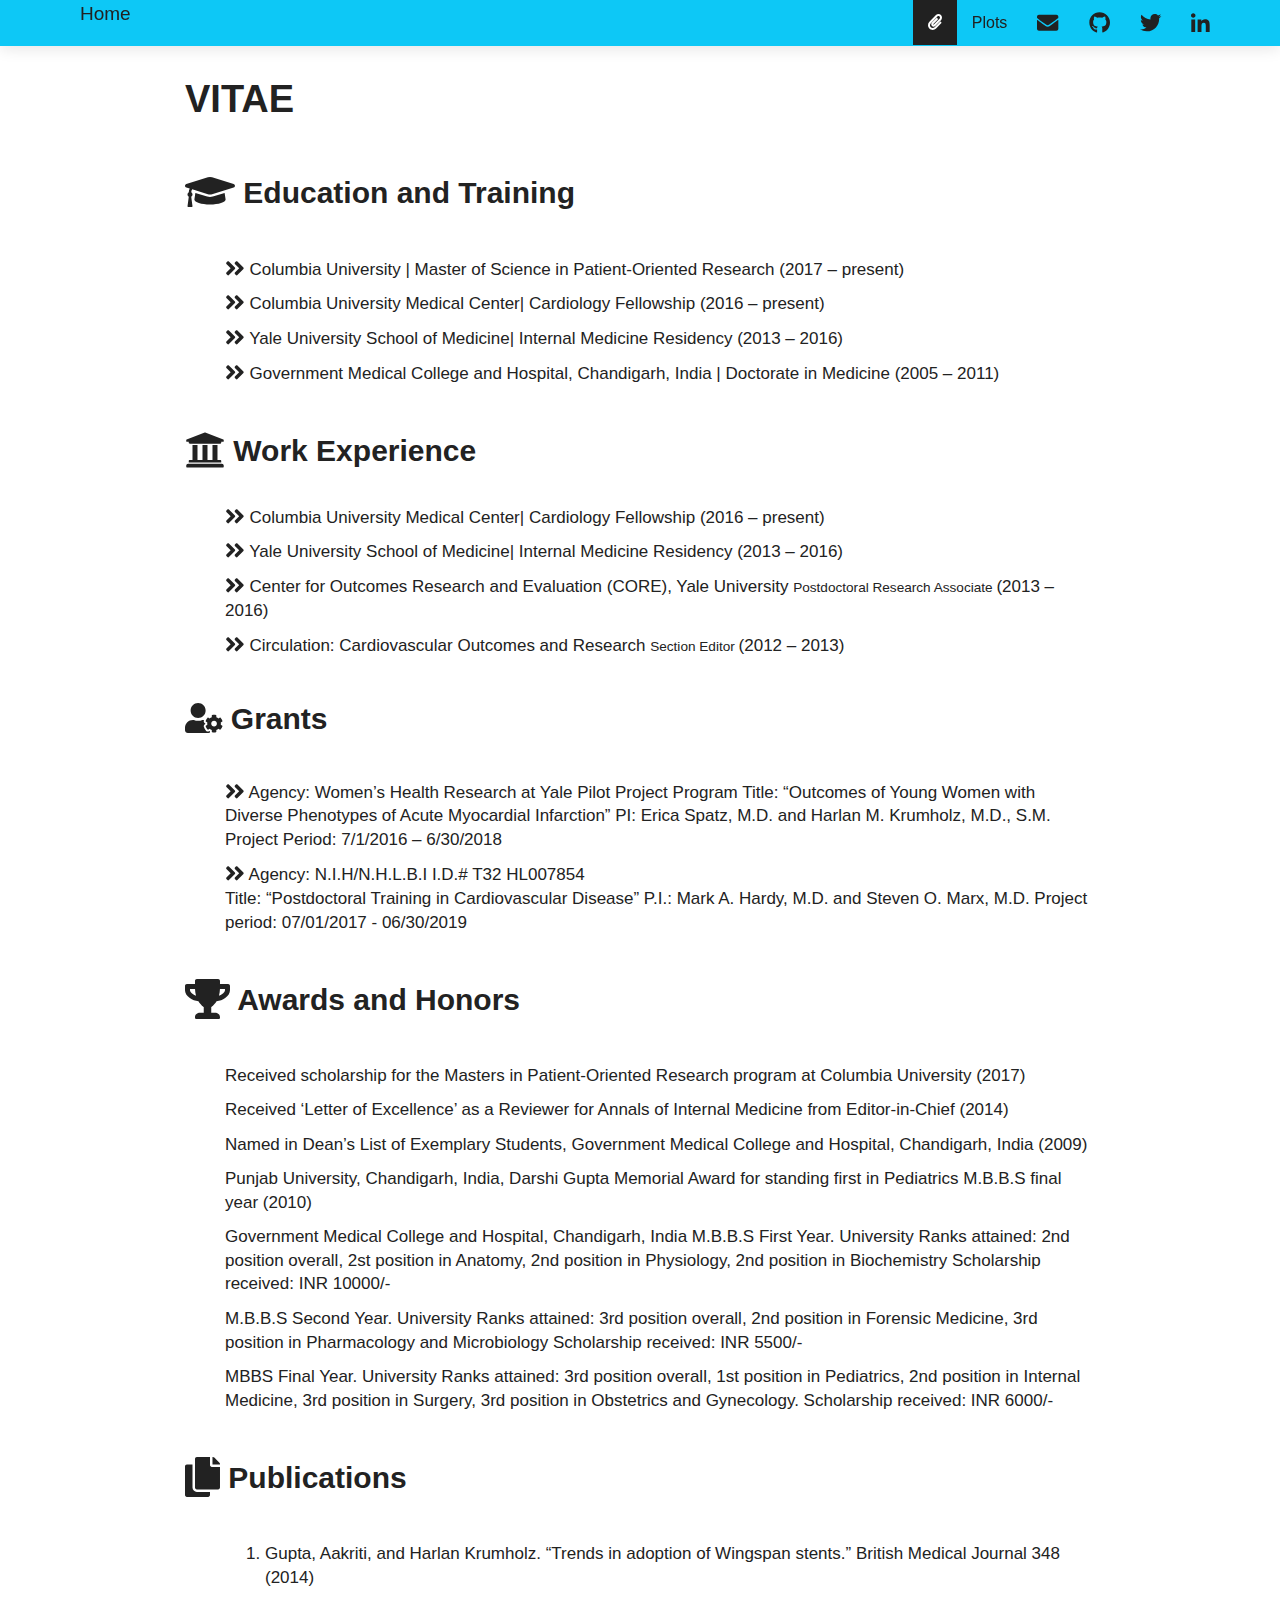
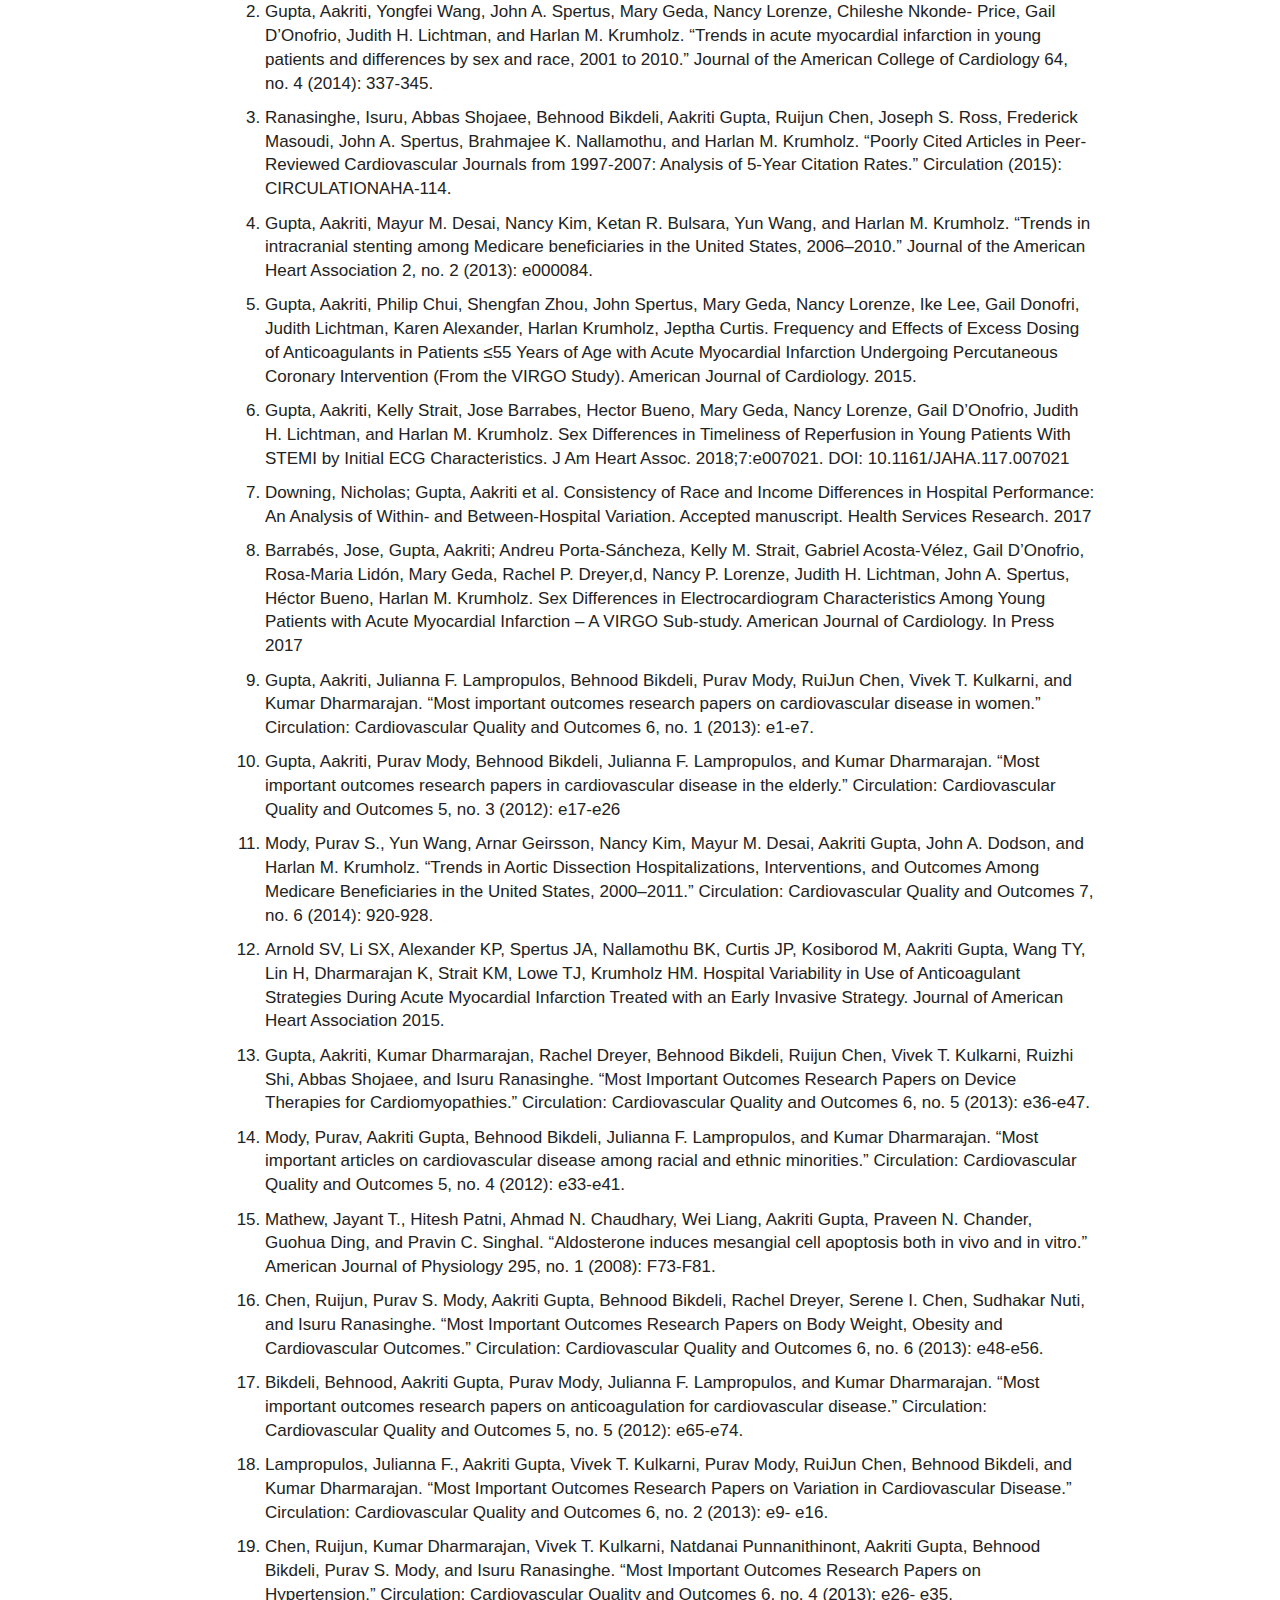
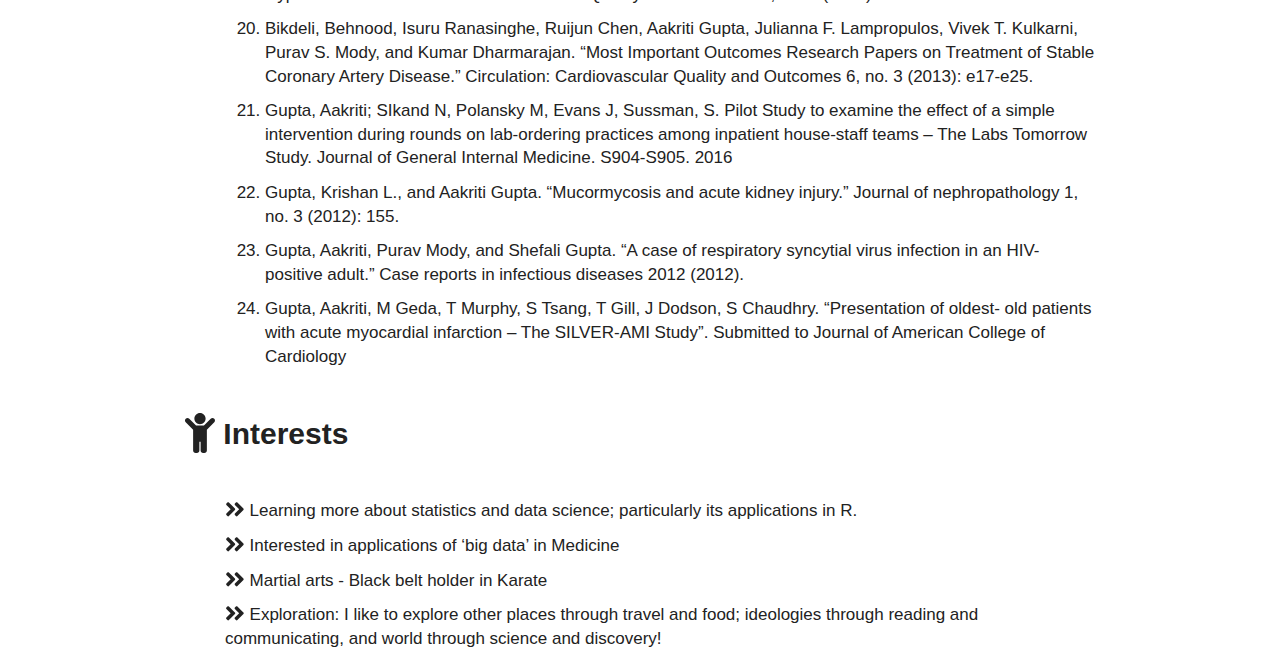
<file: about.html>
<!DOCTYPE html>

<html xmlns="http://www.w3.org/1999/xhtml">

<head>

<meta charset="utf-8" />
<meta http-equiv="Content-Type" content="text/html; charset=utf-8" />
<meta name="generator" content="pandoc" />




<title>VITAE</title>

<script src="site_libs/jquery-1.11.3/jquery.min.js"></script>
<meta name="viewport" content="width=device-width, initial-scale=1" />
<link href="site_libs/bootstrap-3.3.5/css/yeti.min.css" rel="stylesheet" />
<script src="site_libs/bootstrap-3.3.5/js/bootstrap.min.js"></script>
<script src="site_libs/bootstrap-3.3.5/shim/html5shiv.min.js"></script>
<script src="site_libs/bootstrap-3.3.5/shim/respond.min.js"></script>
<script src="site_libs/navigation-1.1/tabsets.js"></script>
<link href="site_libs/font-awesome-5.0.13/css/fa-svg-with-js.css" rel="stylesheet" />
<script src="site_libs/font-awesome-5.0.13/js/fontawesome-all.min.js"></script>
<script src="site_libs/font-awesome-5.0.13/js/fa-v4-shims.min.js"></script>




<style type="text/css">
h1 {
  font-size: 34px;
}
h1.title {
  font-size: 38px;
}
h2 {
  font-size: 30px;
}
h3 {
  font-size: 24px;
}
h4 {
  font-size: 18px;
}
h5 {
  font-size: 16px;
}
h6 {
  font-size: 12px;
}
.table th:not([align]) {
  text-align: left;
}
</style>

<link rel="stylesheet" href="style.css" type="text/css" />

</head>

<body>

<style type = "text/css">
.main-container {
  max-width: 940px;
  margin-left: auto;
  margin-right: auto;
}
code {
  color: inherit;
  background-color: rgba(0, 0, 0, 0.04);
}
img {
  max-width:100%;
  height: auto;
}
.tabbed-pane {
  padding-top: 12px;
}
.html-widget {
  margin-bottom: 20px;
}
button.code-folding-btn:focus {
  outline: none;
}
</style>


<style type="text/css">
/* padding for bootstrap navbar */
body {
  padding-top: 45px;
  padding-bottom: 40px;
}
/* offset scroll position for anchor links (for fixed navbar)  */
.section h1 {
  padding-top: 50px;
  margin-top: -50px;
}

.section h2 {
  padding-top: 50px;
  margin-top: -50px;
}
.section h3 {
  padding-top: 50px;
  margin-top: -50px;
}
.section h4 {
  padding-top: 50px;
  margin-top: -50px;
}
.section h5 {
  padding-top: 50px;
  margin-top: -50px;
}
.section h6 {
  padding-top: 50px;
  margin-top: -50px;
}
</style>

<script>
// manage active state of menu based on current page
$(document).ready(function () {
  // active menu anchor
  href = window.location.pathname
  href = href.substr(href.lastIndexOf('/') + 1)
  if (href === "")
    href = "index.html";
  var menuAnchor = $('a[href="' + href + '"]');

  // mark it active
  menuAnchor.parent().addClass('active');

  // if it's got a parent navbar menu mark it active as well
  menuAnchor.closest('li.dropdown').addClass('active');
});
</script>


<div class="container-fluid main-container">

<!-- tabsets -->
<script>
$(document).ready(function () {
  window.buildTabsets("TOC");
});
</script>

<!-- code folding -->






<div class="navbar navbar-default  navbar-fixed-top" role="navigation">
  <div class="container">
    <div class="navbar-header">
      <button type="button" class="navbar-toggle collapsed" data-toggle="collapse" data-target="#navbar">
        <span class="icon-bar"></span>
        <span class="icon-bar"></span>
        <span class="icon-bar"></span>
      </button>
      <a class="navbar-brand" href="index.html">Home</a>
    </div>
    <div id="navbar" class="navbar-collapse collapse">
      <ul class="nav navbar-nav">
        
      </ul>
      <ul class="nav navbar-nav navbar-right">
        <li>
  <a href="about.html">
    <span class="fa fa fa fa-paperclip"></span>
     
  </a>
</li>
<li>
  <a href="p9105_hw4_pb2_ag3786.html">Plots</a>
</li>
<li>
  <a href="mailto:aak.gupta15@gmail.com">
    <span class="fa fa-envelope fa-lg"></span>
     
  </a>
</li>
<li>
  <a href="https://github.com/gupta15">
    <span class="fa fa-github fa-lg"></span>
     
  </a>
</li>
<li>
  <a href="https://twitter.com/aakriti_15">
    <span class="fa fa fa fa-twitter fa-lg"></span>
     
  </a>
</li>
<li>
  <a href="https://www.linkedin.com/in/aakriti-gupta-2245326a/">
    <span class="fa fa fa fa-linkedin fa-lg"></span>
     
  </a>
</li>
      </ul>
    </div><!--/.nav-collapse -->
  </div><!--/.container -->
</div><!--/.navbar -->

<div class="fluid-row" id="header">



<h1 class="title toc-ignore">VITAE</h1>

</div>


<div id="education-and-training" class="section level2">
<h2><i class="fa fa-graduation-cap fa-lg"></i> Education and Training</h2>
<p><br></p>
<ul>
<i class="fa fa-angle-double-right fa-lg"></i> Columbia University | Master of Science in Patient-Oriented Research (2017 – present)
</ul>
<ul>
<i class="fa fa-angle-double-right fa-lg"></i> Columbia University Medical Center| Cardiology Fellowship (2016 – present)
</ul>
<ul>
<i class="fa fa-angle-double-right fa-lg"></i> Yale University School of Medicine| Internal Medicine Residency (2013 – 2016)
</ul>
<ul>
<i class="fa fa-angle-double-right fa-lg"></i> Government Medical College and Hospital, Chandigarh, India | Doctorate in Medicine (2005 – 2011)
</ul>
<p><br></p>
</div>
<div id="work-experience" class="section level2">
<h2><i class="fa fa-institution fa-lg"></i> Work Experience</h2>
<br>
<ul>
<i class="fa fa-angle-double-right fa-lg"></i> Columbia University Medical Center| Cardiology Fellowship (2016 – present)
</ul>
<ul>
<i class="fa fa-angle-double-right fa-lg"></i> Yale University School of Medicine| Internal Medicine Residency (2013 – 2016)
</ul>
<ul>
<i class="fa fa-angle-double-right fa-lg"></i> Center for Outcomes Research and Evaluation (CORE), Yale University <small> Postdoctoral Research Associate </small> (2013 – 2016)
</ul>
<ul>
<i class="fa fa-angle-double-right fa-lg"></i> Circulation: Cardiovascular Outcomes and Research <small> Section Editor </small> (2012 – 2013)
</ul>
<p><br></p>
</div>
<div id="grants" class="section level2">
<h2><i class="fas fa-user-cog"></i> Grants</h2>
<p><br></p>
<ul>
<i class="fa fa-angle-double-right fa-lg"></i> Agency: Women’s Health Research at Yale Pilot Project Program Title: “Outcomes of Young Women with Diverse Phenotypes of Acute Myocardial Infarction” PI: Erica Spatz, M.D. and Harlan M. Krumholz, M.D., S.M. Project Period: 7/1/2016 – 6/30/2018
</ul>
<ul>
<i class="fa fa-angle-double-right fa-lg"></i> Agency: N.I.H/N.H.L.B.I I.D.# T32 HL007854<br />
Title: “Postdoctoral Training in Cardiovascular Disease” P.I.: Mark A. Hardy, M.D. and Steven O. Marx, M.D. Project period: 07/01/2017 - 06/30/2019
</ul>
<p><br></p>
</div>
<div id="awards-and-honors" class="section level2">
<h2><i class="fa fa-trophy fa-lg"></i> Awards and Honors</h2>
<p><br></p>
<ul>
<p>Received scholarship for the Masters in Patient-Oriented Research program at Columbia University (2017)</p>
<p>Received ‘Letter of Excellence’ as a Reviewer for Annals of Internal Medicine from Editor-in-Chief (2014)</p>
<p>Named in Dean’s List of Exemplary Students, Government Medical College and Hospital, Chandigarh, India (2009)</p>
<p>Punjab University, Chandigarh, India, Darshi Gupta Memorial Award for standing first in Pediatrics M.B.B.S final year (2010)</p>
<p>Government Medical College and Hospital, Chandigarh, India M.B.B.S First Year. University Ranks attained: 2nd position overall, 2st position in Anatomy, 2nd position in Physiology, 2nd position in Biochemistry Scholarship received: INR 10000/-</p>
<p>M.B.B.S Second Year. University Ranks attained: 3rd position overall, 2nd position in Forensic Medicine, 3rd position in Pharmacology and Microbiology Scholarship received: INR 5500/-</p>
<p>MBBS Final Year. University Ranks attained: 3rd position overall, 1st position in Pediatrics, 2nd position in Internal Medicine, 3rd position in Surgery, 3rd position in Obstetrics and Gynecology. Scholarship received: INR 6000/-</p>
</ul>
<p><br></p>
</div>
<div id="publications" class="section level2">
<h2><i class="fa fa-copy fa-lg"></i> Publications</h2>
<p><br></p>
<ul>
<ol style="list-style-type: decimal">
<li><p>Gupta, Aakriti, and Harlan Krumholz. “Trends in adoption of Wingspan stents.” British Medical Journal 348 (2014)</p></li>
<li><p>Gupta, Aakriti, Yongfei Wang, John A. Spertus, Mary Geda, Nancy Lorenze, Chileshe Nkonde- Price, Gail D’Onofrio, Judith H. Lichtman, and Harlan M. Krumholz. “Trends in acute myocardial infarction in young patients and differences by sex and race, 2001 to 2010.” Journal of the American College of Cardiology 64, no. 4 (2014): 337-345.</p></li>
<li><p>Ranasinghe, Isuru, Abbas Shojaee, Behnood Bikdeli, Aakriti Gupta, Ruijun Chen, Joseph S. Ross, Frederick Masoudi, John A. Spertus, Brahmajee K. Nallamothu, and Harlan M. Krumholz. “Poorly Cited Articles in Peer-Reviewed Cardiovascular Journals from 1997-2007: Analysis of 5-Year Citation Rates.” Circulation (2015): CIRCULATIONAHA-114.</p></li>
<li><p>Gupta, Aakriti, Mayur M. Desai, Nancy Kim, Ketan R. Bulsara, Yun Wang, and Harlan M. Krumholz. “Trends in intracranial stenting among Medicare beneficiaries in the United States, 2006–2010.” Journal of the American Heart Association 2, no. 2 (2013): e000084.</p></li>
<li><p>Gupta, Aakriti, Philip Chui, Shengfan Zhou, John Spertus, Mary Geda, Nancy Lorenze, Ike Lee, Gail Donofri, Judith Lichtman, Karen Alexander, Harlan Krumholz, Jeptha Curtis. Frequency and Effects of Excess Dosing of Anticoagulants in Patients ≤55 Years of Age with Acute Myocardial Infarction Undergoing Percutaneous Coronary Intervention (From the VIRGO Study). American Journal of Cardiology. 2015.</p></li>
<li><p>Gupta, Aakriti, Kelly Strait, Jose Barrabes, Hector Bueno, Mary Geda, Nancy Lorenze, Gail D’Onofrio, Judith H. Lichtman, and Harlan M. Krumholz. Sex Differences in Timeliness of Reperfusion in Young Patients With STEMI by Initial ECG Characteristics. J Am Heart Assoc. 2018;7:e007021. DOI: 10.1161/JAHA.117.007021</p></li>
<li><p>Downing, Nicholas; Gupta, Aakriti et al. Consistency of Race and Income Differences in Hospital Performance: An Analysis of Within- and Between-Hospital Variation. Accepted manuscript. Health Services Research. 2017</p></li>
<li><p>Barrabés, Jose, Gupta, Aakriti; Andreu Porta-Sáncheza, Kelly M. Strait, Gabriel Acosta-Vélez, Gail D’Onofrio, Rosa-Maria Lidón, Mary Geda, Rachel P. Dreyer,d, Nancy P. Lorenze, Judith H. Lichtman, John A. Spertus, Héctor Bueno, Harlan M. Krumholz. Sex Differences in Electrocardiogram Characteristics Among Young Patients with Acute Myocardial Infarction – A VIRGO Sub-study. American Journal of Cardiology. In Press 2017</p></li>
<li><p>Gupta, Aakriti, Julianna F. Lampropulos, Behnood Bikdeli, Purav Mody, RuiJun Chen, Vivek T. Kulkarni, and Kumar Dharmarajan. “Most important outcomes research papers on cardiovascular disease in women.” Circulation: Cardiovascular Quality and Outcomes 6, no. 1 (2013): e1-e7.</p></li>
<li><p>Gupta, Aakriti, Purav Mody, Behnood Bikdeli, Julianna F. Lampropulos, and Kumar Dharmarajan. “Most important outcomes research papers in cardiovascular disease in the elderly.” Circulation: Cardiovascular Quality and Outcomes 5, no. 3 (2012): e17-e26</p></li>
<li><p>Mody, Purav S., Yun Wang, Arnar Geirsson, Nancy Kim, Mayur M. Desai, Aakriti Gupta, John A. Dodson, and Harlan M. Krumholz. “Trends in Aortic Dissection Hospitalizations, Interventions, and Outcomes Among Medicare Beneficiaries in the United States, 2000–2011.” Circulation: Cardiovascular Quality and Outcomes 7, no. 6 (2014): 920-928.</p></li>
<li><p>Arnold SV, Li SX, Alexander KP, Spertus JA, Nallamothu BK, Curtis JP, Kosiborod M, Aakriti Gupta, Wang TY, Lin H, Dharmarajan K, Strait KM, Lowe TJ, Krumholz HM. Hospital Variability in Use of Anticoagulant Strategies During Acute Myocardial Infarction Treated with an Early Invasive Strategy. Journal of American Heart Association 2015.</p></li>
<li><p>Gupta, Aakriti, Kumar Dharmarajan, Rachel Dreyer, Behnood Bikdeli, Ruijun Chen, Vivek T. Kulkarni, Ruizhi Shi, Abbas Shojaee, and Isuru Ranasinghe. “Most Important Outcomes Research Papers on Device Therapies for Cardiomyopathies.” Circulation: Cardiovascular Quality and Outcomes 6, no. 5 (2013): e36-e47.</p></li>
<li><p>Mody, Purav, Aakriti Gupta, Behnood Bikdeli, Julianna F. Lampropulos, and Kumar Dharmarajan. “Most important articles on cardiovascular disease among racial and ethnic minorities.” Circulation: Cardiovascular Quality and Outcomes 5, no. 4 (2012): e33-e41.</p></li>
<li><p>Mathew, Jayant T., Hitesh Patni, Ahmad N. Chaudhary, Wei Liang, Aakriti Gupta, Praveen N. Chander, Guohua Ding, and Pravin C. Singhal. “Aldosterone induces mesangial cell apoptosis both in vivo and in vitro.” American Journal of Physiology 295, no. 1 (2008): F73-F81.</p></li>
<li><p>Chen, Ruijun, Purav S. Mody, Aakriti Gupta, Behnood Bikdeli, Rachel Dreyer, Serene I. Chen, Sudhakar Nuti, and Isuru Ranasinghe. “Most Important Outcomes Research Papers on Body Weight, Obesity and Cardiovascular Outcomes.” Circulation: Cardiovascular Quality and Outcomes 6, no. 6 (2013): e48-e56.</p></li>
<li><p>Bikdeli, Behnood, Aakriti Gupta, Purav Mody, Julianna F. Lampropulos, and Kumar Dharmarajan. “Most important outcomes research papers on anticoagulation for cardiovascular disease.” Circulation: Cardiovascular Quality and Outcomes 5, no. 5 (2012): e65-e74.</p></li>
<li><p>Lampropulos, Julianna F., Aakriti Gupta, Vivek T. Kulkarni, Purav Mody, RuiJun Chen, Behnood Bikdeli, and Kumar Dharmarajan. “Most Important Outcomes Research Papers on Variation in Cardiovascular Disease.” Circulation: Cardiovascular Quality and Outcomes 6, no. 2 (2013): e9- e16.</p></li>
<li><p>Chen, Ruijun, Kumar Dharmarajan, Vivek T. Kulkarni, Natdanai Punnanithinont, Aakriti Gupta, Behnood Bikdeli, Purav S. Mody, and Isuru Ranasinghe. “Most Important Outcomes Research Papers on Hypertension.” Circulation: Cardiovascular Quality and Outcomes 6, no. 4 (2013): e26- e35.</p></li>
<li><p>Bikdeli, Behnood, Isuru Ranasinghe, Ruijun Chen, Aakriti Gupta, Julianna F. Lampropulos, Vivek T. Kulkarni, Purav S. Mody, and Kumar Dharmarajan. “Most Important Outcomes Research Papers on Treatment of Stable Coronary Artery Disease.” Circulation: Cardiovascular Quality and Outcomes 6, no. 3 (2013): e17-e25.</p></li>
<li><p>Gupta, Aakriti; SIkand N, Polansky M, Evans J, Sussman, S. Pilot Study to examine the effect of a simple intervention during rounds on lab-ordering practices among inpatient house-staff teams – The Labs Tomorrow Study. Journal of General Internal Medicine. S904-S905. 2016</p></li>
<li><p>Gupta, Krishan L., and Aakriti Gupta. “Mucormycosis and acute kidney injury.” Journal of nephropathology 1, no. 3 (2012): 155.</p></li>
<li><p>Gupta, Aakriti, Purav Mody, and Shefali Gupta. “A case of respiratory syncytial virus infection in an HIV-positive adult.” Case reports in infectious diseases 2012 (2012).</p></li>
<li><p>Gupta, Aakriti, M Geda, T Murphy, S Tsang, T Gill, J Dodson, S Chaudhry. “Presentation of oldest- old patients with acute myocardial infarction – The SILVER-AMI Study”. Submitted to Journal of American College of Cardiology</p></li>
</ol>
</ul>
<p><br></p>
</div>
<div id="interests" class="section level2">
<h2><i class="fa fa-child fa-lg"></i> Interests</h2>
<p><br></p>
<ul>
<i class="fa fa-angle-double-right fa-lg"></i> Learning more about statistics and data science; particularly its applications in R.
</ul>
<ul>
<i class="fa fa-angle-double-right fa-lg"></i> Interested in applications of ‘big data’ in Medicine
</ul>
<ul>
<i class="fa fa-angle-double-right fa-lg"></i> Martial arts - Black belt holder in Karate
</ul>
<ul>
<i class="fa fa-angle-double-right fa-lg"></i> Exploration: I like to explore other places through travel and food; ideologies through reading and communicating, and world through science and discovery!
</ul>
</div>




</div>

<script>

// add bootstrap table styles to pandoc tables
function bootstrapStylePandocTables() {
  $('tr.header').parent('thead').parent('table').addClass('table table-condensed');
}
$(document).ready(function () {
  bootstrapStylePandocTables();
});


</script>

<!-- dynamically load mathjax for compatibility with self-contained -->
<script>
  (function () {
    var script = document.createElement("script");
    script.type = "text/javascript";
    script.src  = "https://mathjax.rstudio.com/latest/MathJax.js?config=TeX-AMS-MML_HTMLorMML";
    document.getElementsByTagName("head")[0].appendChild(script);
  })();
</script>

</body>
</html>
</file>
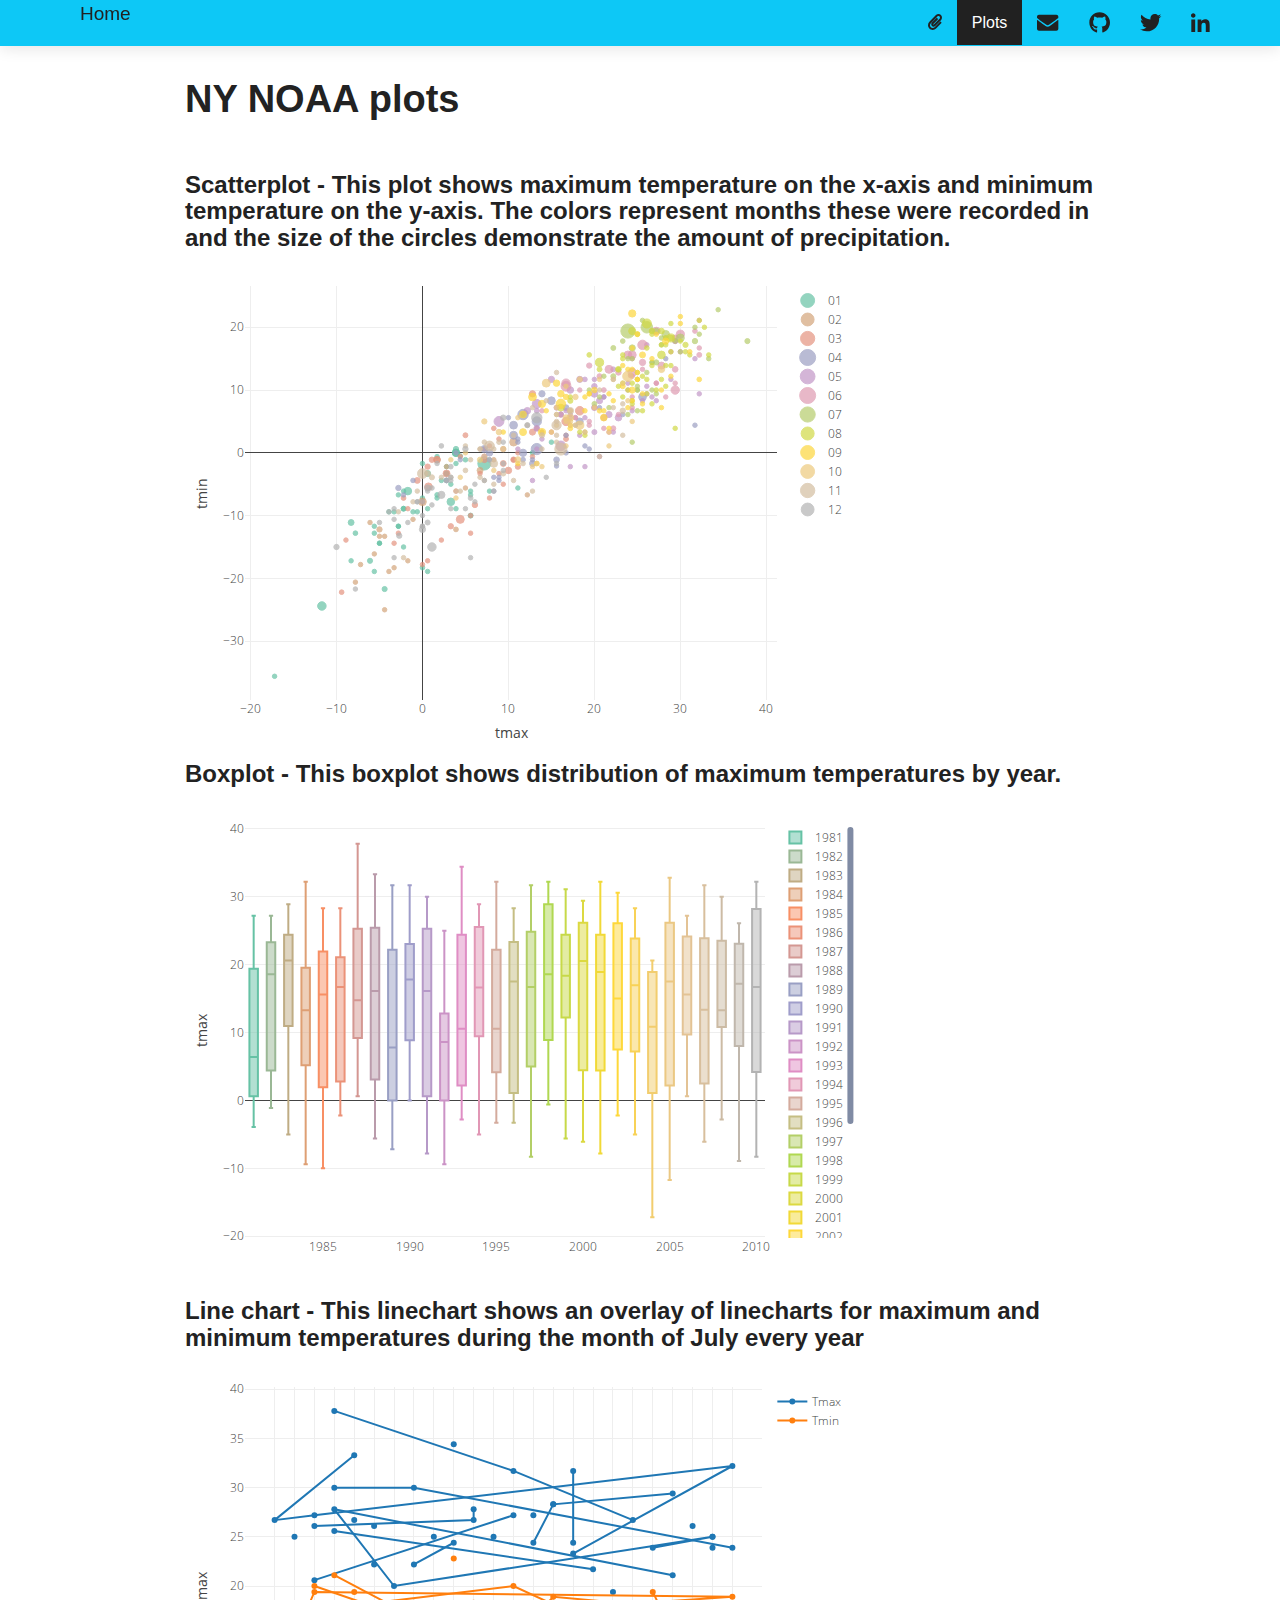
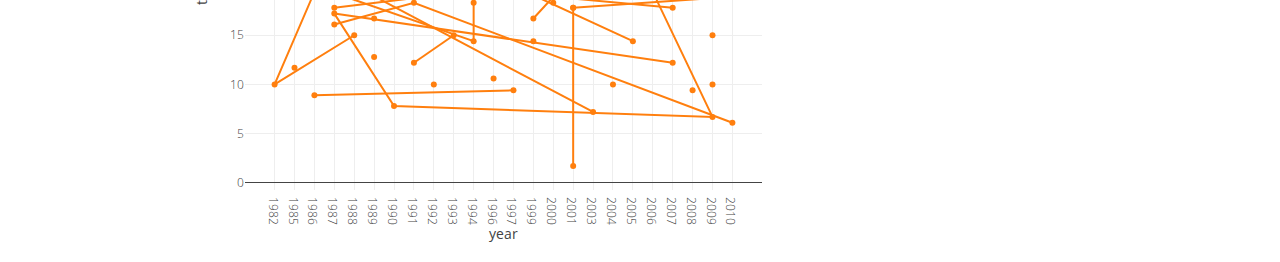
<file: p9105_hw4_pb2_ag3786.html>
<!DOCTYPE html>

<html xmlns="http://www.w3.org/1999/xhtml">

<head>

<meta charset="utf-8" />
<meta http-equiv="Content-Type" content="text/html; charset=utf-8" />
<meta name="generator" content="pandoc" />




<title>NY NOAA plots</title>

<script src="site_libs/jquery-1.11.3/jquery.min.js"></script>
<meta name="viewport" content="width=device-width, initial-scale=1" />
<link href="site_libs/bootstrap-3.3.5/css/yeti.min.css" rel="stylesheet" />
<script src="site_libs/bootstrap-3.3.5/js/bootstrap.min.js"></script>
<script src="site_libs/bootstrap-3.3.5/shim/html5shiv.min.js"></script>
<script src="site_libs/bootstrap-3.3.5/shim/respond.min.js"></script>
<script src="site_libs/navigation-1.1/tabsets.js"></script>
<script src="site_libs/htmlwidgets-1.2/htmlwidgets.js"></script>
<script src="site_libs/plotly-binding-4.8.0/plotly.js"></script>
<script src="site_libs/typedarray-0.1/typedarray.min.js"></script>
<link href="site_libs/crosstalk-1.0.0/css/crosstalk.css" rel="stylesheet" />
<script src="site_libs/crosstalk-1.0.0/js/crosstalk.min.js"></script>
<link href="site_libs/plotly-htmlwidgets-css-1.39.2/plotly-htmlwidgets.css" rel="stylesheet" />
<script src="site_libs/plotly-main-1.39.2/plotly-latest.min.js"></script>
<link href="site_libs/font-awesome-5.0.13/css/fa-svg-with-js.css" rel="stylesheet" />
<script src="site_libs/font-awesome-5.0.13/js/fontawesome-all.min.js"></script>
<script src="site_libs/font-awesome-5.0.13/js/fa-v4-shims.min.js"></script>




<style type="text/css">
h1 {
  font-size: 34px;
}
h1.title {
  font-size: 38px;
}
h2 {
  font-size: 30px;
}
h3 {
  font-size: 24px;
}
h4 {
  font-size: 18px;
}
h5 {
  font-size: 16px;
}
h6 {
  font-size: 12px;
}
.table th:not([align]) {
  text-align: left;
}
</style>

<link rel="stylesheet" href="style.css" type="text/css" />

</head>

<body>

<style type = "text/css">
.main-container {
  max-width: 940px;
  margin-left: auto;
  margin-right: auto;
}
code {
  color: inherit;
  background-color: rgba(0, 0, 0, 0.04);
}
img {
  max-width:100%;
  height: auto;
}
.tabbed-pane {
  padding-top: 12px;
}
.html-widget {
  margin-bottom: 20px;
}
button.code-folding-btn:focus {
  outline: none;
}
</style>


<style type="text/css">
/* padding for bootstrap navbar */
body {
  padding-top: 45px;
  padding-bottom: 40px;
}
/* offset scroll position for anchor links (for fixed navbar)  */
.section h1 {
  padding-top: 50px;
  margin-top: -50px;
}

.section h2 {
  padding-top: 50px;
  margin-top: -50px;
}
.section h3 {
  padding-top: 50px;
  margin-top: -50px;
}
.section h4 {
  padding-top: 50px;
  margin-top: -50px;
}
.section h5 {
  padding-top: 50px;
  margin-top: -50px;
}
.section h6 {
  padding-top: 50px;
  margin-top: -50px;
}
</style>

<script>
// manage active state of menu based on current page
$(document).ready(function () {
  // active menu anchor
  href = window.location.pathname
  href = href.substr(href.lastIndexOf('/') + 1)
  if (href === "")
    href = "index.html";
  var menuAnchor = $('a[href="' + href + '"]');

  // mark it active
  menuAnchor.parent().addClass('active');

  // if it's got a parent navbar menu mark it active as well
  menuAnchor.closest('li.dropdown').addClass('active');
});
</script>


<div class="container-fluid main-container">

<!-- tabsets -->
<script>
$(document).ready(function () {
  window.buildTabsets("TOC");
});
</script>

<!-- code folding -->






<div class="navbar navbar-default  navbar-fixed-top" role="navigation">
  <div class="container">
    <div class="navbar-header">
      <button type="button" class="navbar-toggle collapsed" data-toggle="collapse" data-target="#navbar">
        <span class="icon-bar"></span>
        <span class="icon-bar"></span>
        <span class="icon-bar"></span>
      </button>
      <a class="navbar-brand" href="index.html">Home</a>
    </div>
    <div id="navbar" class="navbar-collapse collapse">
      <ul class="nav navbar-nav">
        
      </ul>
      <ul class="nav navbar-nav navbar-right">
        <li>
  <a href="about.html">
    <span class="fa fa fa fa-paperclip"></span>
     
  </a>
</li>
<li>
  <a href="p9105_hw4_pb2_ag3786.html">Plots</a>
</li>
<li>
  <a href="mailto:aak.gupta15@gmail.com">
    <span class="fa fa-envelope fa-lg"></span>
     
  </a>
</li>
<li>
  <a href="https://github.com/gupta15">
    <span class="fa fa-github fa-lg"></span>
     
  </a>
</li>
<li>
  <a href="https://twitter.com/aakriti_15">
    <span class="fa fa fa fa-twitter fa-lg"></span>
     
  </a>
</li>
<li>
  <a href="https://www.linkedin.com/in/aakriti-gupta-2245326a/">
    <span class="fa fa fa fa-linkedin fa-lg"></span>
     
  </a>
</li>
      </ul>
    </div><!--/.nav-collapse -->
  </div><!--/.container -->
</div><!--/.navbar -->

<div class="fluid-row" id="header">



<h1 class="title toc-ignore">NY NOAA plots</h1>

</div>


<div id="scatterplot---this-plot-shows-maximum-temperature-on-the-x-axis-and-minimum-temperature-on-the-y-axis.-the-colors-represent-months-these-were-recorded-in-and-the-size-of-the-circles-demonstrate-the-amount-of-precipitation." class="section level3">
<h3>Scatterplot - This plot shows maximum temperature on the x-axis and minimum temperature on the y-axis. The colors represent months these were recorded in and the size of the circles demonstrate the amount of precipitation.</h3>
<div id="htmlwidget-87af62f41e0a8194d6a7" style="width:672px;height:480px;" class="plotly html-widget"></div>
<script type="application/json" data-for="htmlwidget-87af62f41e0a8194d6a7">{"x":{"visdat":{"50e0101f95f4":["function () ","plotlyVisDat"]},"cur_data":"50e0101f95f4","attrs":{"50e0101f95f4":{"x":{},"y":{},"color":{},"size":{},"alpha_stroke":1,"sizes":[10,100],"spans":[1,20]}},"layout":{"margin":{"b":40,"l":60,"t":25,"r":10},"xaxis":{"domain":[0,1],"automargin":true,"title":"tmax"},"yaxis":{"domain":[0,1],"automargin":true,"title":"tmin"},"hovermode":"closest","showlegend":true},"source":"A","config":{"modeBarButtonsToAdd":[{"name":"Collaborate","icon":{"width":1000,"ascent":500,"descent":-50,"path":"M487 375c7-10 9-23 5-36l-79-259c-3-12-11-23-22-31-11-8-22-12-35-12l-263 0c-15 0-29 5-43 15-13 10-23 23-28 37-5 13-5 25-1 37 0 0 0 3 1 7 1 5 1 8 1 11 0 2 0 4-1 6 0 3-1 5-1 6 1 2 2 4 3 6 1 2 2 4 4 6 2 3 4 5 5 7 5 7 9 16 13 26 4 10 7 19 9 26 0 2 0 5 0 9-1 4-1 6 0 8 0 2 2 5 4 8 3 3 5 5 5 7 4 6 8 15 12 26 4 11 7 19 7 26 1 1 0 4 0 9-1 4-1 7 0 8 1 2 3 5 6 8 4 4 6 6 6 7 4 5 8 13 13 24 4 11 7 20 7 28 1 1 0 4 0 7-1 3-1 6-1 7 0 2 1 4 3 6 1 1 3 4 5 6 2 3 3 5 5 6 1 2 3 5 4 9 2 3 3 7 5 10 1 3 2 6 4 10 2 4 4 7 6 9 2 3 4 5 7 7 3 2 7 3 11 3 3 0 8 0 13-1l0-1c7 2 12 2 14 2l218 0c14 0 25-5 32-16 8-10 10-23 6-37l-79-259c-7-22-13-37-20-43-7-7-19-10-37-10l-248 0c-5 0-9-2-11-5-2-3-2-7 0-12 4-13 18-20 41-20l264 0c5 0 10 2 16 5 5 3 8 6 10 11l85 282c2 5 2 10 2 17 7-3 13-7 17-13z m-304 0c-1-3-1-5 0-7 1-1 3-2 6-2l174 0c2 0 4 1 7 2 2 2 4 4 5 7l6 18c0 3 0 5-1 7-1 1-3 2-6 2l-173 0c-3 0-5-1-8-2-2-2-4-4-4-7z m-24-73c-1-3-1-5 0-7 2-2 3-2 6-2l174 0c2 0 5 0 7 2 3 2 4 4 5 7l6 18c1 2 0 5-1 6-1 2-3 3-5 3l-174 0c-3 0-5-1-7-3-3-1-4-4-5-6z"},"click":"function(gd) { \n        // is this being viewed in RStudio?\n        if (location.search == '?viewer_pane=1') {\n          alert('To learn about plotly for collaboration, visit:\\n https://cpsievert.github.io/plotly_book/plot-ly-for-collaboration.html');\n        } else {\n          window.open('https://cpsievert.github.io/plotly_book/plot-ly-for-collaboration.html', '_blank');\n        }\n      }"}],"cloud":false},"data":[{"x":[-2.2,0,-5.6,-7.8,3.9,11.1,-2.8,-4.4,-5.6,-1.1,3.9,0.6,-3.3,-1.7,-8.3,-17.2,5.6,-8.3,-11.7,0,2.8,-3.9,0.6,0,-5.6,2.8,7.8,1.7,1.7,1.7,-5,-2.2,-2.8,-6.1,5,11.7,5.6,-2.8,7.2,2.8,3.9,-2.2,-5,3.3,-2.2,0.6,3.9,3.9,3.3,12.8,-0.6,0.6,2.2,4.4,15,0,5.6],"y":[-8.9,-10.6,-12.8,-12.8,0,-5.6,-11.7,-21.7,-11.7,-9.4,-1.7,-9.4,-9.4,-6.1,-11.1,-35.6,-10,-17.2,-24.4,-1.7,-3.3,-9.4,-3.3,-18.3,-18.9,-4.4,-6.1,-7.2,-0.6,-6.7,-14.4,-6.1,-11.7,-17.2,-1.1,6.1,-6.1,-6.7,-1.7,-2.2,0.6,-15,-14.4,-7.8,-8.9,-8.9,0,-8.9,-5,0,-9.4,-18.9,-4.4,-0.5,1.7,-7.2,-6.7],"type":"scatter","mode":"markers","name":"01","marker":{"color":"rgba(102,194,165,1)","size":[10.8272058823529,null,10,10.8272058823529,27.7022058823529,10,10,12.9779411764706,10,10,10,null,10,28.5294117647059,17.1139705882353,10,12.4816176470588,10,35.9742647058823,10,13.8051470588235,10,17.9411764705882,10.4963235294118,10,10.8272058823529,10,10,10,10.4963235294118,10,10,10,12.9779411764706,10.8272058823529,10,10,10,85.2757352941177,10,14.1360294117647,10,10,28.8602941176471,12.4816176470588,10,26.3786764705882,10,10,10.8272058823529,10,10,10,10,10,10,10],"sizemode":"area","line":{"color":"rgba(102,194,165,1)"}},"textfont":{"color":"rgba(102,194,165,1)","size":[10.8272058823529,null,10,10.8272058823529,27.7022058823529,10,10,12.9779411764706,10,10,10,null,10,28.5294117647059,17.1139705882353,10,12.4816176470588,10,35.9742647058823,10,13.8051470588235,10,17.9411764705882,10.4963235294118,10,10.8272058823529,10,10,10,10.4963235294118,10,10,10,12.9779411764706,10.8272058823529,10,10,10,85.2757352941177,10,14.1360294117647,10,10,28.8602941176471,12.4816176470588,10,26.3786764705882,10,10,10.8272058823529,10,10,10,10,10,10,10]},"error_y":{"color":"rgba(102,194,165,1)","width":[]},"error_x":{"color":"rgba(102,194,165,1)","width":[]},"line":{"color":"rgba(102,194,165,1)"},"xaxis":"x","yaxis":"y","frame":null},{"x":[3.9,-6.1,2.8,-9.4,-1.1,-5.6,1.7,6.7,-4.4,-1.7,0.6,-5,2.8,5,-3.9,-7.8,1.1,8.3,-3.3,0,13.9,12.2,-5,-4.4,-7.2,10.6],"y":[-12.2,-11.1,-2.2,-17.8,-10.6,-16.1,-1.1,-2.8,-13.3,-17.2,-5,-13.3,0.6,-5.6,-18.9,-20.6,-6.1,-1.1,-18.3,-7.8,3.3,-6.7,-12.2,-25,-17.8,1.7],"type":"scatter","mode":"markers","name":"02","marker":{"color":"rgba(211,164,122,1)","size":[11.3235294117647,10,10,null,10,10,21.4154411764706,17.6102941176471,10,10,null,10,null,10,10,10,null,10,10,29.6875,10,10,14.1360294117647,10,10,29.6875],"sizemode":"area","line":{"color":"rgba(211,164,122,1)"}},"textfont":{"color":"rgba(211,164,122,1)","size":[11.3235294117647,10,10,null,10,10,21.4154411764706,17.6102941176471,10,10,null,10,null,10,10,10,null,10,10,29.6875,10,10,14.1360294117647,10,10,29.6875]},"error_y":{"color":"rgba(211,164,122,1)","width":[]},"error_x":{"color":"rgba(211,164,122,1)","width":[]},"line":{"color":"rgba(211,164,122,1)"},"xaxis":"x","yaxis":"y","frame":null},{"x":[8.9,7.2,9.4,-8.9,15,-1.7,-3.3,7.8,4.4,5.6,-9.4,16.7,9.4,12.8,7.2,11.1,5.6,16.7,-2.2,3.3,8.9,16.7,-2.8,1.7,0,12.8,0.7,10,3.9,5,3.3,2.2,11.1,10.6,7.8,10.6,4.4,0.6,6.7,-0.6,16.7,1.1,16.1,18.3,1.7,7.2,6.1,12.8,1.1,8.3,15,13.3,0.6,4.4,2.8,0],"y":[-3.3,0.6,-5,-13.9,-5,-8.9,-14.4,-7.2,-0.6,-12.8,-22.2,-5.6,-1.7,-0.6,-0.6,-2.2,-10,2.8,-7.2,-5.6,2.2,5,-12.8,-0.6,-17.8,3.3,-5.4,-2.8,-6.1,2.8,-11.7,-13.9,0,-1.1,1.1,-1.1,-10.6,-2.2,-3.3,-4.4,2.2,-1.1,6.1,6.7,-1.1,-1.1,-8.3,9.4,-5,3.9,3.3,3.9,-17.2,-8.3,-3.3,-7.8],"type":"scatter","mode":"markers","name":"03","marker":{"color":"rgba(229,147,127,1)","size":[10,10,10,10,null,10,10,10,10,10,10.8272058823529,null,16.7830882352941,10,14.1360294117647,14.1360294117647,10,10,11.3235294117647,null,10.4963235294118,35.1470588235294,10,null,10,18.7683823529412,29.0257352941176,20.9191176470588,10,12.1507352941176,14.1360294117647,10,10,10,10,15.4595588235294,31.8382352941176,14.1360294117647,10,16.7830882352941,12.1507352941176,14.6323529411765,12.1507352941176,37.2977941176471,20.5882352941176,16.7830882352941,14.6323529411765,19.5955882352941,null,10.4963235294118,10,10,10,null,24.2279411764706,10],"sizemode":"area","line":{"color":"rgba(229,147,127,1)"}},"textfont":{"color":"rgba(229,147,127,1)","size":[10,10,10,10,null,10,10,10,10,10,10.8272058823529,null,16.7830882352941,10,14.1360294117647,14.1360294117647,10,10,11.3235294117647,null,10.4963235294118,35.1470588235294,10,null,10,18.7683823529412,29.0257352941176,20.9191176470588,10,12.1507352941176,14.1360294117647,10,10,10,10,15.4595588235294,31.8382352941176,14.1360294117647,10,16.7830882352941,12.1507352941176,14.6323529411765,12.1507352941176,37.2977941176471,20.5882352941176,16.7830882352941,14.6323529411765,19.5955882352941,null,10.4963235294118,10,10,10,null,24.2279411764706,10]},"error_y":{"color":"rgba(229,147,127,1)","width":[]},"error_x":{"color":"rgba(229,147,127,1)","width":[]},"line":{"color":"rgba(229,147,127,1)"},"xaxis":"x","yaxis":"y","frame":null},{"x":[16.7,11.7,10.6,4.4,15.6,18.3,20.6,13.3,8.9,7.8,18.9,16.7,25.6,12.8,15.6,13.3,15,19.4,7.8,13.9,7.2,12.8,8.3,-2.2,11.1,8.9,21.1,10.6,31.7,-1.1,23.3,8.3,11.7,10,16.7,11.1,11.7,-2.8,28.3,3.9,2.8],"y":[7.2,6.1,2.8,-1.1,-2.1,5,7.2,0.6,-4.4,0,1.1,2.8,8.9,-1.7,-1.1,5,8.3,0.6,-1.1,9.4,0.6,-1.1,-6.1,-6.7,2.2,-3.9,8.9,4.4,4.4,-4.4,6.1,-3.9,-1.1,5.6,0,1.7,0,-5.6,15,0,-4.4],"type":"scatter","mode":"markers","name":"04","marker":{"color":"rgba(156,159,194,1)","size":[16.2867647058824,54.1727941176471,31.0110294117647,10,10,24.2279411764706,10,62.9411764705882,10,21.7463235294118,10,10,29.6875,17.6102941176471,15.9558823529412,43.2536764705882,30.1838235294118,10,10.4963235294118,19.5955882352941,25.5514705882353,10,10,10,10,10,10,30.1838235294118,10,10.4963235294118,10,10,11.6544117647059,10,10.8272058823529,10,26.875,14.1360294117647,10,10,12.1507352941176],"sizemode":"area","line":{"color":"rgba(156,159,194,1)"}},"textfont":{"color":"rgba(156,159,194,1)","size":[16.2867647058824,54.1727941176471,31.0110294117647,10,10,24.2279411764706,10,62.9411764705882,10,21.7463235294118,10,10,29.6875,17.6102941176471,15.9558823529412,43.2536764705882,30.1838235294118,10,10.4963235294118,19.5955882352941,25.5514705882353,10,10,10,10,10,10,30.1838235294118,10,10.4963235294118,10,10,11.6544117647059,10,10.8272058823529,10,26.875,14.1360294117647,10,10,12.1507352941176]},"error_y":{"color":"rgba(156,159,194,1)","width":[]},"error_x":{"color":"rgba(156,159,194,1)","width":[]},"line":{"color":"rgba(156,159,194,1)"},"xaxis":"x","yaxis":"y","frame":null},{"x":[20,18.9,22.2,13.3,26.7,26.1,13.3,25.6,12.8,21.7,17.2,32.2,20.6,27.2,29.4,26.1,26.1,22.8,22.2,18.3,13.3,23.9,9.4,16.1,20.6,17.2,20,8.9,24.4,18.3,21.7,20,11.1,16.1,16.7,28.9,17.2,28.9,21.1,15,20,13.9,22.2,17.2,17.8,13.3,31.7,18.9,15.6,20,12.2,18.9],"y":[3.3,5.6,3.3,7.8,8.9,9.4,3.9,8.3,-4.4,6.1,10,9.4,8.3,8.3,17.8,10.6,17.2,5.6,2.2,11.7,0.6,11.1,0.6,6.1,-0.6,6.1,10.6,5,6.7,2.8,6.7,9.4,0.6,1.1,6.7,11.7,5.6,10.6,8.9,11.7,7.2,2.2,13.3,-2.2,5.6,6.7,15,11.7,7.2,11.7,6.7,-2.2],"type":"scatter","mode":"markers","name":"05","marker":{"color":"rgba(194,150,199,1)","size":[12.4816176470588,10,10,39.7794117647059,10,10,17.1139705882353,10,10,18.7683823529412,21.4154411764706,10,18.7683823529412,10,14.1360294117647,10,10,21.4154411764706,null,18.7683823529412,10,10,12.9779411764706,15.4595588235294,10,10,14.9632352941176,49.0441176470588,10,10,null,23.0698529411765,10,47.8860294117647,10,10,10,null,10,19.2647058823529,16.2867647058824,10,12.1507352941176,10,10,12.1507352941176,10,10.8272058823529,12.9779411764706,10,21.4154411764706,10],"sizemode":"area","line":{"color":"rgba(194,150,199,1)"}},"textfont":{"color":"rgba(194,150,199,1)","size":[12.4816176470588,10,10,39.7794117647059,10,10,17.1139705882353,10,10,18.7683823529412,21.4154411764706,10,18.7683823529412,10,14.1360294117647,10,10,21.4154411764706,null,18.7683823529412,10,10,12.9779411764706,15.4595588235294,10,10,14.9632352941176,49.0441176470588,10,10,null,23.0698529411765,10,47.8860294117647,10,10,10,null,10,19.2647058823529,16.2867647058824,10,12.1507352941176,10,10,12.1507352941176,10,10.8272058823529,12.9779411764706,10,21.4154411764706,10]},"error_y":{"color":"rgba(194,150,199,1)","width":[]},"error_x":{"color":"rgba(194,150,199,1)","width":[]},"line":{"color":"rgba(194,150,199,1)"},"xaxis":"x","yaxis":"y","frame":null},{"x":[27.2,24.4,22.2,27.8,30,16.7,28.3,27.2,32.2,19.4,20,19.4,29.4,23.9,18.3,21.1,24.2,21.7,24.4,29.4,29.4,24.4,32.2,21.1,27.2,28.9,25.6,25.6,24.4,24.4,17.8,13.9,31.7,19.4,21.7,22.8,22.8,23.9,20.6,21.1,27.8,30,29.4,16.7,25.6,24.4,32.2,29.4],"y":[11.1,8.9,3.9,13.9,16.1,10.6,8.9,11.1,15.6,13.9,7.2,4.4,18.3,15.6,10,3.9,12.3,13.3,15.6,11.1,17.8,7.2,21.1,10,19.4,16.1,14.4,17.2,15,12.8,5.6,6.7,19.4,5,3.3,6.1,12.8,10,12.2,5.6,21.1,18.9,13.3,11.1,13.3,12.2,16.7,10],"type":"scatter","mode":"markers","name":"06","marker":{"color":"rgba(223,155,177,1)","size":[10,10,12.4816176470588,24.7242647058824,10,48.7132352941176,10,10,12.1507352941176,14.1360294117647,10,10,17.6102941176471,30.1838235294118,10,10,10,31.5073529411765,31.8382352941176,10,10,10,10,11.6544117647059,29.3566176470588,10,19.5955882352941,44.4117647058824,10,33.9889705882353,10,10,10.8272058823529,10,10,10,14.6323529411765,10,12.9779411764706,18.4375,null,32.3345588235294,15.9558823529412,35.1470588235294,10,10,10,34.8161764705882],"sizemode":"area","line":{"color":"rgba(223,155,177,1)"}},"textfont":{"color":"rgba(223,155,177,1)","size":[10,10,12.4816176470588,24.7242647058824,10,48.7132352941176,10,10,12.1507352941176,14.1360294117647,10,10,17.6102941176471,30.1838235294118,10,10,10,31.5073529411765,31.8382352941176,10,10,10,10,11.6544117647059,29.3566176470588,10,19.5955882352941,44.4117647058824,10,33.9889705882353,10,10,10.8272058823529,10,10,10,14.6323529411765,10,12.9779411764706,18.4375,null,32.3345588235294,15.9558823529412,35.1470588235294,10,10,10,34.8161764705882]},"error_y":{"color":"rgba(223,155,177,1)","width":[]},"error_x":{"color":"rgba(223,155,177,1)","width":[]},"line":{"color":"rgba(223,155,177,1)"},"xaxis":"x","yaxis":"y","frame":null},{"x":[31.7,24.4,26.7,25,26.1,24.4,22.2,23.9,25,20,27.8,21.1,25,25,28.3,25,27.2,20.6,34.4,26.1,26.7,27.8,23.9,30,30,23.9,26.1,27.2,29.4,28.3,24.4,25.6,21.7,19.4,33.3,26.7,27.2,32.2,23.3,22.2,37.8,31.7,26.7],"y":[17.8,1.7,19.4,10.6,9.4,15,12.2,19.4,6.7,7.8,17.2,12.2,10,10,18.3,11.7,9.4,8.9,22.8,20,14.4,18.3,15,16.1,18.3,6.1,12.8,14.4,17.8,18.9,16.7,21.1,7.2,10,15,10,19.4,18.9,17.8,16.7,17.8,20,14.4],"type":"scatter","mode":"markers","name":"07","marker":{"color":"rgba(182,204,108,1)","size":[14.1360294117647,10,10,10,null,10,12.4816176470588,100,10,11.6544117647059,10,10,10,10,10,10,10,10,10,66.25,10,10.4963235294118,10,10,31.0110294117647,10,10,13.3088235294118,10,27.2058823529412,19.5955882352941,10,10,10,10,10,15.9558823529412,10,10.8272058823529,12.1507352941176,12.9779411764706,10,10],"sizemode":"area","line":{"color":"rgba(182,204,108,1)"}},"textfont":{"color":"rgba(182,204,108,1)","size":[14.1360294117647,10,10,10,null,10,12.4816176470588,100,10,11.6544117647059,10,10,10,10,10,10,10,10,10,66.25,10,10.4963235294118,10,10,31.0110294117647,10,10,13.3088235294118,10,27.2058823529412,19.5955882352941,10,10,10,10,10,15.9558823529412,10,10.8272058823529,12.1507352941176,12.9779411764706,10,10]},"error_y":{"color":"rgba(182,204,108,1)","width":[]},"error_x":{"color":"rgba(182,204,108,1)","width":[]},"line":{"color":"rgba(182,204,108,1)"},"xaxis":"x","yaxis":"y","frame":null},{"x":[19.4,23.3,28.9,18.9,27.8,23.3,22.8,25.6,28.3,28.9,24.4,24.4,26.1,28.9,30.6,26.1,17.2,26.1,20.6,17.2,30,25,16.1,27.8,23.9,23.3,18.3,28.9,24.4,26.7,33.3,22.8,23.3,25.6,28.9,28.3,22.8,29.4,26.7,31.1,27.8,30.6,26.7,26.7,26.1,32.8,27.8,24.4,25,28.3,28.3,32.2,26.7,27.2,20.6],"y":[15.6,15,20.6,2.8,11.7,11.1,13.3,6.7,18.3,13.9,7.8,8.3,11.7,16.1,16.1,16.7,8.9,20.6,13.3,8.3,17.8,18.9,7.2,15.6,10,15.6,3.3,18.3,11.1,7.8,15.6,13.3,8.9,12.2,18.3,17.2,10.6,3.9,18.9,15.6,17.2,17.2,12.2,13.9,9.4,20,19.4,19.4,12.8,13.9,10.6,21.1,19.4,10,14.4],"type":"scatter","mode":"markers","name":"08","marker":{"color":"rgba(209,217,69,1)","size":[10.8272058823529,10,10,10,10,10,10,10,10.8272058823529,10,10,10,10,10,10,10.8272058823529,10,41.5992647058824,12.1507352941176,13.3088235294118,10,11.6544117647059,23.4007352941176,29.3566176470588,10,10,10,32.6654411764706,10,10,10,16.7830882352941,10,10,14.1360294117647,10,10,10,10,10,10,13.8051470588235,null,10,10,10,16.2867647058824,25.5514705882353,10,10,10,10,15.4595588235294,10,33.9889705882353],"sizemode":"area","line":{"color":"rgba(209,217,69,1)"}},"textfont":{"color":"rgba(209,217,69,1)","size":[10.8272058823529,10,10,10,10,10,10,10,10.8272058823529,10,10,10,10,10,10,10.8272058823529,10,41.5992647058824,12.1507352941176,13.3088235294118,10,11.6544117647059,23.4007352941176,29.3566176470588,10,10,10,32.6654411764706,10,10,10,16.7830882352941,10,10,14.1360294117647,10,10,10,10,10,10,13.8051470588235,null,10,10,10,16.2867647058824,25.5514705882353,10,10,10,10,15.4595588235294,10,33.9889705882353]},"error_y":{"color":"rgba(209,217,69,1)","width":[]},"error_x":{"color":"rgba(209,217,69,1)","width":[]},"line":{"color":"rgba(209,217,69,1)"},"xaxis":"x","yaxis":"y","frame":null},{"x":[21.7,30,11.1,25,17.2,11.7,25,14.4,18.9,24.4,23.3,24.4,15.6,27.2,28.3,19.4,25.6,23.9,31.1,27.8,30,28.9,16.1,13.3,13.9,17.2,25,24.4,12.8,21.1,23.9,25.6,24.4,20,21.1,25.6,19.4,27.8,11.7,20.6,32.2,25,13.9,22.2,24.4,21.7,18.9,16.7,26.7,18.9,9.4,23.3,16.1],"y":[3.9,20.6,-1.7,11.7,3.9,6.1,18.9,6.7,3.3,13.3,13.9,8.3,11.1,18.9,17.8,9.4,7.8,13.3,16.1,10,21.7,12.2,9.4,-1.7,7.8,4.4,11.7,22.2,8.9,5.6,7.2,9.4,16.7,10,6.7,15.6,9.4,7.2,3.3,6.7,11.7,12.8,3.3,8.3,10,9.4,8.9,8.9,15,6.7,3.3,10.6,7.8],"type":"scatter","mode":"markers","name":"09","marker":{"color":"rgba(253,215,61,1)","size":[10,10,10,10,11.6544117647059,23.8970588235294,12.1507352941176,10,10,10,10,10,20.5882352941176,10,20.0919117647059,10,10,10,10,10,10,10,20.9191176470588,10,26.0477941176471,10,10,26.0477941176471,30.1838235294118,21.7463235294118,10,10,10,15.4595588235294,10,17.6102941176471,10,10,24.2279411764706,10.8272058823529,10.8272058823529,10,27.2058823529412,10,19.2647058823529,10,10,14.1360294117647,10,10,10,12.1507352941176,44.9080882352941],"sizemode":"area","line":{"color":"rgba(253,215,61,1)"}},"textfont":{"color":"rgba(253,215,61,1)","size":[10,10,10,10,11.6544117647059,23.8970588235294,12.1507352941176,10,10,10,10,10,20.5882352941176,10,20.0919117647059,10,10,10,10,10,10,10,20.9191176470588,10,26.0477941176471,10,10,26.0477941176471,30.1838235294118,21.7463235294118,10,10,10,15.4595588235294,10,17.6102941176471,10,10,24.2279411764706,10.8272058823529,10.8272058823529,10,27.2058823529412,10,19.2647058823529,10,10,14.1360294117647,10,10,10,12.1507352941176,44.9080882352941]},"error_y":{"color":"rgba(253,215,61,1)","width":[]},"error_x":{"color":"rgba(253,215,61,1)","width":[]},"line":{"color":"rgba(253,215,61,1)"},"xaxis":"x","yaxis":"y","frame":null},{"x":[21.7,7.2,5,17.2,17.8,16.7,27.8,17.8,15.6,16.7,18.3,17.2,3.3,23.3,17.2,16.7,23.9,17.2,15.6,24.4,20.6,15.6,18.3,11.1,21.7,13.9,6.7,22.2,12.8,18.3,20,9.4,3.9,16.7,11.1,13.3,4.4,8.9,15,8.3,17.2,14.4,23.9],"y":[1.1,5,0,5.6,4.4,5,13.3,8.9,7.2,10.6,11.7,6.7,-1.1,11.1,5,1.1,12.2,6.7,6.1,5,11.7,4.4,1.1,-1.1,3.3,-2.2,-1.1,11.7,-2.2,4.4,7.2,0.6,-7.2,5.6,5.6,-1.7,-3.9,3.3,3.3,-2.8,4.4,11.1,8.3],"type":"scatter","mode":"markers","name":"10","marker":{"color":"rgba(237,202,125,1)","size":[10,13.8051470588235,10,24.2279411764706,10,10,20.5882352941176,14.6323529411765,10,10,14.1360294117647,10,10,10,11.6544117647059,10,54.5036764705882,10.4963235294118,10,10,10,10,null,18.4375,10,10,14.1360294117647,10,10,33.1617647058824,10,14.9632352941176,10,17.1139705882353,10,11.6544117647059,10,15.4595588235294,10,10,10,31.0110294117647,10],"sizemode":"area","line":{"color":"rgba(237,202,125,1)"}},"textfont":{"color":"rgba(237,202,125,1)","size":[10,13.8051470588235,10,24.2279411764706,10,10,20.5882352941176,14.6323529411765,10,10,14.1360294117647,10,10,10,11.6544117647059,10,54.5036764705882,10.4963235294118,10,10,10,10,null,18.4375,10,10,14.1360294117647,10,10,33.1617647058824,10,14.9632352941176,10,17.1139705882353,10,11.6544117647059,10,15.4595588235294,10,10,10,31.0110294117647,10]},"error_y":{"color":"rgba(237,202,125,1)","width":[]},"error_x":{"color":"rgba(237,202,125,1)","width":[]},"line":{"color":"rgba(237,202,125,1)"},"xaxis":"x","yaxis":"y","frame":null},{"x":[-2.2,14.4,9.4,6.7,11.7,23.3,-2.8,3.9,16.1,-0.6,15.6,10.6,15.6,-1.1,15.6,15.6,23.3,5,20.6,10.6,7.8,12.8,13.9,6.7,8.3,3.3,20.6,8.3,12.2,8.3,22.2,18.9,15.6,13.9,5.6,12.8,17.8,6.7,23.3,7.2,17.2,0,5,2.2,7.2,1.1,22.2,8.9,0.6,4.4,7.2,15.6],"y":[-16.7,8.3,-3.3,0.6,-1.7,2.8,-9.4,-6.1,0.6,-6.1,5,2.8,4.4,-7.8,2.8,6.1,6.7,-2.8,10,-4.4,1.1,7.2,2.8,-3.9,-5,-3.9,-0.6,0.6,4.4,-1.7,11.7,3.3,12.8,0.6,-1.1,-6.1,4.4,0.6,7.8,1.7,6.7,-3.3,1.1,-3.9,-4.4,-3.9,7.2,1.7,-3.3,-6.1,-0.6,1.7],"type":"scatter","mode":"markers","name":"11","marker":{"color":"rgba(212,190,160,1)","size":[10,10,12.4816176470588,10,10.8272058823529,10,10,10,73.5294117647059,10,10,10,42.7573529411765,10,10,10,14.9632352941176,10.8272058823529,10,10,46.5625,10,13.3088235294118,10,10,10,10,10,10,28.5294117647059,10,10,10,10,10,10,10,10,10,10.4963235294118,21.7463235294118,48.2169117647059,10,10,10,12.9779411764706,10,10.4963235294118,14.9632352941176,10,11.3235294117647,10],"sizemode":"area","line":{"color":"rgba(212,190,160,1)"}},"textfont":{"color":"rgba(212,190,160,1)","size":[10,10,12.4816176470588,10,10.8272058823529,10,10,10,73.5294117647059,10,10,10,42.7573529411765,10,10,10,14.9632352941176,10.8272058823529,10,10,46.5625,10,13.3088235294118,10,10,10,10,10,10,28.5294117647059,10,10,10,10,10,10,10,10,10,10.4963235294118,21.7463235294118,48.2169117647059,10,10,10,12.9779411764706,10,10.4963235294118,14.9632352941176,10,11.3235294117647,10]},"error_y":{"color":"rgba(212,190,160,1)","width":[]},"error_x":{"color":"rgba(212,190,160,1)","width":[]},"line":{"color":"rgba(212,190,160,1)"},"xaxis":"x","yaxis":"y","frame":null},{"x":[0.6,1.1,3.3,1.1,-5,9.4,3.9,-3.3,5.6,9.4,-0.6,5,3.3,1.1,0.6,3.3,5.6,15.6,9.4,-1.7,-10,2.2,12.2,8.3,1.7,6.1,-7.8,0,7.2,13.3,0,-3.9,-0.6,6.1,2.8,5,2.8,14.4,-2.7,9.4,0,0,0,-3.3,-3.3,7.8,2.2,3.3,0.6],"y":[-6.1,-15,-4.4,-8.3,-11.1,-1.7,-1.1,-8.9,-16.7,5.6,-7.8,-8.9,-3.9,-5.6,-5.6,-8.9,-7.2,-1.7,1.7,-11.1,-15,1.1,4.4,-6.1,-1.7,-7.8,-21.7,-11.7,-4.4,5.6,-7.8,-9.4,-7.8,-5,-4.4,0.6,-5,-3.9,-13.2,-2.8,-11.7,-10,-12.2,-16.7,-10.6,-1.1,-6.7,-2.2,-11.1],"type":"scatter","mode":"markers","name":"12","marker":{"color":"rgba(179,179,179,1)","size":[10,35.6433823529412,10,10.4963235294118,10,10,null,10,10,14.6323529411765,10,10,10.8272058823529,10.8272058823529,18.7683823529412,10,11.6544117647059,10,10,10,14.1360294117647,10.8272058823529,13.3088235294118,10,10,10,10,10,10,53.3455882352941,10,10.4963235294118,10,10,10,14.6323529411765,null,10,14.1360294117647,10,10.4963235294118,10,19.2647058823529,10,10,10,25.5514705882353,10.8272058823529,12.4816176470588],"sizemode":"area","line":{"color":"rgba(179,179,179,1)"}},"textfont":{"color":"rgba(179,179,179,1)","size":[10,35.6433823529412,10,10.4963235294118,10,10,null,10,10,14.6323529411765,10,10,10.8272058823529,10.8272058823529,18.7683823529412,10,11.6544117647059,10,10,10,14.1360294117647,10.8272058823529,13.3088235294118,10,10,10,10,10,10,53.3455882352941,10,10.4963235294118,10,10,10,14.6323529411765,null,10,14.1360294117647,10,10.4963235294118,10,19.2647058823529,10,10,10,25.5514705882353,10.8272058823529,12.4816176470588]},"error_y":{"color":"rgba(179,179,179,1)","width":[]},"error_x":{"color":"rgba(179,179,179,1)","width":[]},"line":{"color":"rgba(179,179,179,1)"},"xaxis":"x","yaxis":"y","frame":null}],"highlight":{"on":"plotly_click","persistent":false,"dynamic":false,"selectize":false,"opacityDim":0.2,"selected":{"opacity":1},"debounce":0},"base_url":"https://plot.ly"},"evals":["config.modeBarButtonsToAdd.0.click"],"jsHooks":[]}</script>
</div>
<div id="boxplot---this-boxplot-shows-distribution-of-maximum-temperatures-by-year." class="section level3">
<h3>Boxplot - This boxplot shows distribution of maximum temperatures by year.</h3>
<div id="htmlwidget-f18215fe66e5e04b2144" style="width:672px;height:480px;" class="plotly html-widget"></div>
<script type="application/json" data-for="htmlwidget-f18215fe66e5e04b2144">{"x":{"visdat":{"50e050869cc6":["function () ","plotlyVisDat"]},"cur_data":"50e050869cc6","attrs":{"50e050869cc6":{"y":{},"color":{},"colors":"Set2","alpha_stroke":1,"sizes":[10,100],"spans":[1,20],"type":"box"}},"layout":{"margin":{"b":40,"l":60,"t":25,"r":10},"yaxis":{"domain":[0,1],"automargin":true,"title":"tmax"},"xaxis":{"domain":[0,1],"automargin":true},"hovermode":"closest","showlegend":true},"source":"A","config":{"modeBarButtonsToAdd":[{"name":"Collaborate","icon":{"width":1000,"ascent":500,"descent":-50,"path":"M487 375c7-10 9-23 5-36l-79-259c-3-12-11-23-22-31-11-8-22-12-35-12l-263 0c-15 0-29 5-43 15-13 10-23 23-28 37-5 13-5 25-1 37 0 0 0 3 1 7 1 5 1 8 1 11 0 2 0 4-1 6 0 3-1 5-1 6 1 2 2 4 3 6 1 2 2 4 4 6 2 3 4 5 5 7 5 7 9 16 13 26 4 10 7 19 9 26 0 2 0 5 0 9-1 4-1 6 0 8 0 2 2 5 4 8 3 3 5 5 5 7 4 6 8 15 12 26 4 11 7 19 7 26 1 1 0 4 0 9-1 4-1 7 0 8 1 2 3 5 6 8 4 4 6 6 6 7 4 5 8 13 13 24 4 11 7 20 7 28 1 1 0 4 0 7-1 3-1 6-1 7 0 2 1 4 3 6 1 1 3 4 5 6 2 3 3 5 5 6 1 2 3 5 4 9 2 3 3 7 5 10 1 3 2 6 4 10 2 4 4 7 6 9 2 3 4 5 7 7 3 2 7 3 11 3 3 0 8 0 13-1l0-1c7 2 12 2 14 2l218 0c14 0 25-5 32-16 8-10 10-23 6-37l-79-259c-7-22-13-37-20-43-7-7-19-10-37-10l-248 0c-5 0-9-2-11-5-2-3-2-7 0-12 4-13 18-20 41-20l264 0c5 0 10 2 16 5 5 3 8 6 10 11l85 282c2 5 2 10 2 17 7-3 13-7 17-13z m-304 0c-1-3-1-5 0-7 1-1 3-2 6-2l174 0c2 0 4 1 7 2 2 2 4 4 5 7l6 18c0 3 0 5-1 7-1 1-3 2-6 2l-173 0c-3 0-5-1-8-2-2-2-4-4-4-7z m-24-73c-1-3-1-5 0-7 2-2 3-2 6-2l174 0c2 0 5 0 7 2 3 2 4 4 5 7l6 18c1 2 0 5-1 6-1 2-3 3-5 3l-174 0c-3 0-5-1-7-3-3-1-4-4-5-6z"},"click":"function(gd) { \n        // is this being viewed in RStudio?\n        if (location.search == '?viewer_pane=1') {\n          alert('To learn about plotly for collaboration, visit:\\n https://cpsievert.github.io/plotly_book/plot-ly-for-collaboration.html');\n        } else {\n          window.open('https://cpsievert.github.io/plotly_book/plot-ly-for-collaboration.html', '_blank');\n        }\n      }"}],"cloud":false},"data":[{"y":[3.9,7.2,25.6,17.8,19.4,0.6,-3.9,24.4,-0.6,18.3,18.3,5.6,3.9,-2.2,20,0.6,27.2,2.2],"type":"box","name":"1981","marker":{"color":"rgba(102,194,165,1)","line":{"color":"rgba(102,194,165,1)"}},"line":{"color":"rgba(102,194,165,1)"},"xaxis":"x","yaxis":"y","frame":null},{"y":[27.2,16.7,25.6,3.3,-1.1,2.8,18.3,23.3,26.7,20.6,22.2,22.2,18.9,7.2,26.7,3.9,13.3,4.4],"type":"box","name":"1982","marker":{"color":"rgba(154,184,149,1)","line":{"color":"rgba(154,184,149,1)"}},"line":{"color":"rgba(154,184,149,1)"},"xaxis":"x","yaxis":"y","frame":null},{"y":[22.2,24.4,28.9,21.7,26.1,20.6,-5,24.4,20.6,17.2,1.7,17.2,8.3,8.9,26.7],"type":"box","name":"1983","marker":{"color":"rgba(191,172,132,1)","line":{"color":"rgba(191,172,132,1)"}},"line":{"color":"rgba(191,172,132,1)"},"xaxis":"x","yaxis":"y","frame":null},{"y":[14.4,11.1,-9.4,-0.6,3.9,32.2,17.2,5.6,9.4,-4.4,19.4,-3.9,13.9,6.7,23.9,20,13.9,19.4,20.6,0,11.7,23.9,11.1,11.1,-5,21.7,13.3,23.3,14.4],"type":"box","name":"1984","marker":{"color":"rgba(222,159,116,1)","line":{"color":"rgba(222,159,116,1)"}},"line":{"color":"rgba(222,159,116,1)"},"xaxis":"x","yaxis":"y","frame":null},{"y":[3.9,27.2,18.3,28.3,25,-10,21.1,15.6,22.8,0,-3.9,6.7,-2.8,21.1,6.1,15.6],"type":"box","name":"1985","marker":{"color":"rgba(248,143,100,1)","line":{"color":"rgba(248,143,100,1)"}},"line":{"color":"rgba(248,143,100,1)"},"xaxis":"x","yaxis":"y","frame":null},{"y":[-2.2,1.1,17.2,8.9,16.7,23.9,18.3,20.6,26.1,12.2,2.2,28.3,21.1,2.8,27.2,16.7,15,2.8],"type":"box","name":"1986","marker":{"color":"rgba(235,146,120,1)","line":{"color":"rgba(235,146,120,1)"}},"line":{"color":"rgba(235,146,120,1)"},"xaxis":"x","yaxis":"y","frame":null},{"y":[11.7,12.8,25,3.3,27.8,23.9,30,15.6,0.6,16.7,2.8,13.9,6.7,12.8,25.6,37.8],"type":"box","name":"1987","marker":{"color":"rgba(212,151,146,1)","line":{"color":"rgba(212,151,146,1)"}},"line":{"color":"rgba(212,151,146,1)"},"xaxis":"x","yaxis":"y","frame":null},{"y":[26.7,-3.3,-5.6,15.6,5,16.7,8.3,18.3,25,28.9,22.2,33.3,0.6,-3.3,29.4,3.9,16.1],"type":"box","name":"1988","marker":{"color":"rgba(186,155,171,1)","line":{"color":"rgba(186,155,171,1)"}},"line":{"color":"rgba(186,155,171,1)"},"xaxis":"x","yaxis":"y","frame":null},{"y":[-5.6,7.8,23.3,-1.1,5.6,7.8,9.4,16.1,0.6,27.2,17.2,26.1,13.9,21.7,-4.4,2.8,-2.2,0,3.3,-7.2,26.7,0,1.1,31.7,22.2,23.9],"type":"box","name":"1989","marker":{"color":"rgba(153,159,196,1)","line":{"color":"rgba(153,159,196,1)"}},"line":{"color":"rgba(153,159,196,1)"},"xaxis":"x","yaxis":"y","frame":null},{"y":[23.3,20.6,22.8,15.6,3.3,20,21.1,24.4,28.9,2.8,8.3,21.7,10.6,10.6,6.1,31.7,27.8,9.4,11.1,0],"type":"box","name":"1990","marker":{"color":"rgba(159,157,202,1)","line":{"color":"rgba(159,157,202,1)"}},"line":{"color":"rgba(159,157,202,1)"},"xaxis":"x","yaxis":"y","frame":null},{"y":[-7.8,-3.3,0.6,16.7,16.7,22.2,26.1,8.9,27.8,21.1,28.9,0.6,25,16.1,3.9,30,5,28.3,0.6,3.3,0],"type":"box","name":"1991","marker":{"color":"rgba(182,153,200,1)","line":{"color":"rgba(182,153,200,1)"}},"line":{"color":"rgba(182,153,200,1)"},"xaxis":"x","yaxis":"y","frame":null},{"y":[19.4,15,2.8,-9.4,12.8,0,25,13.3,-1.7,7.8,-2.8,0,12.8,7.8,1.7,9.4,9.4,12.2],"type":"box","name":"1992","marker":{"color":"rgba(203,147,198,1)","line":{"color":"rgba(203,147,198,1)"}},"line":{"color":"rgba(203,147,198,1)"},"xaxis":"x","yaxis":"y","frame":null},{"y":[8.9,9.4,22.2,27.8,11.7,24.4,-0.6,24.4,22.2,0,34.4,21.1,33.3,6.1,4.4,-0.6,-2.8,2.2],"type":"box","name":"1993","marker":{"color":"rgba(223,141,196,1)","line":{"color":"rgba(223,141,196,1)"}},"line":{"color":"rgba(223,141,196,1)"},"xaxis":"x","yaxis":"y","frame":null},{"y":[11.7,-5,18.9,17.2,15.6,16.1,27.8,26.7,27.8,24.4,28.9,22.8,14.4,7.2,3.3,0.6],"type":"box","name":"1994","marker":{"color":"rgba(225,151,181,1)","line":{"color":"rgba(225,151,181,1)"}},"line":{"color":"rgba(225,151,181,1)"},"xaxis":"x","yaxis":"y","frame":null},{"y":[3.3,20,28.9,3.9,4.4,28.9,16.1,15.6,17.2,5,8.3,24.4,-3.3,7.2,1.7,-2.2,26.1,12.8,7.2,32.2],"type":"box","name":"1995","marker":{"color":"rgba(212,171,157,1)","line":{"color":"rgba(212,171,157,1)"}},"line":{"color":"rgba(212,171,157,1)"},"xaxis":"x","yaxis":"y","frame":null},{"y":[21.7,25,13.3,-3.3,23.9,21.7,2.2,22.8,5.6,0,28.3,-2.8],"type":"box","name":"1996","marker":{"color":"rgba(197,190,131,1)","line":{"color":"rgba(197,190,131,1)"}},"line":{"color":"rgba(197,190,131,1)"},"xaxis":"x","yaxis":"y","frame":null},{"y":[5,-1.7,17.2,26.1,-8.3,15.6,27.2,10,5,8.9,29.4,16.7,17.2,24.4,1.1,18.9,31.7],"type":"box","name":"1997","marker":{"color":"rgba(179,207,103,1)","line":{"color":"rgba(179,207,103,1)"}},"line":{"color":"rgba(179,207,103,1)"},"xaxis":"x","yaxis":"y","frame":null},{"y":[30.6,16.7,23.3,30,16.7,28.9,2.8,17.2,27.8,20,8.9,-0.6,32.2,2.8],"type":"box","name":"1998","marker":{"color":"rgba(176,216,81,1)","line":{"color":"rgba(176,216,81,1)"}},"line":{"color":"rgba(176,216,81,1)"},"xaxis":"x","yaxis":"y","frame":null},{"y":[13.3,18.9,27.8,-5.6,28.3,14.4,23.3,23.3,31.1,29.4,24.4,7.2,27.2,24.4,12.2,16.7,11.1,17.8,-3.3,22.2,13.3,5.6],"type":"box","name":"1999","marker":{"color":"rgba(199,217,73,1)","line":{"color":"rgba(199,217,73,1)"}},"line":{"color":"rgba(199,217,73,1)"},"xaxis":"x","yaxis":"y","frame":null},{"y":[21.7,0.6,9.4,-2.8,1.7,29.4,25.6,28.3,13.3,25.6,23.3,19.4,26.7,28.3,-6.1,7.2],"type":"box","name":"2000","marker":{"color":"rgba(220,217,65,1)","line":{"color":"rgba(220,217,65,1)"}},"line":{"color":"rgba(220,217,65,1)"},"xaxis":"x","yaxis":"y","frame":null},{"y":[31.7,24.4,4.4,-1.1,12.8,32.2,10.6,18.9,1.1,15.6,25,20.6,24.4,32.2,23.9,13.9,-7.8,18.9,3.9,24.4,23.3,15,4.4,22.2,18.9,3.9,27.8,23.3,24.4,4.4],"type":"box","name":"2001","marker":{"color":"rgba(241,217,55,1)","line":{"color":"rgba(241,217,55,1)"}},"line":{"color":"rgba(241,217,55,1)"},"xaxis":"x","yaxis":"y","frame":null},{"y":[1.1,11.1,25,24.4,-2.2,27.2,29.4,3.3,13.3,16.1,30.6,5,6.7,13.9,16.1,25,13.9,30,8.3,29.4],"type":"box","name":"2002","marker":{"color":"rgba(254,216,58,1)","line":{"color":"rgba(254,216,58,1)"}},"line":{"color":"rgba(254,216,58,1)"},"xaxis":"x","yaxis":"y","frame":null},{"y":[-2.2,6.7,24.4,23.3,25.6,28.3,9.4,7.2,-1.7,26.1,24.4,13.9,12.8,-2.2,20,21.7,26.7,23.3,21.7,8.3,-5,16.7,17.2,7.2],"type":"box","name":"2003","marker":{"color":"rgba(248,210,87,1)","line":{"color":"rgba(248,210,87,1)"}},"line":{"color":"rgba(248,210,87,1)"},"xaxis":"x","yaxis":"y","frame":null},{"y":[10.6,18.9,9.4,-4.4,17.8,18.3,20.6,20,-17.2,11.1,7.8,1.1,0,19.4],"type":"box","name":"2004","marker":{"color":"rgba(242,205,110,1)","line":{"color":"rgba(242,205,110,1)"}},"line":{"color":"rgba(242,205,110,1)"},"xaxis":"x","yaxis":"y","frame":null},{"y":[30,5.6,5.6,-11.7,-5.6,25.6,-7.8,24.4,1.1,3.3,18.3,31.1,32.8,16.7,18.9,26.7],"type":"box","name":"2005","marker":{"color":"rgba(235,200,131,1)","line":{"color":"rgba(235,200,131,1)"}},"line":{"color":"rgba(235,200,131,1)"},"xaxis":"x","yaxis":"y","frame":null},{"y":[16.7,15.6,26.1,5.6,9.4,27.2,15.6,18.3,23.9,24.2,25.6,17.2,24.4,8.3,25.6,11.7,21.1,12.8,7.8,4.4,0.6,10.6,15.6],"type":"box","name":"2006","marker":{"color":"rgba(227,195,149,1)","line":{"color":"rgba(227,195,149,1)"}},"line":{"color":"rgba(227,195,149,1)"},"xaxis":"x","yaxis":"y","frame":null},{"y":[-6.1,26.7,7.8,27.8,17.2,29.4,21.1,3.3,8.9,1.7,31.7,15.6,11.1,10.6,29.4,-5,-2.7,-1.1,20,20.6],"type":"box","name":"2007","marker":{"color":"rgba(216,191,157,1)","line":{"color":"rgba(216,191,157,1)"}},"line":{"color":"rgba(216,191,157,1)"},"xaxis":"x","yaxis":"y","frame":null},{"y":[13.3,30,-2.8,26.1,11.1,6.7,15.6,15,30,12.2,0.7,20,22.8,25.6,0,26.7,12.8,11.7,10,11.7,15],"type":"box","name":"2008","marker":{"color":"rgba(204,187,164,1)","line":{"color":"rgba(204,187,164,1)"}},"line":{"color":"rgba(204,187,164,1)"},"xaxis":"x","yaxis":"y","frame":null},{"y":[7.2,0,-8.9,26.1,19.4,25,17.2,25,23.9,22.8,-1.7,10.6,12.8,1.7,8.3,20.6,12.8,17.8,23.9,8.3,20.6,13.9,5,17.8,25.6],"type":"box","name":"2009","marker":{"color":"rgba(192,183,172,1)","line":{"color":"rgba(192,183,172,1)"}},"line":{"color":"rgba(192,183,172,1)"},"xaxis":"x","yaxis":"y","frame":null},{"y":[3.9,16.7,5,-8.3,19.4,13.3,23.9,1.7,32.2,27.8,28.9,28.3,32.2,2.2,15],"type":"box","name":"2010","marker":{"color":"rgba(179,179,179,1)","line":{"color":"rgba(179,179,179,1)"}},"line":{"color":"rgba(179,179,179,1)"},"xaxis":"x","yaxis":"y","frame":null}],"highlight":{"on":"plotly_click","persistent":false,"dynamic":false,"selectize":false,"opacityDim":0.2,"selected":{"opacity":1},"debounce":0},"base_url":"https://plot.ly"},"evals":["config.modeBarButtonsToAdd.0.click"],"jsHooks":[]}</script>
</div>
<div id="line-chart---this-linechart-shows-an-overlay-of-linecharts-for-maximum-and-minimum-temperatures-during-the-month-of-july-every-year" class="section level3">
<h3>Line chart - This linechart shows an overlay of linecharts for maximum and minimum temperatures during the month of July every year</h3>
<div id="htmlwidget-01d12cd72ac3844557b4" style="width:672px;height:480px;" class="plotly html-widget"></div>
<script type="application/json" data-for="htmlwidget-01d12cd72ac3844557b4">{"x":{"visdat":{"50e06339f0cf":["function () ","plotlyVisDat"]},"cur_data":"50e06339f0cf","attrs":{"50e06339f0cf":{"x":{},"y":{},"mode":"lines+markers","name":"Tmax","alpha_stroke":1,"sizes":[10,100],"spans":[1,20],"type":"scatter"},"50e06339f0cf.1":{"x":{},"y":{},"mode":"lines+markers","name":"Tmin","alpha_stroke":1,"sizes":[10,100],"spans":[1,20],"type":"scatter","inherit":true}},"layout":{"margin":{"b":40,"l":60,"t":25,"r":10},"xaxis":{"domain":[0,1],"automargin":true,"title":"year","type":"category","categoryorder":"array","categoryarray":["1982","1985","1986","1987","1988","1989","1990","1991","1992","1993","1994","1996","1997","1999","2000","2001","2003","2004","2005","2006","2007","2008","2009","2010"]},"yaxis":{"domain":[0,1],"automargin":true,"title":"tmax"},"hovermode":"closest","showlegend":true},"source":"A","config":{"modeBarButtonsToAdd":[{"name":"Collaborate","icon":{"width":1000,"ascent":500,"descent":-50,"path":"M487 375c7-10 9-23 5-36l-79-259c-3-12-11-23-22-31-11-8-22-12-35-12l-263 0c-15 0-29 5-43 15-13 10-23 23-28 37-5 13-5 25-1 37 0 0 0 3 1 7 1 5 1 8 1 11 0 2 0 4-1 6 0 3-1 5-1 6 1 2 2 4 3 6 1 2 2 4 4 6 2 3 4 5 5 7 5 7 9 16 13 26 4 10 7 19 9 26 0 2 0 5 0 9-1 4-1 6 0 8 0 2 2 5 4 8 3 3 5 5 5 7 4 6 8 15 12 26 4 11 7 19 7 26 1 1 0 4 0 9-1 4-1 7 0 8 1 2 3 5 6 8 4 4 6 6 6 7 4 5 8 13 13 24 4 11 7 20 7 28 1 1 0 4 0 7-1 3-1 6-1 7 0 2 1 4 3 6 1 1 3 4 5 6 2 3 3 5 5 6 1 2 3 5 4 9 2 3 3 7 5 10 1 3 2 6 4 10 2 4 4 7 6 9 2 3 4 5 7 7 3 2 7 3 11 3 3 0 8 0 13-1l0-1c7 2 12 2 14 2l218 0c14 0 25-5 32-16 8-10 10-23 6-37l-79-259c-7-22-13-37-20-43-7-7-19-10-37-10l-248 0c-5 0-9-2-11-5-2-3-2-7 0-12 4-13 18-20 41-20l264 0c5 0 10 2 16 5 5 3 8 6 10 11l85 282c2 5 2 10 2 17 7-3 13-7 17-13z m-304 0c-1-3-1-5 0-7 1-1 3-2 6-2l174 0c2 0 4 1 7 2 2 2 4 4 5 7l6 18c0 3 0 5-1 7-1 1-3 2-6 2l-173 0c-3 0-5-1-8-2-2-2-4-4-4-7z m-24-73c-1-3-1-5 0-7 2-2 3-2 6-2l174 0c2 0 5 0 7 2 3 2 4 4 5 7l6 18c1 2 0 5-1 6-1 2-3 3-5 3l-174 0c-3 0-5-1-7-3-3-1-4-4-5-6z"},"click":"function(gd) { \n        // is this being viewed in RStudio?\n        if (location.search == '?viewer_pane=1') {\n          alert('To learn about plotly for collaboration, visit:\\n https://cpsievert.github.io/plotly_book/plot-ly-for-collaboration.html');\n        } else {\n          window.open('https://cpsievert.github.io/plotly_book/plot-ly-for-collaboration.html', '_blank');\n        }\n      }"}],"cloud":false},"data":[{"x":["2001","2001",null,"1988",null,"1996",null,"2008",null,"1993","1991",null,"2006","2009","1990","1987","2007",null,"1992",null,"2009",null,"2000",null,"1985",null,"1997","1986",null,"1993",null,"1986","1994","1994",null,"2009",null,"1987","1991","2010",null,"1989",null,"1999",null,"2007","2000","1999",null,"1987","2003",null,"2004",null,"1988","1982","1986","2010","2001",null,"1989",null,"1987","1997","2005"],"y":[31.7,24.4,null,26.7,null,25,null,26.1,null,24.4,22.2,null,23.9,25,20,27.8,21.1,null,25,null,25,null,28.3,null,25,null,27.2,20.6,null,34.4,null,26.1,26.7,27.8,null,23.9,null,30,30,23.9,null,26.1,null,27.2,null,29.4,28.3,24.4,null,25.6,21.7,null,19.4,null,33.3,26.7,27.2,32.2,23.3,null,22.2,null,37.8,31.7,26.7],"mode":"lines+markers","name":"Tmax","type":"scatter","marker":{"color":"rgba(31,119,180,1)","line":{"color":"rgba(31,119,180,1)"}},"error_y":{"color":"rgba(31,119,180,1)"},"error_x":{"color":"rgba(31,119,180,1)"},"line":{"color":"rgba(31,119,180,1)"},"xaxis":"x","yaxis":"y","frame":null},{"x":["2001","2001",null,"1988",null,"1996",null,"2008",null,"1993","1991",null,"2006","2009","1990","1987","2007",null,"1992",null,"2009",null,"2000",null,"1985",null,"1997","1986",null,"1993",null,"1986","1994","1994",null,"2009",null,"1987","1991","2010",null,"1989",null,"1999",null,"2007","2000","1999",null,"1987","2003",null,"2004",null,"1988","1982","1986","2010","2001",null,"1989",null,"1987","1997","2005"],"y":[17.8,1.7,null,19.4,null,10.6,null,9.4,null,15,12.2,null,19.4,6.7,7.8,17.2,12.2,null,10,null,10,null,18.3,null,11.7,null,9.4,8.9,null,22.8,null,20,14.4,18.3,null,15,null,16.1,18.3,6.1,null,12.8,null,14.4,null,17.8,18.9,16.7,null,21.1,7.2,null,10,null,15,10,19.4,18.9,17.8,null,16.7,null,17.8,20,14.4],"mode":"lines+markers","name":"Tmin","type":"scatter","marker":{"color":"rgba(255,127,14,1)","line":{"color":"rgba(255,127,14,1)"}},"error_y":{"color":"rgba(255,127,14,1)"},"error_x":{"color":"rgba(255,127,14,1)"},"line":{"color":"rgba(255,127,14,1)"},"xaxis":"x","yaxis":"y","frame":null}],"highlight":{"on":"plotly_click","persistent":false,"dynamic":false,"selectize":false,"opacityDim":0.2,"selected":{"opacity":1},"debounce":0},"base_url":"https://plot.ly"},"evals":["config.modeBarButtonsToAdd.0.click"],"jsHooks":[]}</script>
</div>




</div>

<script>

// add bootstrap table styles to pandoc tables
function bootstrapStylePandocTables() {
  $('tr.header').parent('thead').parent('table').addClass('table table-condensed');
}
$(document).ready(function () {
  bootstrapStylePandocTables();
});


</script>

<!-- dynamically load mathjax for compatibility with self-contained -->
<script>
  (function () {
    var script = document.createElement("script");
    script.type = "text/javascript";
    script.src  = "https://mathjax.rstudio.com/latest/MathJax.js?config=TeX-AMS-MML_HTMLorMML";
    document.getElementsByTagName("head")[0].appendChild(script);
  })();
</script>

</body>
</html>
</file>
<file: style.css>
/*  
 *  colors
 */
:root {
  /* site colors */
  --light-blue: #0DC8F6;
  --ruby: #E71B23;
  --pale-red: #E55743;
  --dark-grey: #626262;
  --light-grey: #767F7F;
  --pale-black: #212121;
  --white: #FFFFFF;
  --nav-shadow: 0px 3px 15px 0px rgba(0,0,0,0.1);
  --footer-shadow: 0px 3px 50px 0px rgba(43,45,66,0.4);
  /* syntax highlight */
  --base03: #002b36;  /* background */
  --base02: #073642;  /* other background */
  --base01: #586e75;  /* comments / secondary content */
  --base1: #93a1a1;  /* body text / default code / primary content */
  --yellow: #b58900;  /* keyword */
  --orange: #cb4b16;  /* constants */
  --red: #dc322f;  /* regex, special keywords */
  --magenta: #d33682;  /* not sure what to do with this color yet */
  --violet: #6c71c4;  /* not sure what to do with this color yet */
  --blue: #268bd2;  /* reserved keywords */
  --cyan: #2aa198;  /* strings, numbers */
  --green: #859900;  /* operators, other keywords */
}

/*  
 *  media queries
 */
@media all {
	.page-break	{ display: none; }
	.no-web, .no-web * {
	  display: none;
	}
}

@media print {
  @page {
    size: 215.9mm 279.4mm;
    margin: 0mm;
  }
  body {
    width: 1170px;
    font-size: 7pt;
  }
  h1 {
   font-size: 14pt; 
  }
  h2, h3 {
    font-size: 12pt;
  }
  #rbmv-resume {
    float: right;
    height: auto;
    width: 10em;
  }
  .no-print, .no-print * {
	  display: none !important;
	}
	.no-web, .no-web * {
	  display: block;
	}
  .page-break	{ 
	  display: block; 
	  page-break-before: always; 
	}
}

/*  
 *  tags
 */
a {
  color: var(--pale-red);
}

a.anchor {
  display: block;
  position: relative;
  top: -45px; /* fixed navbar height */
  visibility: hidden;
}

a:hover {
  color: var(--ruby);
}

h1, .h1, h2, .h2, h3, .h3,
h4, .h4, h5, .h5, h6, .h6 {
  font-family: 'Roboto Condensed', sans-serif;
  font-weight: 700;
}

h4.author, 
h4.date {
  font-family: 'Roboto', sans-serif;
  font-weight: 300;
}

html, body {
  font-family: 'Roboto', sans-serif;
  font-weight: 300;
  font-size: 17px;
  height: 100%;
}

ul {
  list-style-type: none;
}

/*  
 *  ids
 */
#header.fluid-row {
  margin-top: 2em;
  margin-bottom: 3em;
}

#img-me {
  display: block;
  margin-left: auto;
  margin-right: auto;
}

#rbmv {
  height: auto;
  width: 4em;
}



#scrollTop {
  color: #FFFFFF!important; /* white */
}

/*  
 *  classes
 */
.btn-outline-primary {
  border-color: var(--pale-red);
  color: var(--pale-red);
}

.btn-outline-primary:hover {
  border-color: var(--ruby);
  background-color: var(--ruby);
  color: var(--white);
}

.btn-outline-secondary {
  border-color: var(--dark-grey);
  color: var(--dark-grey);
  display: block;
  margin-left: auto;
  margin-right: auto;
  width: 300px;
}

.btn-outline-secondary:hover {
  border-color: var(--pale-black);
  background-color: var(--pale-black);
  color: var(--white);
}

.disqusPadding {
  padding: 80px 5%;
}

.footerContent {
  color: var(--dark-grey);
  font-size: 16px;
}

.footerContent a {
  color: var(--dark-grey);
}

.footerContent a:hover {
  color: var(--light-grey);
}

.navbar-default {
  background-color: var(--light-blue);
  color: var(--pale-black);
  font-weight: 300;
  font-size: 16px;
  box-shadow: var(--nav-shadow);
}

.navbar-default .navbar-brand {
  color: var(--pale-black);
}

.navbar-brand {
  padding: 3px 25px;
}

.navbar-default .navbar-nav>.active>a, 
.navbar-default .navbar-nav>.active>a:hover, 
.navbar-default .navbar-nav>.active>a:focus {
  color: var(--white);
  background-color: var(--pale-black);
  font-weight: 300;
}

.navbar-default .navbar-nav>li>a {
  color: var(--pale-black);
  font-weight: 300;
}

/*
 * Solarized Dark 
 * http://ethanschoonover.com/solarized
 */

pre, code { font-family: 'Roboto Mono', monospace ; font-weight: 300; }
pre { background-color: var(--base03); color: var(--base1); }
code.sourceCode .kw { color: var(--blue); font-weight: 700; } /* Keyword */
code.sourceCode .dt { color: var(--cyan); } /* DataType */
code.sourceCode .dv { color: var(--base01); } /* DecVal */
code.sourceCode .bn { color: var(--orange); } /* BaseN */
code.sourceCode .fl { color: var(--cyan); } /* Float */
code.sourceCode .ch { color: var(--red); } /* Char */
code.sourceCode .st { color: var(--green); } /* String */
code.sourceCode .co { color: var(--base01); font-style: 100i; } /* Comment */
code.sourceCode .ot { color: var(--base1); } /* Other */
code.sourceCode .al { color: var(--green); font-weight: 700; } /* Alert */
code.sourceCode .fu { color: var(--blue); } /* Function */
code.sourceCode .er { color: var(--red); font-weight: 700; } /* Error */
code.sourceCode .wa { color: var(--base1); font-weight: 700i; } /* Warning */
code.sourceCode .cn { color: var(--orange); } /* Constant */
code.sourceCode .sc { color: var(--red); } /* SpecialChar */
code.sourceCode .vs { color: var(--cyan); } /* VerbatimString */
code.sourceCode .ss { color: var(--cyan); } /* SpecialString */
code.sourceCode .im { color: var(--red); } /* Import */
code.sourceCode .va { color: var(--blue); } /* Variable */
code.sourceCode .cf { color: var(--green); font-weight: 700; } /* ControlFlow */
code.sourceCode .op { color: var(--yellow); } /* Operator */
code.sourceCode .bu { color: var(--blue); } /* BuiltIn */
code.sourceCode .ex { } /* Extension */
</file>
<file: site_libs/crosstalk-1.0.0/css/crosstalk.css>
/* Adjust margins outwards, so column contents line up with the edges of the
   parent of container-fluid. */
.container-fluid.crosstalk-bscols {
  margin-left: -30px;
  margin-right: -30px;
  white-space: normal;
}

/* But don't adjust the margins outwards if we're directly under the body,
   i.e. we were the top-level of something at the console. */
body > .container-fluid.crosstalk-bscols {
  margin-left: auto;
  margin-right: auto;
}

.crosstalk-input-checkboxgroup .crosstalk-options-group .crosstalk-options-column {
  display: inline-block;
  padding-right: 12px;
  vertical-align: top;
}

@media only screen and (max-width:480px) {
  .crosstalk-input-checkboxgroup .crosstalk-options-group .crosstalk-options-column {
    display: block;
    padding-right: inherit;
  }
}
</file>
<file: site_libs/plotly-htmlwidgets-css-1.39.2/plotly-htmlwidgets.css>
/*
just here so that plotly works
correctly with ioslides.
see https://github.com/ropensci/plotly/issues/463
*/

slide:not(.current) .plotly.html-widget{
  display: none;
}
</file>
<file: site_libs/bootstrap-3.3.5/css/yeti.min.css>
@font-face {
  font-family: 'Open Sans';
  font-style: normal;
  font-weight: 300;
  src: url(fonts/OpenSansLight.ttf) format('truetype');
}
@font-face {
  font-family: 'Open Sans';
  font-style: normal;
  font-weight: 400;
  src: url(fonts/OpenSans.ttf) format('truetype');
}
@font-face {
  font-family: 'Open Sans';
  font-style: normal;
  font-weight: 700;
  src: url(fonts/OpenSansBold.ttf) format('truetype');
}
@font-face {
  font-family: 'Open Sans';
  font-style: italic;
  font-weight: 300;
  src: url(fonts/OpenSansLightItalic.ttf) format('truetype');
}
@font-face {
  font-family: 'Open Sans';
  font-style: italic;
  font-weight: 400;
  src: url(fonts/OpenSansItalic.ttf) format('truetype');
}
@font-face {
  font-family: 'Open Sans';
  font-style: italic;
  font-weight: 700;
  src: url(fonts/OpenSansBoldItalic.ttf) format('truetype');
}


/*!
 * bootswatch v3.3.6
 * Homepage: http://bootswatch.com
 * Copyright 2012-2015 Thomas Park
 * Licensed under MIT
 * Based on Bootstrap
*//*!
 * Bootstrap v3.3.6 (http://getbootstrap.com)
 * Copyright 2011-2015 Twitter, Inc.
 * Licensed under MIT (https://github.com/twbs/bootstrap/blob/master/LICENSE)
 *//*! normalize.css v3.0.3 | MIT License | github.com/necolas/normalize.css */html{font-family:sans-serif;-ms-text-size-adjust:100%;-webkit-text-size-adjust:100%}body{margin:0}article,aside,details,figcaption,figure,footer,header,hgroup,main,menu,nav,section,summary{display:block}audio,canvas,progress,video{display:inline-block;vertical-align:baseline}audio:not([controls]){display:none;height:0}[hidden],template{display:none}a{background-color:transparent}a:active,a:hover{outline:0}abbr[title]{border-bottom:1px dotted}b,strong{font-weight:bold}dfn{font-style:italic}h1{font-size:2em;margin:0.67em 0}mark{background:#ff0;color:#000}small{font-size:80%}sub,sup{font-size:75%;line-height:0;position:relative;vertical-align:baseline}sup{top:-0.5em}sub{bottom:-0.25em}img{border:0}svg:not(:root){overflow:hidden}figure{margin:1em 40px}hr{-webkit-box-sizing:content-box;-moz-box-sizing:content-box;box-sizing:content-box;height:0}pre{overflow:auto}code,kbd,pre,samp{font-family:monospace, monospace;font-size:1em}button,input,optgroup,select,textarea{color:inherit;font:inherit;margin:0}button{overflow:visible}button,select{text-transform:none}button,html input[type="button"],input[type="reset"],input[type="submit"]{-webkit-appearance:button;cursor:pointer}button[disabled],html input[disabled]{cursor:default}button::-moz-focus-inner,input::-moz-focus-inner{border:0;padding:0}input{line-height:normal}input[type="checkbox"],input[type="radio"]{-webkit-box-sizing:border-box;-moz-box-sizing:border-box;box-sizing:border-box;padding:0}input[type="number"]::-webkit-inner-spin-button,input[type="number"]::-webkit-outer-spin-button{height:auto}input[type="search"]{-webkit-appearance:textfield;-webkit-box-sizing:content-box;-moz-box-sizing:content-box;box-sizing:content-box}input[type="search"]::-webkit-search-cancel-button,input[type="search"]::-webkit-search-decoration{-webkit-appearance:none}fieldset{border:1px solid #c0c0c0;margin:0 2px;padding:0.35em 0.625em 0.75em}legend{border:0;padding:0}textarea{overflow:auto}optgroup{font-weight:bold}table{border-collapse:collapse;border-spacing:0}td,th{padding:0}/*! Source: https://github.com/h5bp/html5-boilerplate/blob/master/src/css/main.css */@media print{*,*:before,*:after{background:transparent !important;color:#000 !important;-webkit-box-shadow:none !important;box-shadow:none !important;text-shadow:none !important}a,a:visited{text-decoration:underline}a[href]:after{content:" (" attr(href) ")"}abbr[title]:after{content:" (" attr(title) ")"}a[href^="#"]:after,a[href^="javascript:"]:after{content:""}pre,blockquote{border:1px solid #999;page-break-inside:avoid}thead{display:table-header-group}tr,img{page-break-inside:avoid}img{max-width:100% !important}p,h2,h3{orphans:3;widows:3}h2,h3{page-break-after:avoid}.navbar{display:none}.btn>.caret,.dropup>.btn>.caret{border-top-color:#000 !important}.label{border:1px solid #000}.table{border-collapse:collapse !important}.table td,.table th{background-color:#fff !important}.table-bordered th,.table-bordered td{border:1px solid #ddd !important}}@font-face{font-family:'Glyphicons Halflings';src:url('../fonts/glyphicons-halflings-regular.eot');src:url('../fonts/glyphicons-halflings-regular.eot?#iefix') format('embedded-opentype'),url('../fonts/glyphicons-halflings-regular.woff') format('woff'),url('../fonts/glyphicons-halflings-regular.ttf') format('truetype'),url('../fonts/glyphicons-halflings-regular.svg#glyphicons_halflingsregular') format('svg')}.glyphicon{position:relative;top:1px;display:inline-block;font-family:'Glyphicons Halflings';font-style:normal;font-weight:normal;line-height:1;-webkit-font-smoothing:antialiased;-moz-osx-font-smoothing:grayscale}.glyphicon-asterisk:before{content:"\002a"}.glyphicon-plus:before{content:"\002b"}.glyphicon-euro:before,.glyphicon-eur:before{content:"\20ac"}.glyphicon-minus:before{content:"\2212"}.glyphicon-cloud:before{content:"\2601"}.glyphicon-envelope:before{content:"\2709"}.glyphicon-pencil:before{content:"\270f"}.glyphicon-glass:before{content:"\e001"}.glyphicon-music:before{content:"\e002"}.glyphicon-search:before{content:"\e003"}.glyphicon-heart:before{content:"\e005"}.glyphicon-star:before{content:"\e006"}.glyphicon-star-empty:before{content:"\e007"}.glyphicon-user:before{content:"\e008"}.glyphicon-film:before{content:"\e009"}.glyphicon-th-large:before{content:"\e010"}.glyphicon-th:before{content:"\e011"}.glyphicon-th-list:before{content:"\e012"}.glyphicon-ok:before{content:"\e013"}.glyphicon-remove:before{content:"\e014"}.glyphicon-zoom-in:before{content:"\e015"}.glyphicon-zoom-out:before{content:"\e016"}.glyphicon-off:before{content:"\e017"}.glyphicon-signal:before{content:"\e018"}.glyphicon-cog:before{content:"\e019"}.glyphicon-trash:before{content:"\e020"}.glyphicon-home:before{content:"\e021"}.glyphicon-file:before{content:"\e022"}.glyphicon-time:before{content:"\e023"}.glyphicon-road:before{content:"\e024"}.glyphicon-download-alt:before{content:"\e025"}.glyphicon-download:before{content:"\e026"}.glyphicon-upload:before{content:"\e027"}.glyphicon-inbox:before{content:"\e028"}.glyphicon-play-circle:before{content:"\e029"}.glyphicon-repeat:before{content:"\e030"}.glyphicon-refresh:before{content:"\e031"}.glyphicon-list-alt:before{content:"\e032"}.glyphicon-lock:before{content:"\e033"}.glyphicon-flag:before{content:"\e034"}.glyphicon-headphones:before{content:"\e035"}.glyphicon-volume-off:before{content:"\e036"}.glyphicon-volume-down:before{content:"\e037"}.glyphicon-volume-up:before{content:"\e038"}.glyphicon-qrcode:before{content:"\e039"}.glyphicon-barcode:before{content:"\e040"}.glyphicon-tag:before{content:"\e041"}.glyphicon-tags:before{content:"\e042"}.glyphicon-book:before{content:"\e043"}.glyphicon-bookmark:before{content:"\e044"}.glyphicon-print:before{content:"\e045"}.glyphicon-camera:before{content:"\e046"}.glyphicon-font:before{content:"\e047"}.glyphicon-bold:before{content:"\e048"}.glyphicon-italic:before{content:"\e049"}.glyphicon-text-height:before{content:"\e050"}.glyphicon-text-width:before{content:"\e051"}.glyphicon-align-left:before{content:"\e052"}.glyphicon-align-center:before{content:"\e053"}.glyphicon-align-right:before{content:"\e054"}.glyphicon-align-justify:before{content:"\e055"}.glyphicon-list:before{content:"\e056"}.glyphicon-indent-left:before{content:"\e057"}.glyphicon-indent-right:before{content:"\e058"}.glyphicon-facetime-video:before{content:"\e059"}.glyphicon-picture:before{content:"\e060"}.glyphicon-map-marker:before{content:"\e062"}.glyphicon-adjust:before{content:"\e063"}.glyphicon-tint:before{content:"\e064"}.glyphicon-edit:before{content:"\e065"}.glyphicon-share:before{content:"\e066"}.glyphicon-check:before{content:"\e067"}.glyphicon-move:before{content:"\e068"}.glyphicon-step-backward:before{content:"\e069"}.glyphicon-fast-backward:before{content:"\e070"}.glyphicon-backward:before{content:"\e071"}.glyphicon-play:before{content:"\e072"}.glyphicon-pause:before{content:"\e073"}.glyphicon-stop:before{content:"\e074"}.glyphicon-forward:before{content:"\e075"}.glyphicon-fast-forward:before{content:"\e076"}.glyphicon-step-forward:before{content:"\e077"}.glyphicon-eject:before{content:"\e078"}.glyphicon-chevron-left:before{content:"\e079"}.glyphicon-chevron-right:before{content:"\e080"}.glyphicon-plus-sign:before{content:"\e081"}.glyphicon-minus-sign:before{content:"\e082"}.glyphicon-remove-sign:before{content:"\e083"}.glyphicon-ok-sign:before{content:"\e084"}.glyphicon-question-sign:before{content:"\e085"}.glyphicon-info-sign:before{content:"\e086"}.glyphicon-screenshot:before{content:"\e087"}.glyphicon-remove-circle:before{content:"\e088"}.glyphicon-ok-circle:before{content:"\e089"}.glyphicon-ban-circle:before{content:"\e090"}.glyphicon-arrow-left:before{content:"\e091"}.glyphicon-arrow-right:before{content:"\e092"}.glyphicon-arrow-up:before{content:"\e093"}.glyphicon-arrow-down:before{content:"\e094"}.glyphicon-share-alt:before{content:"\e095"}.glyphicon-resize-full:before{content:"\e096"}.glyphicon-resize-small:before{content:"\e097"}.glyphicon-exclamation-sign:before{content:"\e101"}.glyphicon-gift:before{content:"\e102"}.glyphicon-leaf:before{content:"\e103"}.glyphicon-fire:before{content:"\e104"}.glyphicon-eye-open:before{content:"\e105"}.glyphicon-eye-close:before{content:"\e106"}.glyphicon-warning-sign:before{content:"\e107"}.glyphicon-plane:before{content:"\e108"}.glyphicon-calendar:before{content:"\e109"}.glyphicon-random:before{content:"\e110"}.glyphicon-comment:before{content:"\e111"}.glyphicon-magnet:before{content:"\e112"}.glyphicon-chevron-up:before{content:"\e113"}.glyphicon-chevron-down:before{content:"\e114"}.glyphicon-retweet:before{content:"\e115"}.glyphicon-shopping-cart:before{content:"\e116"}.glyphicon-folder-close:before{content:"\e117"}.glyphicon-folder-open:before{content:"\e118"}.glyphicon-resize-vertical:before{content:"\e119"}.glyphicon-resize-horizontal:before{content:"\e120"}.glyphicon-hdd:before{content:"\e121"}.glyphicon-bullhorn:before{content:"\e122"}.glyphicon-bell:before{content:"\e123"}.glyphicon-certificate:before{content:"\e124"}.glyphicon-thumbs-up:before{content:"\e125"}.glyphicon-thumbs-down:before{content:"\e126"}.glyphicon-hand-right:before{content:"\e127"}.glyphicon-hand-left:before{content:"\e128"}.glyphicon-hand-up:before{content:"\e129"}.glyphicon-hand-down:before{content:"\e130"}.glyphicon-circle-arrow-right:before{content:"\e131"}.glyphicon-circle-arrow-left:before{content:"\e132"}.glyphicon-circle-arrow-up:before{content:"\e133"}.glyphicon-circle-arrow-down:before{content:"\e134"}.glyphicon-globe:before{content:"\e135"}.glyphicon-wrench:before{content:"\e136"}.glyphicon-tasks:before{content:"\e137"}.glyphicon-filter:before{content:"\e138"}.glyphicon-briefcase:before{content:"\e139"}.glyphicon-fullscreen:before{content:"\e140"}.glyphicon-dashboard:before{content:"\e141"}.glyphicon-paperclip:before{content:"\e142"}.glyphicon-heart-empty:before{content:"\e143"}.glyphicon-link:before{content:"\e144"}.glyphicon-phone:before{content:"\e145"}.glyphicon-pushpin:before{content:"\e146"}.glyphicon-usd:before{content:"\e148"}.glyphicon-gbp:before{content:"\e149"}.glyphicon-sort:before{content:"\e150"}.glyphicon-sort-by-alphabet:before{content:"\e151"}.glyphicon-sort-by-alphabet-alt:before{content:"\e152"}.glyphicon-sort-by-order:before{content:"\e153"}.glyphicon-sort-by-order-alt:before{content:"\e154"}.glyphicon-sort-by-attributes:before{content:"\e155"}.glyphicon-sort-by-attributes-alt:before{content:"\e156"}.glyphicon-unchecked:before{content:"\e157"}.glyphicon-expand:before{content:"\e158"}.glyphicon-collapse-down:before{content:"\e159"}.glyphicon-collapse-up:before{content:"\e160"}.glyphicon-log-in:before{content:"\e161"}.glyphicon-flash:before{content:"\e162"}.glyphicon-log-out:before{content:"\e163"}.glyphicon-new-window:before{content:"\e164"}.glyphicon-record:before{content:"\e165"}.glyphicon-save:before{content:"\e166"}.glyphicon-open:before{content:"\e167"}.glyphicon-saved:before{content:"\e168"}.glyphicon-import:before{content:"\e169"}.glyphicon-export:before{content:"\e170"}.glyphicon-send:before{content:"\e171"}.glyphicon-floppy-disk:before{content:"\e172"}.glyphicon-floppy-saved:before{content:"\e173"}.glyphicon-floppy-remove:before{content:"\e174"}.glyphicon-floppy-save:before{content:"\e175"}.glyphicon-floppy-open:before{content:"\e176"}.glyphicon-credit-card:before{content:"\e177"}.glyphicon-transfer:before{content:"\e178"}.glyphicon-cutlery:before{content:"\e179"}.glyphicon-header:before{content:"\e180"}.glyphicon-compressed:before{content:"\e181"}.glyphicon-earphone:before{content:"\e182"}.glyphicon-phone-alt:before{content:"\e183"}.glyphicon-tower:before{content:"\e184"}.glyphicon-stats:before{content:"\e185"}.glyphicon-sd-video:before{content:"\e186"}.glyphicon-hd-video:before{content:"\e187"}.glyphicon-subtitles:before{content:"\e188"}.glyphicon-sound-stereo:before{content:"\e189"}.glyphicon-sound-dolby:before{content:"\e190"}.glyphicon-sound-5-1:before{content:"\e191"}.glyphicon-sound-6-1:before{content:"\e192"}.glyphicon-sound-7-1:before{content:"\e193"}.glyphicon-copyright-mark:before{content:"\e194"}.glyphicon-registration-mark:before{content:"\e195"}.glyphicon-cloud-download:before{content:"\e197"}.glyphicon-cloud-upload:before{content:"\e198"}.glyphicon-tree-conifer:before{content:"\e199"}.glyphicon-tree-deciduous:before{content:"\e200"}.glyphicon-cd:before{content:"\e201"}.glyphicon-save-file:before{content:"\e202"}.glyphicon-open-file:before{content:"\e203"}.glyphicon-level-up:before{content:"\e204"}.glyphicon-copy:before{content:"\e205"}.glyphicon-paste:before{content:"\e206"}.glyphicon-alert:before{content:"\e209"}.glyphicon-equalizer:before{content:"\e210"}.glyphicon-king:before{content:"\e211"}.glyphicon-queen:before{content:"\e212"}.glyphicon-pawn:before{content:"\e213"}.glyphicon-bishop:before{content:"\e214"}.glyphicon-knight:before{content:"\e215"}.glyphicon-baby-formula:before{content:"\e216"}.glyphicon-tent:before{content:"\26fa"}.glyphicon-blackboard:before{content:"\e218"}.glyphicon-bed:before{content:"\e219"}.glyphicon-apple:before{content:"\f8ff"}.glyphicon-erase:before{content:"\e221"}.glyphicon-hourglass:before{content:"\231b"}.glyphicon-lamp:before{content:"\e223"}.glyphicon-duplicate:before{content:"\e224"}.glyphicon-piggy-bank:before{content:"\e225"}.glyphicon-scissors:before{content:"\e226"}.glyphicon-bitcoin:before{content:"\e227"}.glyphicon-btc:before{content:"\e227"}.glyphicon-xbt:before{content:"\e227"}.glyphicon-yen:before{content:"\00a5"}.glyphicon-jpy:before{content:"\00a5"}.glyphicon-ruble:before{content:"\20bd"}.glyphicon-rub:before{content:"\20bd"}.glyphicon-scale:before{content:"\e230"}.glyphicon-ice-lolly:before{content:"\e231"}.glyphicon-ice-lolly-tasted:before{content:"\e232"}.glyphicon-education:before{content:"\e233"}.glyphicon-option-horizontal:before{content:"\e234"}.glyphicon-option-vertical:before{content:"\e235"}.glyphicon-menu-hamburger:before{content:"\e236"}.glyphicon-modal-window:before{content:"\e237"}.glyphicon-oil:before{content:"\e238"}.glyphicon-grain:before{content:"\e239"}.glyphicon-sunglasses:before{content:"\e240"}.glyphicon-text-size:before{content:"\e241"}.glyphicon-text-color:before{content:"\e242"}.glyphicon-text-background:before{content:"\e243"}.glyphicon-object-align-top:before{content:"\e244"}.glyphicon-object-align-bottom:before{content:"\e245"}.glyphicon-object-align-horizontal:before{content:"\e246"}.glyphicon-object-align-left:before{content:"\e247"}.glyphicon-object-align-vertical:before{content:"\e248"}.glyphicon-object-align-right:before{content:"\e249"}.glyphicon-triangle-right:before{content:"\e250"}.glyphicon-triangle-left:before{content:"\e251"}.glyphicon-triangle-bottom:before{content:"\e252"}.glyphicon-triangle-top:before{content:"\e253"}.glyphicon-console:before{content:"\e254"}.glyphicon-superscript:before{content:"\e255"}.glyphicon-subscript:before{content:"\e256"}.glyphicon-menu-left:before{content:"\e257"}.glyphicon-menu-right:before{content:"\e258"}.glyphicon-menu-down:before{content:"\e259"}.glyphicon-menu-up:before{content:"\e260"}*{-webkit-box-sizing:border-box;-moz-box-sizing:border-box;box-sizing:border-box}*:before,*:after{-webkit-box-sizing:border-box;-moz-box-sizing:border-box;box-sizing:border-box}html{font-size:10px;-webkit-tap-highlight-color:rgba(0,0,0,0)}body{font-family:"Open Sans","Helvetica Neue",Helvetica,Arial,sans-serif;font-size:15px;line-height:1.4;color:#222222;background-color:#ffffff}input,button,select,textarea{font-family:inherit;font-size:inherit;line-height:inherit}a{color:#008cba;text-decoration:none}a:hover,a:focus{color:#008cba;text-decoration:underline}a:focus{outline:thin dotted;outline:5px auto -webkit-focus-ring-color;outline-offset:-2px}figure{margin:0}img{vertical-align:middle}.img-responsive,.thumbnail>img,.thumbnail a>img,.carousel-inner>.item>img,.carousel-inner>.item>a>img{display:block;max-width:100%;height:auto}.img-rounded{border-radius:0}.img-thumbnail{padding:4px;line-height:1.4;background-color:#ffffff;border:1px solid #dddddd;border-radius:0;-webkit-transition:all .2s ease-in-out;-o-transition:all .2s ease-in-out;transition:all .2s ease-in-out;display:inline-block;max-width:100%;height:auto}.img-circle{border-radius:50%}hr{margin-top:21px;margin-bottom:21px;border:0;border-top:1px solid #dddddd}.sr-only{position:absolute;width:1px;height:1px;margin:-1px;padding:0;overflow:hidden;clip:rect(0, 0, 0, 0);border:0}.sr-only-focusable:active,.sr-only-focusable:focus{position:static;width:auto;height:auto;margin:0;overflow:visible;clip:auto}[role="button"]{cursor:pointer}h1,h2,h3,h4,h5,h6,.h1,.h2,.h3,.h4,.h5,.h6{font-family:"Open Sans","Helvetica Neue",Helvetica,Arial,sans-serif;font-weight:300;line-height:1.1;color:inherit}h1 small,h2 small,h3 small,h4 small,h5 small,h6 small,.h1 small,.h2 small,.h3 small,.h4 small,.h5 small,.h6 small,h1 .small,h2 .small,h3 .small,h4 .small,h5 .small,h6 .small,.h1 .small,.h2 .small,.h3 .small,.h4 .small,.h5 .small,.h6 .small{font-weight:normal;line-height:1;color:#999999}h1,.h1,h2,.h2,h3,.h3{margin-top:21px;margin-bottom:10.5px}h1 small,.h1 small,h2 small,.h2 small,h3 small,.h3 small,h1 .small,.h1 .small,h2 .small,.h2 .small,h3 .small,.h3 .small{font-size:65%}h4,.h4,h5,.h5,h6,.h6{margin-top:10.5px;margin-bottom:10.5px}h4 small,.h4 small,h5 small,.h5 small,h6 small,.h6 small,h4 .small,.h4 .small,h5 .small,.h5 .small,h6 .small,.h6 .small{font-size:75%}h1,.h1{font-size:39px}h2,.h2{font-size:32px}h3,.h3{font-size:26px}h4,.h4{font-size:19px}h5,.h5{font-size:15px}h6,.h6{font-size:13px}p{margin:0 0 10.5px}.lead{margin-bottom:21px;font-size:17px;font-weight:300;line-height:1.4}@media (min-width:768px){.lead{font-size:22.5px}}small,.small{font-size:80%}mark,.mark{background-color:#fcf8e3;padding:.2em}.text-left{text-align:left}.text-right{text-align:right}.text-center{text-align:center}.text-justify{text-align:justify}.text-nowrap{white-space:nowrap}.text-lowercase{text-transform:lowercase}.text-uppercase{text-transform:uppercase}.text-capitalize{text-transform:capitalize}.text-muted{color:#999999}.text-primary{color:#008cba}a.text-primary:hover,a.text-primary:focus{color:#006687}.text-success{color:#43ac6a}a.text-success:hover,a.text-success:focus{color:#358753}.text-info{color:#5bc0de}a.text-info:hover,a.text-info:focus{color:#31b0d5}.text-warning{color:#e99002}a.text-warning:hover,a.text-warning:focus{color:#b67102}.text-danger{color:#f04124}a.text-danger:hover,a.text-danger:focus{color:#d32a0e}.bg-primary{color:#fff;background-color:#008cba}a.bg-primary:hover,a.bg-primary:focus{background-color:#006687}.bg-success{background-color:#dff0d8}a.bg-success:hover,a.bg-success:focus{background-color:#c1e2b3}.bg-info{background-color:#d9edf7}a.bg-info:hover,a.bg-info:focus{background-color:#afd9ee}.bg-warning{background-color:#fcf8e3}a.bg-warning:hover,a.bg-warning:focus{background-color:#f7ecb5}.bg-danger{background-color:#f2dede}a.bg-danger:hover,a.bg-danger:focus{background-color:#e4b9b9}.page-header{padding-bottom:9.5px;margin:42px 0 21px;border-bottom:1px solid #dddddd}ul,ol{margin-top:0;margin-bottom:10.5px}ul ul,ol ul,ul ol,ol ol{margin-bottom:0}.list-unstyled{padding-left:0;list-style:none}.list-inline{padding-left:0;list-style:none;margin-left:-5px}.list-inline>li{display:inline-block;padding-left:5px;padding-right:5px}dl{margin-top:0;margin-bottom:21px}dt,dd{line-height:1.4}dt{font-weight:bold}dd{margin-left:0}@media (min-width:768px){.dl-horizontal dt{float:left;width:160px;clear:left;text-align:right;overflow:hidden;text-overflow:ellipsis;white-space:nowrap}.dl-horizontal dd{margin-left:180px}}abbr[title],abbr[data-original-title]{cursor:help;border-bottom:1px dotted #999999}.initialism{font-size:90%;text-transform:uppercase}blockquote{padding:10.5px 21px;margin:0 0 21px;font-size:18.75px;border-left:5px solid #dddddd}blockquote p:last-child,blockquote ul:last-child,blockquote ol:last-child{margin-bottom:0}blockquote footer,blockquote small,blockquote .small{display:block;font-size:80%;line-height:1.4;color:#6f6f6f}blockquote footer:before,blockquote small:before,blockquote .small:before{content:'\2014 \00A0'}.blockquote-reverse,blockquote.pull-right{padding-right:15px;padding-left:0;border-right:5px solid #dddddd;border-left:0;text-align:right}.blockquote-reverse footer:before,blockquote.pull-right footer:before,.blockquote-reverse small:before,blockquote.pull-right small:before,.blockquote-reverse .small:before,blockquote.pull-right .small:before{content:''}.blockquote-reverse footer:after,blockquote.pull-right footer:after,.blockquote-reverse small:after,blockquote.pull-right small:after,.blockquote-reverse .small:after,blockquote.pull-right .small:after{content:'\00A0 \2014'}address{margin-bottom:21px;font-style:normal;line-height:1.4}code,kbd,pre,samp{font-family:monospace}code{padding:2px 4px;font-size:90%;color:#c7254e;background-color:#f9f2f4;border-radius:0}kbd{padding:2px 4px;font-size:90%;color:#ffffff;background-color:#333333;border-radius:0;-webkit-box-shadow:inset 0 -1px 0 rgba(0,0,0,0.25);box-shadow:inset 0 -1px 0 rgba(0,0,0,0.25)}kbd kbd{padding:0;font-size:100%;font-weight:bold;-webkit-box-shadow:none;box-shadow:none}pre{display:block;padding:10px;margin:0 0 10.5px;font-size:14px;line-height:1.4;word-break:break-all;word-wrap:break-word;color:#333333;background-color:#f5f5f5;border:1px solid #cccccc;border-radius:0}pre code{padding:0;font-size:inherit;color:inherit;white-space:pre-wrap;background-color:transparent;border-radius:0}.pre-scrollable{max-height:340px;overflow-y:scroll}.container{margin-right:auto;margin-left:auto;padding-left:15px;padding-right:15px}@media (min-width:768px){.container{width:750px}}@media (min-width:992px){.container{width:970px}}@media (min-width:1200px){.container{width:1170px}}.container-fluid{margin-right:auto;margin-left:auto;padding-left:15px;padding-right:15px}.row{margin-left:-15px;margin-right:-15px}.col-xs-1,.col-sm-1,.col-md-1,.col-lg-1,.col-xs-2,.col-sm-2,.col-md-2,.col-lg-2,.col-xs-3,.col-sm-3,.col-md-3,.col-lg-3,.col-xs-4,.col-sm-4,.col-md-4,.col-lg-4,.col-xs-5,.col-sm-5,.col-md-5,.col-lg-5,.col-xs-6,.col-sm-6,.col-md-6,.col-lg-6,.col-xs-7,.col-sm-7,.col-md-7,.col-lg-7,.col-xs-8,.col-sm-8,.col-md-8,.col-lg-8,.col-xs-9,.col-sm-9,.col-md-9,.col-lg-9,.col-xs-10,.col-sm-10,.col-md-10,.col-lg-10,.col-xs-11,.col-sm-11,.col-md-11,.col-lg-11,.col-xs-12,.col-sm-12,.col-md-12,.col-lg-12{position:relative;min-height:1px;padding-left:15px;padding-right:15px}.col-xs-1,.col-xs-2,.col-xs-3,.col-xs-4,.col-xs-5,.col-xs-6,.col-xs-7,.col-xs-8,.col-xs-9,.col-xs-10,.col-xs-11,.col-xs-12{float:left}.col-xs-12{width:100%}.col-xs-11{width:91.66666667%}.col-xs-10{width:83.33333333%}.col-xs-9{width:75%}.col-xs-8{width:66.66666667%}.col-xs-7{width:58.33333333%}.col-xs-6{width:50%}.col-xs-5{width:41.66666667%}.col-xs-4{width:33.33333333%}.col-xs-3{width:25%}.col-xs-2{width:16.66666667%}.col-xs-1{width:8.33333333%}.col-xs-pull-12{right:100%}.col-xs-pull-11{right:91.66666667%}.col-xs-pull-10{right:83.33333333%}.col-xs-pull-9{right:75%}.col-xs-pull-8{right:66.66666667%}.col-xs-pull-7{right:58.33333333%}.col-xs-pull-6{right:50%}.col-xs-pull-5{right:41.66666667%}.col-xs-pull-4{right:33.33333333%}.col-xs-pull-3{right:25%}.col-xs-pull-2{right:16.66666667%}.col-xs-pull-1{right:8.33333333%}.col-xs-pull-0{right:auto}.col-xs-push-12{left:100%}.col-xs-push-11{left:91.66666667%}.col-xs-push-10{left:83.33333333%}.col-xs-push-9{left:75%}.col-xs-push-8{left:66.66666667%}.col-xs-push-7{left:58.33333333%}.col-xs-push-6{left:50%}.col-xs-push-5{left:41.66666667%}.col-xs-push-4{left:33.33333333%}.col-xs-push-3{left:25%}.col-xs-push-2{left:16.66666667%}.col-xs-push-1{left:8.33333333%}.col-xs-push-0{left:auto}.col-xs-offset-12{margin-left:100%}.col-xs-offset-11{margin-left:91.66666667%}.col-xs-offset-10{margin-left:83.33333333%}.col-xs-offset-9{margin-left:75%}.col-xs-offset-8{margin-left:66.66666667%}.col-xs-offset-7{margin-left:58.33333333%}.col-xs-offset-6{margin-left:50%}.col-xs-offset-5{margin-left:41.66666667%}.col-xs-offset-4{margin-left:33.33333333%}.col-xs-offset-3{margin-left:25%}.col-xs-offset-2{margin-left:16.66666667%}.col-xs-offset-1{margin-left:8.33333333%}.col-xs-offset-0{margin-left:0%}@media (min-width:768px){.col-sm-1,.col-sm-2,.col-sm-3,.col-sm-4,.col-sm-5,.col-sm-6,.col-sm-7,.col-sm-8,.col-sm-9,.col-sm-10,.col-sm-11,.col-sm-12{float:left}.col-sm-12{width:100%}.col-sm-11{width:91.66666667%}.col-sm-10{width:83.33333333%}.col-sm-9{width:75%}.col-sm-8{width:66.66666667%}.col-sm-7{width:58.33333333%}.col-sm-6{width:50%}.col-sm-5{width:41.66666667%}.col-sm-4{width:33.33333333%}.col-sm-3{width:25%}.col-sm-2{width:16.66666667%}.col-sm-1{width:8.33333333%}.col-sm-pull-12{right:100%}.col-sm-pull-11{right:91.66666667%}.col-sm-pull-10{right:83.33333333%}.col-sm-pull-9{right:75%}.col-sm-pull-8{right:66.66666667%}.col-sm-pull-7{right:58.33333333%}.col-sm-pull-6{right:50%}.col-sm-pull-5{right:41.66666667%}.col-sm-pull-4{right:33.33333333%}.col-sm-pull-3{right:25%}.col-sm-pull-2{right:16.66666667%}.col-sm-pull-1{right:8.33333333%}.col-sm-pull-0{right:auto}.col-sm-push-12{left:100%}.col-sm-push-11{left:91.66666667%}.col-sm-push-10{left:83.33333333%}.col-sm-push-9{left:75%}.col-sm-push-8{left:66.66666667%}.col-sm-push-7{left:58.33333333%}.col-sm-push-6{left:50%}.col-sm-push-5{left:41.66666667%}.col-sm-push-4{left:33.33333333%}.col-sm-push-3{left:25%}.col-sm-push-2{left:16.66666667%}.col-sm-push-1{left:8.33333333%}.col-sm-push-0{left:auto}.col-sm-offset-12{margin-left:100%}.col-sm-offset-11{margin-left:91.66666667%}.col-sm-offset-10{margin-left:83.33333333%}.col-sm-offset-9{margin-left:75%}.col-sm-offset-8{margin-left:66.66666667%}.col-sm-offset-7{margin-left:58.33333333%}.col-sm-offset-6{margin-left:50%}.col-sm-offset-5{margin-left:41.66666667%}.col-sm-offset-4{margin-left:33.33333333%}.col-sm-offset-3{margin-left:25%}.col-sm-offset-2{margin-left:16.66666667%}.col-sm-offset-1{margin-left:8.33333333%}.col-sm-offset-0{margin-left:0%}}@media (min-width:992px){.col-md-1,.col-md-2,.col-md-3,.col-md-4,.col-md-5,.col-md-6,.col-md-7,.col-md-8,.col-md-9,.col-md-10,.col-md-11,.col-md-12{float:left}.col-md-12{width:100%}.col-md-11{width:91.66666667%}.col-md-10{width:83.33333333%}.col-md-9{width:75%}.col-md-8{width:66.66666667%}.col-md-7{width:58.33333333%}.col-md-6{width:50%}.col-md-5{width:41.66666667%}.col-md-4{width:33.33333333%}.col-md-3{width:25%}.col-md-2{width:16.66666667%}.col-md-1{width:8.33333333%}.col-md-pull-12{right:100%}.col-md-pull-11{right:91.66666667%}.col-md-pull-10{right:83.33333333%}.col-md-pull-9{right:75%}.col-md-pull-8{right:66.66666667%}.col-md-pull-7{right:58.33333333%}.col-md-pull-6{right:50%}.col-md-pull-5{right:41.66666667%}.col-md-pull-4{right:33.33333333%}.col-md-pull-3{right:25%}.col-md-pull-2{right:16.66666667%}.col-md-pull-1{right:8.33333333%}.col-md-pull-0{right:auto}.col-md-push-12{left:100%}.col-md-push-11{left:91.66666667%}.col-md-push-10{left:83.33333333%}.col-md-push-9{left:75%}.col-md-push-8{left:66.66666667%}.col-md-push-7{left:58.33333333%}.col-md-push-6{left:50%}.col-md-push-5{left:41.66666667%}.col-md-push-4{left:33.33333333%}.col-md-push-3{left:25%}.col-md-push-2{left:16.66666667%}.col-md-push-1{left:8.33333333%}.col-md-push-0{left:auto}.col-md-offset-12{margin-left:100%}.col-md-offset-11{margin-left:91.66666667%}.col-md-offset-10{margin-left:83.33333333%}.col-md-offset-9{margin-left:75%}.col-md-offset-8{margin-left:66.66666667%}.col-md-offset-7{margin-left:58.33333333%}.col-md-offset-6{margin-left:50%}.col-md-offset-5{margin-left:41.66666667%}.col-md-offset-4{margin-left:33.33333333%}.col-md-offset-3{margin-left:25%}.col-md-offset-2{margin-left:16.66666667%}.col-md-offset-1{margin-left:8.33333333%}.col-md-offset-0{margin-left:0%}}@media (min-width:1200px){.col-lg-1,.col-lg-2,.col-lg-3,.col-lg-4,.col-lg-5,.col-lg-6,.col-lg-7,.col-lg-8,.col-lg-9,.col-lg-10,.col-lg-11,.col-lg-12{float:left}.col-lg-12{width:100%}.col-lg-11{width:91.66666667%}.col-lg-10{width:83.33333333%}.col-lg-9{width:75%}.col-lg-8{width:66.66666667%}.col-lg-7{width:58.33333333%}.col-lg-6{width:50%}.col-lg-5{width:41.66666667%}.col-lg-4{width:33.33333333%}.col-lg-3{width:25%}.col-lg-2{width:16.66666667%}.col-lg-1{width:8.33333333%}.col-lg-pull-12{right:100%}.col-lg-pull-11{right:91.66666667%}.col-lg-pull-10{right:83.33333333%}.col-lg-pull-9{right:75%}.col-lg-pull-8{right:66.66666667%}.col-lg-pull-7{right:58.33333333%}.col-lg-pull-6{right:50%}.col-lg-pull-5{right:41.66666667%}.col-lg-pull-4{right:33.33333333%}.col-lg-pull-3{right:25%}.col-lg-pull-2{right:16.66666667%}.col-lg-pull-1{right:8.33333333%}.col-lg-pull-0{right:auto}.col-lg-push-12{left:100%}.col-lg-push-11{left:91.66666667%}.col-lg-push-10{left:83.33333333%}.col-lg-push-9{left:75%}.col-lg-push-8{left:66.66666667%}.col-lg-push-7{left:58.33333333%}.col-lg-push-6{left:50%}.col-lg-push-5{left:41.66666667%}.col-lg-push-4{left:33.33333333%}.col-lg-push-3{left:25%}.col-lg-push-2{left:16.66666667%}.col-lg-push-1{left:8.33333333%}.col-lg-push-0{left:auto}.col-lg-offset-12{margin-left:100%}.col-lg-offset-11{margin-left:91.66666667%}.col-lg-offset-10{margin-left:83.33333333%}.col-lg-offset-9{margin-left:75%}.col-lg-offset-8{margin-left:66.66666667%}.col-lg-offset-7{margin-left:58.33333333%}.col-lg-offset-6{margin-left:50%}.col-lg-offset-5{margin-left:41.66666667%}.col-lg-offset-4{margin-left:33.33333333%}.col-lg-offset-3{margin-left:25%}.col-lg-offset-2{margin-left:16.66666667%}.col-lg-offset-1{margin-left:8.33333333%}.col-lg-offset-0{margin-left:0%}}table{background-color:transparent}caption{padding-top:8px;padding-bottom:8px;color:#999999;text-align:left}th{}.table{width:100%;max-width:100%;margin-bottom:21px}.table>thead>tr>th,.table>tbody>tr>th,.table>tfoot>tr>th,.table>thead>tr>td,.table>tbody>tr>td,.table>tfoot>tr>td{padding:8px;line-height:1.4;vertical-align:top;border-top:1px solid #dddddd}.table>thead>tr>th{vertical-align:bottom;border-bottom:2px solid #dddddd}.table>caption+thead>tr:first-child>th,.table>colgroup+thead>tr:first-child>th,.table>thead:first-child>tr:first-child>th,.table>caption+thead>tr:first-child>td,.table>colgroup+thead>tr:first-child>td,.table>thead:first-child>tr:first-child>td{border-top:0}.table>tbody+tbody{border-top:2px solid #dddddd}.table .table{background-color:#ffffff}.table-condensed>thead>tr>th,.table-condensed>tbody>tr>th,.table-condensed>tfoot>tr>th,.table-condensed>thead>tr>td,.table-condensed>tbody>tr>td,.table-condensed>tfoot>tr>td{padding:5px}.table-bordered{border:1px solid #dddddd}.table-bordered>thead>tr>th,.table-bordered>tbody>tr>th,.table-bordered>tfoot>tr>th,.table-bordered>thead>tr>td,.table-bordered>tbody>tr>td,.table-bordered>tfoot>tr>td{border:1px solid #dddddd}.table-bordered>thead>tr>th,.table-bordered>thead>tr>td{border-bottom-width:2px}.table-striped>tbody>tr:nth-of-type(odd){background-color:#f9f9f9}.table-hover>tbody>tr:hover{background-color:#f5f5f5}table col[class*="col-"]{position:static;float:none;display:table-column}table td[class*="col-"],table th[class*="col-"]{position:static;float:none;display:table-cell}.table>thead>tr>td.active,.table>tbody>tr>td.active,.table>tfoot>tr>td.active,.table>thead>tr>th.active,.table>tbody>tr>th.active,.table>tfoot>tr>th.active,.table>thead>tr.active>td,.table>tbody>tr.active>td,.table>tfoot>tr.active>td,.table>thead>tr.active>th,.table>tbody>tr.active>th,.table>tfoot>tr.active>th{background-color:#f5f5f5}.table-hover>tbody>tr>td.active:hover,.table-hover>tbody>tr>th.active:hover,.table-hover>tbody>tr.active:hover>td,.table-hover>tbody>tr:hover>.active,.table-hover>tbody>tr.active:hover>th{background-color:#e8e8e8}.table>thead>tr>td.success,.table>tbody>tr>td.success,.table>tfoot>tr>td.success,.table>thead>tr>th.success,.table>tbody>tr>th.success,.table>tfoot>tr>th.success,.table>thead>tr.success>td,.table>tbody>tr.success>td,.table>tfoot>tr.success>td,.table>thead>tr.success>th,.table>tbody>tr.success>th,.table>tfoot>tr.success>th{background-color:#dff0d8}.table-hover>tbody>tr>td.success:hover,.table-hover>tbody>tr>th.success:hover,.table-hover>tbody>tr.success:hover>td,.table-hover>tbody>tr:hover>.success,.table-hover>tbody>tr.success:hover>th{background-color:#d0e9c6}.table>thead>tr>td.info,.table>tbody>tr>td.info,.table>tfoot>tr>td.info,.table>thead>tr>th.info,.table>tbody>tr>th.info,.table>tfoot>tr>th.info,.table>thead>tr.info>td,.table>tbody>tr.info>td,.table>tfoot>tr.info>td,.table>thead>tr.info>th,.table>tbody>tr.info>th,.table>tfoot>tr.info>th{background-color:#d9edf7}.table-hover>tbody>tr>td.info:hover,.table-hover>tbody>tr>th.info:hover,.table-hover>tbody>tr.info:hover>td,.table-hover>tbody>tr:hover>.info,.table-hover>tbody>tr.info:hover>th{background-color:#c4e3f3}.table>thead>tr>td.warning,.table>tbody>tr>td.warning,.table>tfoot>tr>td.warning,.table>thead>tr>th.warning,.table>tbody>tr>th.warning,.table>tfoot>tr>th.warning,.table>thead>tr.warning>td,.table>tbody>tr.warning>td,.table>tfoot>tr.warning>td,.table>thead>tr.warning>th,.table>tbody>tr.warning>th,.table>tfoot>tr.warning>th{background-color:#fcf8e3}.table-hover>tbody>tr>td.warning:hover,.table-hover>tbody>tr>th.warning:hover,.table-hover>tbody>tr.warning:hover>td,.table-hover>tbody>tr:hover>.warning,.table-hover>tbody>tr.warning:hover>th{background-color:#faf2cc}.table>thead>tr>td.danger,.table>tbody>tr>td.danger,.table>tfoot>tr>td.danger,.table>thead>tr>th.danger,.table>tbody>tr>th.danger,.table>tfoot>tr>th.danger,.table>thead>tr.danger>td,.table>tbody>tr.danger>td,.table>tfoot>tr.danger>td,.table>thead>tr.danger>th,.table>tbody>tr.danger>th,.table>tfoot>tr.danger>th{background-color:#f2dede}.table-hover>tbody>tr>td.danger:hover,.table-hover>tbody>tr>th.danger:hover,.table-hover>tbody>tr.danger:hover>td,.table-hover>tbody>tr:hover>.danger,.table-hover>tbody>tr.danger:hover>th{background-color:#ebcccc}.table-responsive{overflow-x:auto;min-height:0.01%}@media screen and (max-width:767px){.table-responsive{width:100%;margin-bottom:15.75px;overflow-y:hidden;-ms-overflow-style:-ms-autohiding-scrollbar;border:1px solid #dddddd}.table-responsive>.table{margin-bottom:0}.table-responsive>.table>thead>tr>th,.table-responsive>.table>tbody>tr>th,.table-responsive>.table>tfoot>tr>th,.table-responsive>.table>thead>tr>td,.table-responsive>.table>tbody>tr>td,.table-responsive>.table>tfoot>tr>td{white-space:nowrap}.table-responsive>.table-bordered{border:0}.table-responsive>.table-bordered>thead>tr>th:first-child,.table-responsive>.table-bordered>tbody>tr>th:first-child,.table-responsive>.table-bordered>tfoot>tr>th:first-child,.table-responsive>.table-bordered>thead>tr>td:first-child,.table-responsive>.table-bordered>tbody>tr>td:first-child,.table-responsive>.table-bordered>tfoot>tr>td:first-child{border-left:0}.table-responsive>.table-bordered>thead>tr>th:last-child,.table-responsive>.table-bordered>tbody>tr>th:last-child,.table-responsive>.table-bordered>tfoot>tr>th:last-child,.table-responsive>.table-bordered>thead>tr>td:last-child,.table-responsive>.table-bordered>tbody>tr>td:last-child,.table-responsive>.table-bordered>tfoot>tr>td:last-child{border-right:0}.table-responsive>.table-bordered>tbody>tr:last-child>th,.table-responsive>.table-bordered>tfoot>tr:last-child>th,.table-responsive>.table-bordered>tbody>tr:last-child>td,.table-responsive>.table-bordered>tfoot>tr:last-child>td{border-bottom:0}}fieldset{padding:0;margin:0;border:0;min-width:0}legend{display:block;width:100%;padding:0;margin-bottom:21px;font-size:22.5px;line-height:inherit;color:#333333;border:0;border-bottom:1px solid #e5e5e5}label{display:inline-block;max-width:100%;margin-bottom:5px;font-weight:bold}input[type="search"]{-webkit-box-sizing:border-box;-moz-box-sizing:border-box;box-sizing:border-box}input[type="radio"],input[type="checkbox"]{margin:4px 0 0;margin-top:1px \9;line-height:normal}input[type="file"]{display:block}input[type="range"]{display:block;width:100%}select[multiple],select[size]{height:auto}input[type="file"]:focus,input[type="radio"]:focus,input[type="checkbox"]:focus{outline:thin dotted;outline:5px auto -webkit-focus-ring-color;outline-offset:-2px}output{display:block;padding-top:9px;font-size:15px;line-height:1.4;color:#6f6f6f}.form-control{display:block;width:100%;height:39px;padding:8px 12px;font-size:15px;line-height:1.4;color:#6f6f6f;background-color:#ffffff;background-image:none;border:1px solid #cccccc;border-radius:0;-webkit-box-shadow:inset 0 1px 1px rgba(0,0,0,0.075);box-shadow:inset 0 1px 1px rgba(0,0,0,0.075);-webkit-transition:border-color ease-in-out .15s,-webkit-box-shadow ease-in-out .15s;-o-transition:border-color ease-in-out .15s,box-shadow ease-in-out .15s;transition:border-color ease-in-out .15s,box-shadow ease-in-out .15s}.form-control:focus{border-color:#66afe9;outline:0;-webkit-box-shadow:inset 0 1px 1px rgba(0,0,0,0.075),0 0 8px rgba(102,175,233,0.6);box-shadow:inset 0 1px 1px rgba(0,0,0,0.075),0 0 8px rgba(102,175,233,0.6)}.form-control::-moz-placeholder{color:#999999;opacity:1}.form-control:-ms-input-placeholder{color:#999999}.form-control::-webkit-input-placeholder{color:#999999}.form-control::-ms-expand{border:0;background-color:transparent}.form-control[disabled],.form-control[readonly],fieldset[disabled] .form-control{background-color:#eeeeee;opacity:1}.form-control[disabled],fieldset[disabled] .form-control{cursor:not-allowed}textarea.form-control{height:auto}input[type="search"]{-webkit-appearance:none}@media screen and (-webkit-min-device-pixel-ratio:0){input[type="date"].form-control,input[type="time"].form-control,input[type="datetime-local"].form-control,input[type="month"].form-control{line-height:39px}input[type="date"].input-sm,input[type="time"].input-sm,input[type="datetime-local"].input-sm,input[type="month"].input-sm,.input-group-sm input[type="date"],.input-group-sm input[type="time"],.input-group-sm input[type="datetime-local"],.input-group-sm input[type="month"]{line-height:36px}input[type="date"].input-lg,input[type="time"].input-lg,input[type="datetime-local"].input-lg,input[type="month"].input-lg,.input-group-lg input[type="date"],.input-group-lg input[type="time"],.input-group-lg input[type="datetime-local"],.input-group-lg input[type="month"]{line-height:60px}}.form-group{margin-bottom:15px}.radio,.checkbox{position:relative;display:block;margin-top:10px;margin-bottom:10px}.radio label,.checkbox label{min-height:21px;padding-left:20px;margin-bottom:0;font-weight:normal;cursor:pointer}.radio input[type="radio"],.radio-inline input[type="radio"],.checkbox input[type="checkbox"],.checkbox-inline input[type="checkbox"]{position:absolute;margin-left:-20px;margin-top:4px \9}.radio+.radio,.checkbox+.checkbox{margin-top:-5px}.radio-inline,.checkbox-inline{position:relative;display:inline-block;padding-left:20px;margin-bottom:0;vertical-align:middle;font-weight:normal;cursor:pointer}.radio-inline+.radio-inline,.checkbox-inline+.checkbox-inline{margin-top:0;margin-left:10px}input[type="radio"][disabled],input[type="checkbox"][disabled],input[type="radio"].disabled,input[type="checkbox"].disabled,fieldset[disabled] input[type="radio"],fieldset[disabled] input[type="checkbox"]{cursor:not-allowed}.radio-inline.disabled,.checkbox-inline.disabled,fieldset[disabled] .radio-inline,fieldset[disabled] .checkbox-inline{cursor:not-allowed}.radio.disabled label,.checkbox.disabled label,fieldset[disabled] .radio label,fieldset[disabled] .checkbox label{cursor:not-allowed}.form-control-static{padding-top:9px;padding-bottom:9px;margin-bottom:0;min-height:36px}.form-control-static.input-lg,.form-control-static.input-sm{padding-left:0;padding-right:0}.input-sm{height:36px;padding:8px 12px;font-size:12px;line-height:1.5;border-radius:0}select.input-sm{height:36px;line-height:36px}textarea.input-sm,select[multiple].input-sm{height:auto}.form-group-sm .form-control{height:36px;padding:8px 12px;font-size:12px;line-height:1.5;border-radius:0}.form-group-sm select.form-control{height:36px;line-height:36px}.form-group-sm textarea.form-control,.form-group-sm select[multiple].form-control{height:auto}.form-group-sm .form-control-static{height:36px;min-height:33px;padding:9px 12px;font-size:12px;line-height:1.5}.input-lg{height:60px;padding:16px 20px;font-size:19px;line-height:1.3333333;border-radius:0}select.input-lg{height:60px;line-height:60px}textarea.input-lg,select[multiple].input-lg{height:auto}.form-group-lg .form-control{height:60px;padding:16px 20px;font-size:19px;line-height:1.3333333;border-radius:0}.form-group-lg select.form-control{height:60px;line-height:60px}.form-group-lg textarea.form-control,.form-group-lg select[multiple].form-control{height:auto}.form-group-lg .form-control-static{height:60px;min-height:40px;padding:17px 20px;font-size:19px;line-height:1.3333333}.has-feedback{position:relative}.has-feedback .form-control{padding-right:48.75px}.form-control-feedback{position:absolute;top:0;right:0;z-index:2;display:block;width:39px;height:39px;line-height:39px;text-align:center;pointer-events:none}.input-lg+.form-control-feedback,.input-group-lg+.form-control-feedback,.form-group-lg .form-control+.form-control-feedback{width:60px;height:60px;line-height:60px}.input-sm+.form-control-feedback,.input-group-sm+.form-control-feedback,.form-group-sm .form-control+.form-control-feedback{width:36px;height:36px;line-height:36px}.has-success .help-block,.has-success .control-label,.has-success .radio,.has-success .checkbox,.has-success .radio-inline,.has-success .checkbox-inline,.has-success.radio label,.has-success.checkbox label,.has-success.radio-inline label,.has-success.checkbox-inline label{color:#43ac6a}.has-success .form-control{border-color:#43ac6a;-webkit-box-shadow:inset 0 1px 1px rgba(0,0,0,0.075);box-shadow:inset 0 1px 1px rgba(0,0,0,0.075)}.has-success .form-control:focus{border-color:#358753;-webkit-box-shadow:inset 0 1px 1px rgba(0,0,0,0.075),0 0 6px #85d0a1;box-shadow:inset 0 1px 1px rgba(0,0,0,0.075),0 0 6px #85d0a1}.has-success .input-group-addon{color:#43ac6a;border-color:#43ac6a;background-color:#dff0d8}.has-success .form-control-feedback{color:#43ac6a}.has-warning .help-block,.has-warning .control-label,.has-warning .radio,.has-warning .checkbox,.has-warning .radio-inline,.has-warning .checkbox-inline,.has-warning.radio label,.has-warning.checkbox label,.has-warning.radio-inline label,.has-warning.checkbox-inline label{color:#e99002}.has-warning .form-control{border-color:#e99002;-webkit-box-shadow:inset 0 1px 1px rgba(0,0,0,0.075);box-shadow:inset 0 1px 1px rgba(0,0,0,0.075)}.has-warning .form-control:focus{border-color:#b67102;-webkit-box-shadow:inset 0 1px 1px rgba(0,0,0,0.075),0 0 6px #febc53;box-shadow:inset 0 1px 1px rgba(0,0,0,0.075),0 0 6px #febc53}.has-warning .input-group-addon{color:#e99002;border-color:#e99002;background-color:#fcf8e3}.has-warning .form-control-feedback{color:#e99002}.has-error .help-block,.has-error .control-label,.has-error .radio,.has-error .checkbox,.has-error .radio-inline,.has-error .checkbox-inline,.has-error.radio label,.has-error.checkbox label,.has-error.radio-inline label,.has-error.checkbox-inline label{color:#f04124}.has-error .form-control{border-color:#f04124;-webkit-box-shadow:inset 0 1px 1px rgba(0,0,0,0.075);box-shadow:inset 0 1px 1px rgba(0,0,0,0.075)}.has-error .form-control:focus{border-color:#d32a0e;-webkit-box-shadow:inset 0 1px 1px rgba(0,0,0,0.075),0 0 6px #f79483;box-shadow:inset 0 1px 1px rgba(0,0,0,0.075),0 0 6px #f79483}.has-error .input-group-addon{color:#f04124;border-color:#f04124;background-color:#f2dede}.has-error .form-control-feedback{color:#f04124}.has-feedback label~.form-control-feedback{top:26px}.has-feedback label.sr-only~.form-control-feedback{top:0}.help-block{display:block;margin-top:5px;margin-bottom:10px;color:#626262}@media (min-width:768px){.form-inline .form-group{display:inline-block;margin-bottom:0;vertical-align:middle}.form-inline .form-control{display:inline-block;width:auto;vertical-align:middle}.form-inline .form-control-static{display:inline-block}.form-inline .input-group{display:inline-table;vertical-align:middle}.form-inline .input-group .input-group-addon,.form-inline .input-group .input-group-btn,.form-inline .input-group .form-control{width:auto}.form-inline .input-group>.form-control{width:100%}.form-inline .control-label{margin-bottom:0;vertical-align:middle}.form-inline .radio,.form-inline .checkbox{display:inline-block;margin-top:0;margin-bottom:0;vertical-align:middle}.form-inline .radio label,.form-inline .checkbox label{padding-left:0}.form-inline .radio input[type="radio"],.form-inline .checkbox input[type="checkbox"]{position:relative;margin-left:0}.form-inline .has-feedback .form-control-feedback{top:0}}.form-horizontal .radio,.form-horizontal .checkbox,.form-horizontal .radio-inline,.form-horizontal .checkbox-inline{margin-top:0;margin-bottom:0;padding-top:9px}.form-horizontal .radio,.form-horizontal .checkbox{min-height:30px}.form-horizontal .form-group{margin-left:-15px;margin-right:-15px}@media (min-width:768px){.form-horizontal .control-label{text-align:right;margin-bottom:0;padding-top:9px}}.form-horizontal .has-feedback .form-control-feedback{right:15px}@media (min-width:768px){.form-horizontal .form-group-lg .control-label{padding-top:17px;font-size:19px}}@media (min-width:768px){.form-horizontal .form-group-sm .control-label{padding-top:9px;font-size:12px}}.btn{display:inline-block;margin-bottom:0;font-weight:normal;text-align:center;vertical-align:middle;-ms-touch-action:manipulation;touch-action:manipulation;cursor:pointer;background-image:none;border:1px solid transparent;white-space:nowrap;padding:8px 12px;font-size:15px;line-height:1.4;border-radius:0;-webkit-user-select:none;-moz-user-select:none;-ms-user-select:none;user-select:none}.btn:focus,.btn:active:focus,.btn.active:focus,.btn.focus,.btn:active.focus,.btn.active.focus{outline:thin dotted;outline:5px auto -webkit-focus-ring-color;outline-offset:-2px}.btn:hover,.btn:focus,.btn.focus{color:#333333;text-decoration:none}.btn:active,.btn.active{outline:0;background-image:none;-webkit-box-shadow:inset 0 3px 5px rgba(0,0,0,0.125);box-shadow:inset 0 3px 5px rgba(0,0,0,0.125)}.btn.disabled,.btn[disabled],fieldset[disabled] .btn{cursor:not-allowed;opacity:0.65;filter:alpha(opacity=65);-webkit-box-shadow:none;box-shadow:none}a.btn.disabled,fieldset[disabled] a.btn{pointer-events:none}.btn-default{color:#333333;background-color:#e7e7e7;border-color:#cccccc}.btn-default:focus,.btn-default.focus{color:#333333;background-color:#cecece;border-color:#8c8c8c}.btn-default:hover{color:#333333;background-color:#cecece;border-color:#adadad}.btn-default:active,.btn-default.active,.open>.dropdown-toggle.btn-default{color:#333333;background-color:#cecece;border-color:#adadad}.btn-default:active:hover,.btn-default.active:hover,.open>.dropdown-toggle.btn-default:hover,.btn-default:active:focus,.btn-default.active:focus,.open>.dropdown-toggle.btn-default:focus,.btn-default:active.focus,.btn-default.active.focus,.open>.dropdown-toggle.btn-default.focus{color:#333333;background-color:#bcbcbc;border-color:#8c8c8c}.btn-default:active,.btn-default.active,.open>.dropdown-toggle.btn-default{background-image:none}.btn-default.disabled:hover,.btn-default[disabled]:hover,fieldset[disabled] .btn-default:hover,.btn-default.disabled:focus,.btn-default[disabled]:focus,fieldset[disabled] .btn-default:focus,.btn-default.disabled.focus,.btn-default[disabled].focus,fieldset[disabled] .btn-default.focus{background-color:#e7e7e7;border-color:#cccccc}.btn-default .badge{color:#e7e7e7;background-color:#333333}.btn-primary{color:#ffffff;background-color:#008cba;border-color:#0079a1}.btn-primary:focus,.btn-primary.focus{color:#ffffff;background-color:#006687;border-color:#001921}.btn-primary:hover{color:#ffffff;background-color:#006687;border-color:#004b63}.btn-primary:active,.btn-primary.active,.open>.dropdown-toggle.btn-primary{color:#ffffff;background-color:#006687;border-color:#004b63}.btn-primary:active:hover,.btn-primary.active:hover,.open>.dropdown-toggle.btn-primary:hover,.btn-primary:active:focus,.btn-primary.active:focus,.open>.dropdown-toggle.btn-primary:focus,.btn-primary:active.focus,.btn-primary.active.focus,.open>.dropdown-toggle.btn-primary.focus{color:#ffffff;background-color:#004b63;border-color:#001921}.btn-primary:active,.btn-primary.active,.open>.dropdown-toggle.btn-primary{background-image:none}.btn-primary.disabled:hover,.btn-primary[disabled]:hover,fieldset[disabled] .btn-primary:hover,.btn-primary.disabled:focus,.btn-primary[disabled]:focus,fieldset[disabled] .btn-primary:focus,.btn-primary.disabled.focus,.btn-primary[disabled].focus,fieldset[disabled] .btn-primary.focus{background-color:#008cba;border-color:#0079a1}.btn-primary .badge{color:#008cba;background-color:#ffffff}.btn-success{color:#ffffff;background-color:#43ac6a;border-color:#3c9a5f}.btn-success:focus,.btn-success.focus{color:#ffffff;background-color:#358753;border-color:#183e26}.btn-success:hover{color:#ffffff;background-color:#358753;border-color:#2b6e44}.btn-success:active,.btn-success.active,.open>.dropdown-toggle.btn-success{color:#ffffff;background-color:#358753;border-color:#2b6e44}.btn-success:active:hover,.btn-success.active:hover,.open>.dropdown-toggle.btn-success:hover,.btn-success:active:focus,.btn-success.active:focus,.open>.dropdown-toggle.btn-success:focus,.btn-success:active.focus,.btn-success.active.focus,.open>.dropdown-toggle.btn-success.focus{color:#ffffff;background-color:#2b6e44;border-color:#183e26}.btn-success:active,.btn-success.active,.open>.dropdown-toggle.btn-success{background-image:none}.btn-success.disabled:hover,.btn-success[disabled]:hover,fieldset[disabled] .btn-success:hover,.btn-success.disabled:focus,.btn-success[disabled]:focus,fieldset[disabled] .btn-success:focus,.btn-success.disabled.focus,.btn-success[disabled].focus,fieldset[disabled] .btn-success.focus{background-color:#43ac6a;border-color:#3c9a5f}.btn-success .badge{color:#43ac6a;background-color:#ffffff}.btn-info{color:#ffffff;background-color:#5bc0de;border-color:#46b8da}.btn-info:focus,.btn-info.focus{color:#ffffff;background-color:#31b0d5;border-color:#1b6d85}.btn-info:hover{color:#ffffff;background-color:#31b0d5;border-color:#269abc}.btn-info:active,.btn-info.active,.open>.dropdown-toggle.btn-info{color:#ffffff;background-color:#31b0d5;border-color:#269abc}.btn-info:active:hover,.btn-info.active:hover,.open>.dropdown-toggle.btn-info:hover,.btn-info:active:focus,.btn-info.active:focus,.open>.dropdown-toggle.btn-info:focus,.btn-info:active.focus,.btn-info.active.focus,.open>.dropdown-toggle.btn-info.focus{color:#ffffff;background-color:#269abc;border-color:#1b6d85}.btn-info:active,.btn-info.active,.open>.dropdown-toggle.btn-info{background-image:none}.btn-info.disabled:hover,.btn-info[disabled]:hover,fieldset[disabled] .btn-info:hover,.btn-info.disabled:focus,.btn-info[disabled]:focus,fieldset[disabled] .btn-info:focus,.btn-info.disabled.focus,.btn-info[disabled].focus,fieldset[disabled] .btn-info.focus{background-color:#5bc0de;border-color:#46b8da}.btn-info .badge{color:#5bc0de;background-color:#ffffff}.btn-warning{color:#ffffff;background-color:#e99002;border-color:#d08002}.btn-warning:focus,.btn-warning.focus{color:#ffffff;background-color:#b67102;border-color:#513201}.btn-warning:hover{color:#ffffff;background-color:#b67102;border-color:#935b01}.btn-warning:active,.btn-warning.active,.open>.dropdown-toggle.btn-warning{color:#ffffff;background-color:#b67102;border-color:#935b01}.btn-warning:active:hover,.btn-warning.active:hover,.open>.dropdown-toggle.btn-warning:hover,.btn-warning:active:focus,.btn-warning.active:focus,.open>.dropdown-toggle.btn-warning:focus,.btn-warning:active.focus,.btn-warning.active.focus,.open>.dropdown-toggle.btn-warning.focus{color:#ffffff;background-color:#935b01;border-color:#513201}.btn-warning:active,.btn-warning.active,.open>.dropdown-toggle.btn-warning{background-image:none}.btn-warning.disabled:hover,.btn-warning[disabled]:hover,fieldset[disabled] .btn-warning:hover,.btn-warning.disabled:focus,.btn-warning[disabled]:focus,fieldset[disabled] .btn-warning:focus,.btn-warning.disabled.focus,.btn-warning[disabled].focus,fieldset[disabled] .btn-warning.focus{background-color:#e99002;border-color:#d08002}.btn-warning .badge{color:#e99002;background-color:#ffffff}.btn-danger{color:#ffffff;background-color:#f04124;border-color:#ea2f10}.btn-danger:focus,.btn-danger.focus{color:#ffffff;background-color:#d32a0e;border-color:#731708}.btn-danger:hover{color:#ffffff;background-color:#d32a0e;border-color:#b1240c}.btn-danger:active,.btn-danger.active,.open>.dropdown-toggle.btn-danger{color:#ffffff;background-color:#d32a0e;border-color:#b1240c}.btn-danger:active:hover,.btn-danger.active:hover,.open>.dropdown-toggle.btn-danger:hover,.btn-danger:active:focus,.btn-danger.active:focus,.open>.dropdown-toggle.btn-danger:focus,.btn-danger:active.focus,.btn-danger.active.focus,.open>.dropdown-toggle.btn-danger.focus{color:#ffffff;background-color:#b1240c;border-color:#731708}.btn-danger:active,.btn-danger.active,.open>.dropdown-toggle.btn-danger{background-image:none}.btn-danger.disabled:hover,.btn-danger[disabled]:hover,fieldset[disabled] .btn-danger:hover,.btn-danger.disabled:focus,.btn-danger[disabled]:focus,fieldset[disabled] .btn-danger:focus,.btn-danger.disabled.focus,.btn-danger[disabled].focus,fieldset[disabled] .btn-danger.focus{background-color:#f04124;border-color:#ea2f10}.btn-danger .badge{color:#f04124;background-color:#ffffff}.btn-link{color:#008cba;font-weight:normal;border-radius:0}.btn-link,.btn-link:active,.btn-link.active,.btn-link[disabled],fieldset[disabled] .btn-link{background-color:transparent;-webkit-box-shadow:none;box-shadow:none}.btn-link,.btn-link:hover,.btn-link:focus,.btn-link:active{border-color:transparent}.btn-link:hover,.btn-link:focus{color:#008cba;text-decoration:underline;background-color:transparent}.btn-link[disabled]:hover,fieldset[disabled] .btn-link:hover,.btn-link[disabled]:focus,fieldset[disabled] .btn-link:focus{color:#999999;text-decoration:none}.btn-lg,.btn-group-lg>.btn{padding:16px 20px;font-size:19px;line-height:1.3333333;border-radius:0}.btn-sm,.btn-group-sm>.btn{padding:8px 12px;font-size:12px;line-height:1.5;border-radius:0}.btn-xs,.btn-group-xs>.btn{padding:4px 6px;font-size:12px;line-height:1.5;border-radius:0}.btn-block{display:block;width:100%}.btn-block+.btn-block{margin-top:5px}input[type="submit"].btn-block,input[type="reset"].btn-block,input[type="button"].btn-block{width:100%}.fade{opacity:0;-webkit-transition:opacity 0.15s linear;-o-transition:opacity 0.15s linear;transition:opacity 0.15s linear}.fade.in{opacity:1}.collapse{display:none}.collapse.in{display:block}tr.collapse.in{display:table-row}tbody.collapse.in{display:table-row-group}.collapsing{position:relative;height:0;overflow:hidden;-webkit-transition-property:height, visibility;-o-transition-property:height, visibility;transition-property:height, visibility;-webkit-transition-duration:0.35s;-o-transition-duration:0.35s;transition-duration:0.35s;-webkit-transition-timing-function:ease;-o-transition-timing-function:ease;transition-timing-function:ease}.caret{display:inline-block;width:0;height:0;margin-left:2px;vertical-align:middle;border-top:4px dashed;border-top:4px solid \9;border-right:4px solid transparent;border-left:4px solid transparent}.dropup,.dropdown{position:relative}.dropdown-toggle:focus{outline:0}.dropdown-menu{position:absolute;top:100%;left:0;z-index:1000;display:none;float:left;min-width:160px;padding:5px 0;margin:2px 0 0;list-style:none;font-size:15px;text-align:left;background-color:#ffffff;border:1px solid #cccccc;border:1px solid rgba(0,0,0,0.15);border-radius:0;-webkit-box-shadow:0 6px 12px rgba(0,0,0,0.175);box-shadow:0 6px 12px rgba(0,0,0,0.175);-webkit-background-clip:padding-box;background-clip:padding-box}.dropdown-menu.pull-right{right:0;left:auto}.dropdown-menu .divider{height:1px;margin:9.5px 0;overflow:hidden;background-color:rgba(0,0,0,0.2)}.dropdown-menu>li>a{display:block;padding:3px 20px;clear:both;font-weight:normal;line-height:1.4;color:#555555;white-space:nowrap}.dropdown-menu>li>a:hover,.dropdown-menu>li>a:focus{text-decoration:none;color:#262626;background-color:#eeeeee}.dropdown-menu>.active>a,.dropdown-menu>.active>a:hover,.dropdown-menu>.active>a:focus{color:#ffffff;text-decoration:none;outline:0;background-color:#008cba}.dropdown-menu>.disabled>a,.dropdown-menu>.disabled>a:hover,.dropdown-menu>.disabled>a:focus{color:#999999}.dropdown-menu>.disabled>a:hover,.dropdown-menu>.disabled>a:focus{text-decoration:none;background-color:transparent;background-image:none;filter:progid:DXImageTransform.Microsoft.gradient(enabled=false);cursor:not-allowed}.open>.dropdown-menu{display:block}.open>a{outline:0}.dropdown-menu-right{left:auto;right:0}.dropdown-menu-left{left:0;right:auto}.dropdown-header{display:block;padding:3px 20px;font-size:12px;line-height:1.4;color:#999999;white-space:nowrap}.dropdown-backdrop{position:fixed;left:0;right:0;bottom:0;top:0;z-index:990}.pull-right>.dropdown-menu{right:0;left:auto}.dropup .caret,.navbar-fixed-bottom .dropdown .caret{border-top:0;border-bottom:4px dashed;border-bottom:4px solid \9;content:""}.dropup .dropdown-menu,.navbar-fixed-bottom .dropdown .dropdown-menu{top:auto;bottom:100%;margin-bottom:2px}@media (min-width:768px){.navbar-right .dropdown-menu{left:auto;right:0}.navbar-right .dropdown-menu-left{left:0;right:auto}}.btn-group,.btn-group-vertical{position:relative;display:inline-block;vertical-align:middle}.btn-group>.btn,.btn-group-vertical>.btn{position:relative;float:left}.btn-group>.btn:hover,.btn-group-vertical>.btn:hover,.btn-group>.btn:focus,.btn-group-vertical>.btn:focus,.btn-group>.btn:active,.btn-group-vertical>.btn:active,.btn-group>.btn.active,.btn-group-vertical>.btn.active{z-index:2}.btn-group .btn+.btn,.btn-group .btn+.btn-group,.btn-group .btn-group+.btn,.btn-group .btn-group+.btn-group{margin-left:-1px}.btn-toolbar{margin-left:-5px}.btn-toolbar .btn,.btn-toolbar .btn-group,.btn-toolbar .input-group{float:left}.btn-toolbar>.btn,.btn-toolbar>.btn-group,.btn-toolbar>.input-group{margin-left:5px}.btn-group>.btn:not(:first-child):not(:last-child):not(.dropdown-toggle){border-radius:0}.btn-group>.btn:first-child{margin-left:0}.btn-group>.btn:first-child:not(:last-child):not(.dropdown-toggle){border-bottom-right-radius:0;border-top-right-radius:0}.btn-group>.btn:last-child:not(:first-child),.btn-group>.dropdown-toggle:not(:first-child){border-bottom-left-radius:0;border-top-left-radius:0}.btn-group>.btn-group{float:left}.btn-group>.btn-group:not(:first-child):not(:last-child)>.btn{border-radius:0}.btn-group>.btn-group:first-child:not(:last-child)>.btn:last-child,.btn-group>.btn-group:first-child:not(:last-child)>.dropdown-toggle{border-bottom-right-radius:0;border-top-right-radius:0}.btn-group>.btn-group:last-child:not(:first-child)>.btn:first-child{border-bottom-left-radius:0;border-top-left-radius:0}.btn-group .dropdown-toggle:active,.btn-group.open .dropdown-toggle{outline:0}.btn-group>.btn+.dropdown-toggle{padding-left:8px;padding-right:8px}.btn-group>.btn-lg+.dropdown-toggle{padding-left:12px;padding-right:12px}.btn-group.open .dropdown-toggle{-webkit-box-shadow:inset 0 3px 5px rgba(0,0,0,0.125);box-shadow:inset 0 3px 5px rgba(0,0,0,0.125)}.btn-group.open .dropdown-toggle.btn-link{-webkit-box-shadow:none;box-shadow:none}.btn .caret{margin-left:0}.btn-lg .caret{border-width:5px 5px 0;border-bottom-width:0}.dropup .btn-lg .caret{border-width:0 5px 5px}.btn-group-vertical>.btn,.btn-group-vertical>.btn-group,.btn-group-vertical>.btn-group>.btn{display:block;float:none;width:100%;max-width:100%}.btn-group-vertical>.btn-group>.btn{float:none}.btn-group-vertical>.btn+.btn,.btn-group-vertical>.btn+.btn-group,.btn-group-vertical>.btn-group+.btn,.btn-group-vertical>.btn-group+.btn-group{margin-top:-1px;margin-left:0}.btn-group-vertical>.btn:not(:first-child):not(:last-child){border-radius:0}.btn-group-vertical>.btn:first-child:not(:last-child){border-top-right-radius:0;border-top-left-radius:0;border-bottom-right-radius:0;border-bottom-left-radius:0}.btn-group-vertical>.btn:last-child:not(:first-child){border-top-right-radius:0;border-top-left-radius:0;border-bottom-right-radius:0;border-bottom-left-radius:0}.btn-group-vertical>.btn-group:not(:first-child):not(:last-child)>.btn{border-radius:0}.btn-group-vertical>.btn-group:first-child:not(:last-child)>.btn:last-child,.btn-group-vertical>.btn-group:first-child:not(:last-child)>.dropdown-toggle{border-bottom-right-radius:0;border-bottom-left-radius:0}.btn-group-vertical>.btn-group:last-child:not(:first-child)>.btn:first-child{border-top-right-radius:0;border-top-left-radius:0}.btn-group-justified{display:table;width:100%;table-layout:fixed;border-collapse:separate}.btn-group-justified>.btn,.btn-group-justified>.btn-group{float:none;display:table-cell;width:1%}.btn-group-justified>.btn-group .btn{width:100%}.btn-group-justified>.btn-group .dropdown-menu{left:auto}[data-toggle="buttons"]>.btn input[type="radio"],[data-toggle="buttons"]>.btn-group>.btn input[type="radio"],[data-toggle="buttons"]>.btn input[type="checkbox"],[data-toggle="buttons"]>.btn-group>.btn input[type="checkbox"]{position:absolute;clip:rect(0, 0, 0, 0);pointer-events:none}.input-group{position:relative;display:table;border-collapse:separate}.input-group[class*="col-"]{float:none;padding-left:0;padding-right:0}.input-group .form-control{position:relative;z-index:2;float:left;width:100%;margin-bottom:0}.input-group .form-control:focus{z-index:3}.input-group-lg>.form-control,.input-group-lg>.input-group-addon,.input-group-lg>.input-group-btn>.btn{height:60px;padding:16px 20px;font-size:19px;line-height:1.3333333;border-radius:0}select.input-group-lg>.form-control,select.input-group-lg>.input-group-addon,select.input-group-lg>.input-group-btn>.btn{height:60px;line-height:60px}textarea.input-group-lg>.form-control,textarea.input-group-lg>.input-group-addon,textarea.input-group-lg>.input-group-btn>.btn,select[multiple].input-group-lg>.form-control,select[multiple].input-group-lg>.input-group-addon,select[multiple].input-group-lg>.input-group-btn>.btn{height:auto}.input-group-sm>.form-control,.input-group-sm>.input-group-addon,.input-group-sm>.input-group-btn>.btn{height:36px;padding:8px 12px;font-size:12px;line-height:1.5;border-radius:0}select.input-group-sm>.form-control,select.input-group-sm>.input-group-addon,select.input-group-sm>.input-group-btn>.btn{height:36px;line-height:36px}textarea.input-group-sm>.form-control,textarea.input-group-sm>.input-group-addon,textarea.input-group-sm>.input-group-btn>.btn,select[multiple].input-group-sm>.form-control,select[multiple].input-group-sm>.input-group-addon,select[multiple].input-group-sm>.input-group-btn>.btn{height:auto}.input-group-addon,.input-group-btn,.input-group .form-control{display:table-cell}.input-group-addon:not(:first-child):not(:last-child),.input-group-btn:not(:first-child):not(:last-child),.input-group .form-control:not(:first-child):not(:last-child){border-radius:0}.input-group-addon,.input-group-btn{width:1%;white-space:nowrap;vertical-align:middle}.input-group-addon{padding:8px 12px;font-size:15px;font-weight:normal;line-height:1;color:#6f6f6f;text-align:center;background-color:#eeeeee;border:1px solid #cccccc;border-radius:0}.input-group-addon.input-sm{padding:8px 12px;font-size:12px;border-radius:0}.input-group-addon.input-lg{padding:16px 20px;font-size:19px;border-radius:0}.input-group-addon input[type="radio"],.input-group-addon input[type="checkbox"]{margin-top:0}.input-group .form-control:first-child,.input-group-addon:first-child,.input-group-btn:first-child>.btn,.input-group-btn:first-child>.btn-group>.btn,.input-group-btn:first-child>.dropdown-toggle,.input-group-btn:last-child>.btn:not(:last-child):not(.dropdown-toggle),.input-group-btn:last-child>.btn-group:not(:last-child)>.btn{border-bottom-right-radius:0;border-top-right-radius:0}.input-group-addon:first-child{border-right:0}.input-group .form-control:last-child,.input-group-addon:last-child,.input-group-btn:last-child>.btn,.input-group-btn:last-child>.btn-group>.btn,.input-group-btn:last-child>.dropdown-toggle,.input-group-btn:first-child>.btn:not(:first-child),.input-group-btn:first-child>.btn-group:not(:first-child)>.btn{border-bottom-left-radius:0;border-top-left-radius:0}.input-group-addon:last-child{border-left:0}.input-group-btn{position:relative;font-size:0;white-space:nowrap}.input-group-btn>.btn{position:relative}.input-group-btn>.btn+.btn{margin-left:-1px}.input-group-btn>.btn:hover,.input-group-btn>.btn:focus,.input-group-btn>.btn:active{z-index:2}.input-group-btn:first-child>.btn,.input-group-btn:first-child>.btn-group{margin-right:-1px}.input-group-btn:last-child>.btn,.input-group-btn:last-child>.btn-group{z-index:2;margin-left:-1px}.nav{margin-bottom:0;padding-left:0;list-style:none}.nav>li{position:relative;display:block}.nav>li>a{position:relative;display:block;padding:10px 15px}.nav>li>a:hover,.nav>li>a:focus{text-decoration:none;background-color:#eeeeee}.nav>li.disabled>a{color:#999999}.nav>li.disabled>a:hover,.nav>li.disabled>a:focus{color:#999999;text-decoration:none;background-color:transparent;cursor:not-allowed}.nav .open>a,.nav .open>a:hover,.nav .open>a:focus{background-color:#eeeeee;border-color:#008cba}.nav .nav-divider{height:1px;margin:9.5px 0;overflow:hidden;background-color:#e5e5e5}.nav>li>a>img{max-width:none}.nav-tabs{border-bottom:1px solid #dddddd}.nav-tabs>li{float:left;margin-bottom:-1px}.nav-tabs>li>a{margin-right:2px;line-height:1.4;border:1px solid transparent;border-radius:0 0 0 0}.nav-tabs>li>a:hover{border-color:#eeeeee #eeeeee #dddddd}.nav-tabs>li.active>a,.nav-tabs>li.active>a:hover,.nav-tabs>li.active>a:focus{color:#6f6f6f;background-color:#ffffff;border:1px solid #dddddd;border-bottom-color:transparent;cursor:default}.nav-tabs.nav-justified{width:100%;border-bottom:0}.nav-tabs.nav-justified>li{float:none}.nav-tabs.nav-justified>li>a{text-align:center;margin-bottom:5px}.nav-tabs.nav-justified>.dropdown .dropdown-menu{top:auto;left:auto}@media (min-width:768px){.nav-tabs.nav-justified>li{display:table-cell;width:1%}.nav-tabs.nav-justified>li>a{margin-bottom:0}}.nav-tabs.nav-justified>li>a{margin-right:0;border-radius:0}.nav-tabs.nav-justified>.active>a,.nav-tabs.nav-justified>.active>a:hover,.nav-tabs.nav-justified>.active>a:focus{border:1px solid #dddddd}@media (min-width:768px){.nav-tabs.nav-justified>li>a{border-bottom:1px solid #dddddd;border-radius:0 0 0 0}.nav-tabs.nav-justified>.active>a,.nav-tabs.nav-justified>.active>a:hover,.nav-tabs.nav-justified>.active>a:focus{border-bottom-color:#ffffff}}.nav-pills>li{float:left}.nav-pills>li>a{border-radius:0}.nav-pills>li+li{margin-left:2px}.nav-pills>li.active>a,.nav-pills>li.active>a:hover,.nav-pills>li.active>a:focus{color:#ffffff;background-color:#008cba}.nav-stacked>li{float:none}.nav-stacked>li+li{margin-top:2px;margin-left:0}.nav-justified{width:100%}.nav-justified>li{float:none}.nav-justified>li>a{text-align:center;margin-bottom:5px}.nav-justified>.dropdown .dropdown-menu{top:auto;left:auto}@media (min-width:768px){.nav-justified>li{display:table-cell;width:1%}.nav-justified>li>a{margin-bottom:0}}.nav-tabs-justified{border-bottom:0}.nav-tabs-justified>li>a{margin-right:0;border-radius:0}.nav-tabs-justified>.active>a,.nav-tabs-justified>.active>a:hover,.nav-tabs-justified>.active>a:focus{border:1px solid #dddddd}@media (min-width:768px){.nav-tabs-justified>li>a{border-bottom:1px solid #dddddd;border-radius:0 0 0 0}.nav-tabs-justified>.active>a,.nav-tabs-justified>.active>a:hover,.nav-tabs-justified>.active>a:focus{border-bottom-color:#ffffff}}.tab-content>.tab-pane{display:none}.tab-content>.active{display:block}.nav-tabs .dropdown-menu{margin-top:-1px;border-top-right-radius:0;border-top-left-radius:0}.navbar{position:relative;min-height:45px;margin-bottom:21px;border:1px solid transparent}@media (min-width:768px){.navbar{border-radius:0}}@media (min-width:768px){.navbar-header{float:left}}.navbar-collapse{overflow-x:visible;padding-right:15px;padding-left:15px;border-top:1px solid transparent;-webkit-box-shadow:inset 0 1px 0 rgba(255,255,255,0.1);box-shadow:inset 0 1px 0 rgba(255,255,255,0.1);-webkit-overflow-scrolling:touch}.navbar-collapse.in{overflow-y:auto}@media (min-width:768px){.navbar-collapse{width:auto;border-top:0;-webkit-box-shadow:none;box-shadow:none}.navbar-collapse.collapse{display:block !important;height:auto !important;padding-bottom:0;overflow:visible !important}.navbar-collapse.in{overflow-y:visible}.navbar-fixed-top .navbar-collapse,.navbar-static-top .navbar-collapse,.navbar-fixed-bottom .navbar-collapse{padding-left:0;padding-right:0}}.navbar-fixed-top .navbar-collapse,.navbar-fixed-bottom .navbar-collapse{max-height:340px}@media (max-device-width:480px) and (orientation:landscape){.navbar-fixed-top .navbar-collapse,.navbar-fixed-bottom .navbar-collapse{max-height:200px}}.container>.navbar-header,.container-fluid>.navbar-header,.container>.navbar-collapse,.container-fluid>.navbar-collapse{margin-right:-15px;margin-left:-15px}@media (min-width:768px){.container>.navbar-header,.container-fluid>.navbar-header,.container>.navbar-collapse,.container-fluid>.navbar-collapse{margin-right:0;margin-left:0}}.navbar-static-top{z-index:1000;border-width:0 0 1px}@media (min-width:768px){.navbar-static-top{border-radius:0}}.navbar-fixed-top,.navbar-fixed-bottom{position:fixed;right:0;left:0;z-index:1030}@media (min-width:768px){.navbar-fixed-top,.navbar-fixed-bottom{border-radius:0}}.navbar-fixed-top{top:0;border-width:0 0 1px}.navbar-fixed-bottom{bottom:0;margin-bottom:0;border-width:1px 0 0}.navbar-brand{float:left;padding:12px 15px;font-size:19px;line-height:21px;height:45px}.navbar-brand:hover,.navbar-brand:focus{text-decoration:none}.navbar-brand>img{display:block}@media (min-width:768px){.navbar>.container .navbar-brand,.navbar>.container-fluid .navbar-brand{margin-left:-15px}}.navbar-toggle{position:relative;float:right;margin-right:15px;padding:9px 10px;margin-top:5.5px;margin-bottom:5.5px;background-color:transparent;background-image:none;border:1px solid transparent;border-radius:0}.navbar-toggle:focus{outline:0}.navbar-toggle .icon-bar{display:block;width:22px;height:2px;border-radius:1px}.navbar-toggle .icon-bar+.icon-bar{margin-top:4px}@media (min-width:768px){.navbar-toggle{display:none}}.navbar-nav{margin:6px -15px}.navbar-nav>li>a{padding-top:10px;padding-bottom:10px;line-height:21px}@media (max-width:767px){.navbar-nav .open .dropdown-menu{position:static;float:none;width:auto;margin-top:0;background-color:transparent;border:0;-webkit-box-shadow:none;box-shadow:none}.navbar-nav .open .dropdown-menu>li>a,.navbar-nav .open .dropdown-menu .dropdown-header{padding:5px 15px 5px 25px}.navbar-nav .open .dropdown-menu>li>a{line-height:21px}.navbar-nav .open .dropdown-menu>li>a:hover,.navbar-nav .open .dropdown-menu>li>a:focus{background-image:none}}@media (min-width:768px){.navbar-nav{float:left;margin:0}.navbar-nav>li{float:left}.navbar-nav>li>a{padding-top:12px;padding-bottom:12px}}.navbar-form{margin-left:-15px;margin-right:-15px;padding:10px 15px;border-top:1px solid transparent;border-bottom:1px solid transparent;-webkit-box-shadow:inset 0 1px 0 rgba(255,255,255,0.1),0 1px 0 rgba(255,255,255,0.1);box-shadow:inset 0 1px 0 rgba(255,255,255,0.1),0 1px 0 rgba(255,255,255,0.1);margin-top:3px;margin-bottom:3px}@media (min-width:768px){.navbar-form .form-group{display:inline-block;margin-bottom:0;vertical-align:middle}.navbar-form .form-control{display:inline-block;width:auto;vertical-align:middle}.navbar-form .form-control-static{display:inline-block}.navbar-form .input-group{display:inline-table;vertical-align:middle}.navbar-form .input-group .input-group-addon,.navbar-form .input-group .input-group-btn,.navbar-form .input-group .form-control{width:auto}.navbar-form .input-group>.form-control{width:100%}.navbar-form .control-label{margin-bottom:0;vertical-align:middle}.navbar-form .radio,.navbar-form .checkbox{display:inline-block;margin-top:0;margin-bottom:0;vertical-align:middle}.navbar-form .radio label,.navbar-form .checkbox label{padding-left:0}.navbar-form .radio input[type="radio"],.navbar-form .checkbox input[type="checkbox"]{position:relative;margin-left:0}.navbar-form .has-feedback .form-control-feedback{top:0}}@media (max-width:767px){.navbar-form .form-group{margin-bottom:5px}.navbar-form .form-group:last-child{margin-bottom:0}}@media (min-width:768px){.navbar-form{width:auto;border:0;margin-left:0;margin-right:0;padding-top:0;padding-bottom:0;-webkit-box-shadow:none;box-shadow:none}}.navbar-nav>li>.dropdown-menu{margin-top:0;border-top-right-radius:0;border-top-left-radius:0}.navbar-fixed-bottom .navbar-nav>li>.dropdown-menu{margin-bottom:0;border-top-right-radius:0;border-top-left-radius:0;border-bottom-right-radius:0;border-bottom-left-radius:0}.navbar-btn{margin-top:3px;margin-bottom:3px}.navbar-btn.btn-sm{margin-top:4.5px;margin-bottom:4.5px}.navbar-btn.btn-xs{margin-top:11.5px;margin-bottom:11.5px}.navbar-text{margin-top:12px;margin-bottom:12px}@media (min-width:768px){.navbar-text{float:left;margin-left:15px;margin-right:15px}}@media (min-width:768px){.navbar-left{float:left !important}.navbar-right{float:right !important;margin-right:-15px}.navbar-right~.navbar-right{margin-right:0}}.navbar-default{background-color:#333333;border-color:#222222}.navbar-default .navbar-brand{color:#ffffff}.navbar-default .navbar-brand:hover,.navbar-default .navbar-brand:focus{color:#ffffff;background-color:transparent}.navbar-default .navbar-text{color:#ffffff}.navbar-default .navbar-nav>li>a{color:#ffffff}.navbar-default .navbar-nav>li>a:hover,.navbar-default .navbar-nav>li>a:focus{color:#ffffff;background-color:#272727}.navbar-default .navbar-nav>.active>a,.navbar-default .navbar-nav>.active>a:hover,.navbar-default .navbar-nav>.active>a:focus{color:#ffffff;background-color:#272727}.navbar-default .navbar-nav>.disabled>a,.navbar-default .navbar-nav>.disabled>a:hover,.navbar-default .navbar-nav>.disabled>a:focus{color:#cccccc;background-color:transparent}.navbar-default .navbar-toggle{border-color:transparent}.navbar-default .navbar-toggle:hover,.navbar-default .navbar-toggle:focus{background-color:transparent}.navbar-default .navbar-toggle .icon-bar{background-color:#ffffff}.navbar-default .navbar-collapse,.navbar-default .navbar-form{border-color:#222222}.navbar-default .navbar-nav>.open>a,.navbar-default .navbar-nav>.open>a:hover,.navbar-default .navbar-nav>.open>a:focus{background-color:#272727;color:#ffffff}@media (max-width:767px){.navbar-default .navbar-nav .open .dropdown-menu>li>a{color:#ffffff}.navbar-default .navbar-nav .open .dropdown-menu>li>a:hover,.navbar-default .navbar-nav .open .dropdown-menu>li>a:focus{color:#ffffff;background-color:#272727}.navbar-default .navbar-nav .open .dropdown-menu>.active>a,.navbar-default .navbar-nav .open .dropdown-menu>.active>a:hover,.navbar-default .navbar-nav .open .dropdown-menu>.active>a:focus{color:#ffffff;background-color:#272727}.navbar-default .navbar-nav .open .dropdown-menu>.disabled>a,.navbar-default .navbar-nav .open .dropdown-menu>.disabled>a:hover,.navbar-default .navbar-nav .open .dropdown-menu>.disabled>a:focus{color:#cccccc;background-color:transparent}}.navbar-default .navbar-link{color:#ffffff}.navbar-default .navbar-link:hover{color:#ffffff}.navbar-default .btn-link{color:#ffffff}.navbar-default .btn-link:hover,.navbar-default .btn-link:focus{color:#ffffff}.navbar-default .btn-link[disabled]:hover,fieldset[disabled] .navbar-default .btn-link:hover,.navbar-default .btn-link[disabled]:focus,fieldset[disabled] .navbar-default .btn-link:focus{color:#cccccc}.navbar-inverse{background-color:#008cba;border-color:#006687}.navbar-inverse .navbar-brand{color:#ffffff}.navbar-inverse .navbar-brand:hover,.navbar-inverse .navbar-brand:focus{color:#ffffff;background-color:transparent}.navbar-inverse .navbar-text{color:#ffffff}.navbar-inverse .navbar-nav>li>a{color:#ffffff}.navbar-inverse .navbar-nav>li>a:hover,.navbar-inverse .navbar-nav>li>a:focus{color:#ffffff;background-color:#006687}.navbar-inverse .navbar-nav>.active>a,.navbar-inverse .navbar-nav>.active>a:hover,.navbar-inverse .navbar-nav>.active>a:focus{color:#ffffff;background-color:#006687}.navbar-inverse .navbar-nav>.disabled>a,.navbar-inverse .navbar-nav>.disabled>a:hover,.navbar-inverse .navbar-nav>.disabled>a:focus{color:#444444;background-color:transparent}.navbar-inverse .navbar-toggle{border-color:transparent}.navbar-inverse .navbar-toggle:hover,.navbar-inverse .navbar-toggle:focus{background-color:transparent}.navbar-inverse .navbar-toggle .icon-bar{background-color:#ffffff}.navbar-inverse .navbar-collapse,.navbar-inverse .navbar-form{border-color:#007196}.navbar-inverse .navbar-nav>.open>a,.navbar-inverse .navbar-nav>.open>a:hover,.navbar-inverse .navbar-nav>.open>a:focus{background-color:#006687;color:#ffffff}@media (max-width:767px){.navbar-inverse .navbar-nav .open .dropdown-menu>.dropdown-header{border-color:#006687}.navbar-inverse .navbar-nav .open .dropdown-menu .divider{background-color:#006687}.navbar-inverse .navbar-nav .open .dropdown-menu>li>a{color:#ffffff}.navbar-inverse .navbar-nav .open .dropdown-menu>li>a:hover,.navbar-inverse .navbar-nav .open .dropdown-menu>li>a:focus{color:#ffffff;background-color:#006687}.navbar-inverse .navbar-nav .open .dropdown-menu>.active>a,.navbar-inverse .navbar-nav .open .dropdown-menu>.active>a:hover,.navbar-inverse .navbar-nav .open .dropdown-menu>.active>a:focus{color:#ffffff;background-color:#006687}.navbar-inverse .navbar-nav .open .dropdown-menu>.disabled>a,.navbar-inverse .navbar-nav .open .dropdown-menu>.disabled>a:hover,.navbar-inverse .navbar-nav .open .dropdown-menu>.disabled>a:focus{color:#444444;background-color:transparent}}.navbar-inverse .navbar-link{color:#ffffff}.navbar-inverse .navbar-link:hover{color:#ffffff}.navbar-inverse .btn-link{color:#ffffff}.navbar-inverse .btn-link:hover,.navbar-inverse .btn-link:focus{color:#ffffff}.navbar-inverse .btn-link[disabled]:hover,fieldset[disabled] .navbar-inverse .btn-link:hover,.navbar-inverse .btn-link[disabled]:focus,fieldset[disabled] .navbar-inverse .btn-link:focus{color:#444444}.breadcrumb{padding:8px 15px;margin-bottom:21px;list-style:none;background-color:#f5f5f5;border-radius:0}.breadcrumb>li{display:inline-block}.breadcrumb>li+li:before{content:"/\00a0";padding:0 5px;color:#999999}.breadcrumb>.active{color:#333333}.pagination{display:inline-block;padding-left:0;margin:21px 0;border-radius:0}.pagination>li{display:inline}.pagination>li>a,.pagination>li>span{position:relative;float:left;padding:8px 12px;line-height:1.4;text-decoration:none;color:#008cba;background-color:transparent;border:1px solid transparent;margin-left:-1px}.pagination>li:first-child>a,.pagination>li:first-child>span{margin-left:0;border-bottom-left-radius:0;border-top-left-radius:0}.pagination>li:last-child>a,.pagination>li:last-child>span{border-bottom-right-radius:0;border-top-right-radius:0}.pagination>li>a:hover,.pagination>li>span:hover,.pagination>li>a:focus,.pagination>li>span:focus{z-index:2;color:#008cba;background-color:#eeeeee;border-color:transparent}.pagination>.active>a,.pagination>.active>span,.pagination>.active>a:hover,.pagination>.active>span:hover,.pagination>.active>a:focus,.pagination>.active>span:focus{z-index:3;color:#ffffff;background-color:#008cba;border-color:transparent;cursor:default}.pagination>.disabled>span,.pagination>.disabled>span:hover,.pagination>.disabled>span:focus,.pagination>.disabled>a,.pagination>.disabled>a:hover,.pagination>.disabled>a:focus{color:#999999;background-color:#ffffff;border-color:transparent;cursor:not-allowed}.pagination-lg>li>a,.pagination-lg>li>span{padding:16px 20px;font-size:19px;line-height:1.3333333}.pagination-lg>li:first-child>a,.pagination-lg>li:first-child>span{border-bottom-left-radius:0;border-top-left-radius:0}.pagination-lg>li:last-child>a,.pagination-lg>li:last-child>span{border-bottom-right-radius:0;border-top-right-radius:0}.pagination-sm>li>a,.pagination-sm>li>span{padding:8px 12px;font-size:12px;line-height:1.5}.pagination-sm>li:first-child>a,.pagination-sm>li:first-child>span{border-bottom-left-radius:0;border-top-left-radius:0}.pagination-sm>li:last-child>a,.pagination-sm>li:last-child>span{border-bottom-right-radius:0;border-top-right-radius:0}.pager{padding-left:0;margin:21px 0;list-style:none;text-align:center}.pager li{display:inline}.pager li>a,.pager li>span{display:inline-block;padding:5px 14px;background-color:transparent;border:1px solid transparent;border-radius:3px}.pager li>a:hover,.pager li>a:focus{text-decoration:none;background-color:#eeeeee}.pager .next>a,.pager .next>span{float:right}.pager .previous>a,.pager .previous>span{float:left}.pager .disabled>a,.pager .disabled>a:hover,.pager .disabled>a:focus,.pager .disabled>span{color:#999999;background-color:transparent;cursor:not-allowed}.label{display:inline;padding:.2em .6em .3em;font-size:75%;font-weight:bold;line-height:1;color:#ffffff;text-align:center;white-space:nowrap;vertical-align:baseline;border-radius:.25em}a.label:hover,a.label:focus{color:#ffffff;text-decoration:none;cursor:pointer}.label:empty{display:none}.btn .label{position:relative;top:-1px}.label-default{background-color:#999999}.label-default[href]:hover,.label-default[href]:focus{background-color:#808080}.label-primary{background-color:#008cba}.label-primary[href]:hover,.label-primary[href]:focus{background-color:#006687}.label-success{background-color:#43ac6a}.label-success[href]:hover,.label-success[href]:focus{background-color:#358753}.label-info{background-color:#5bc0de}.label-info[href]:hover,.label-info[href]:focus{background-color:#31b0d5}.label-warning{background-color:#e99002}.label-warning[href]:hover,.label-warning[href]:focus{background-color:#b67102}.label-danger{background-color:#f04124}.label-danger[href]:hover,.label-danger[href]:focus{background-color:#d32a0e}.badge{display:inline-block;min-width:10px;padding:3px 7px;font-size:12px;font-weight:bold;color:#ffffff;line-height:1;vertical-align:middle;white-space:nowrap;text-align:center;background-color:#008cba;border-radius:10px}.badge:empty{display:none}.btn .badge{position:relative;top:-1px}.btn-xs .badge,.btn-group-xs>.btn .badge{top:0;padding:1px 5px}a.badge:hover,a.badge:focus{color:#ffffff;text-decoration:none;cursor:pointer}.list-group-item.active>.badge,.nav-pills>.active>a>.badge{color:#008cba;background-color:#ffffff}.list-group-item>.badge{float:right}.list-group-item>.badge+.badge{margin-right:5px}.nav-pills>li>a>.badge{margin-left:3px}.jumbotron{padding-top:30px;padding-bottom:30px;margin-bottom:30px;color:inherit;background-color:#fafafa}.jumbotron h1,.jumbotron .h1{color:inherit}.jumbotron p{margin-bottom:15px;font-size:23px;font-weight:200}.jumbotron>hr{border-top-color:#e1e1e1}.container .jumbotron,.container-fluid .jumbotron{border-radius:0;padding-left:15px;padding-right:15px}.jumbotron .container{max-width:100%}@media screen and (min-width:768px){.jumbotron{padding-top:48px;padding-bottom:48px}.container .jumbotron,.container-fluid .jumbotron{padding-left:60px;padding-right:60px}.jumbotron h1,.jumbotron .h1{font-size:68px}}.thumbnail{display:block;padding:4px;margin-bottom:21px;line-height:1.4;background-color:#ffffff;border:1px solid #dddddd;border-radius:0;-webkit-transition:border .2s ease-in-out;-o-transition:border .2s ease-in-out;transition:border .2s ease-in-out}.thumbnail>img,.thumbnail a>img{margin-left:auto;margin-right:auto}a.thumbnail:hover,a.thumbnail:focus,a.thumbnail.active{border-color:#008cba}.thumbnail .caption{padding:9px;color:#222222}.alert{padding:15px;margin-bottom:21px;border:1px solid transparent;border-radius:0}.alert h4{margin-top:0;color:inherit}.alert .alert-link{font-weight:bold}.alert>p,.alert>ul{margin-bottom:0}.alert>p+p{margin-top:5px}.alert-dismissable,.alert-dismissible{padding-right:35px}.alert-dismissable .close,.alert-dismissible .close{position:relative;top:-2px;right:-21px;color:inherit}.alert-success{background-color:#43ac6a;border-color:#3c9a5f;color:#ffffff}.alert-success hr{border-top-color:#358753}.alert-success .alert-link{color:#e6e6e6}.alert-info{background-color:#5bc0de;border-color:#3db5d8;color:#ffffff}.alert-info hr{border-top-color:#2aabd2}.alert-info .alert-link{color:#e6e6e6}.alert-warning{background-color:#e99002;border-color:#d08002;color:#ffffff}.alert-warning hr{border-top-color:#b67102}.alert-warning .alert-link{color:#e6e6e6}.alert-danger{background-color:#f04124;border-color:#ea2f10;color:#ffffff}.alert-danger hr{border-top-color:#d32a0e}.alert-danger .alert-link{color:#e6e6e6}@-webkit-keyframes progress-bar-stripes{from{background-position:40px 0}to{background-position:0 0}}@-o-keyframes progress-bar-stripes{from{background-position:40px 0}to{background-position:0 0}}@keyframes progress-bar-stripes{from{background-position:40px 0}to{background-position:0 0}}.progress{overflow:hidden;height:21px;margin-bottom:21px;background-color:#f5f5f5;border-radius:0;-webkit-box-shadow:inset 0 1px 2px rgba(0,0,0,0.1);box-shadow:inset 0 1px 2px rgba(0,0,0,0.1)}.progress-bar{float:left;width:0%;height:100%;font-size:12px;line-height:21px;color:#ffffff;text-align:center;background-color:#008cba;-webkit-box-shadow:inset 0 -1px 0 rgba(0,0,0,0.15);box-shadow:inset 0 -1px 0 rgba(0,0,0,0.15);-webkit-transition:width 0.6s ease;-o-transition:width 0.6s ease;transition:width 0.6s ease}.progress-striped .progress-bar,.progress-bar-striped{background-image:-webkit-linear-gradient(45deg, rgba(255,255,255,0.15) 25%, transparent 25%, transparent 50%, rgba(255,255,255,0.15) 50%, rgba(255,255,255,0.15) 75%, transparent 75%, transparent);background-image:-o-linear-gradient(45deg, rgba(255,255,255,0.15) 25%, transparent 25%, transparent 50%, rgba(255,255,255,0.15) 50%, rgba(255,255,255,0.15) 75%, transparent 75%, transparent);background-image:linear-gradient(45deg, rgba(255,255,255,0.15) 25%, transparent 25%, transparent 50%, rgba(255,255,255,0.15) 50%, rgba(255,255,255,0.15) 75%, transparent 75%, transparent);-webkit-background-size:40px 40px;background-size:40px 40px}.progress.active .progress-bar,.progress-bar.active{-webkit-animation:progress-bar-stripes 2s linear infinite;-o-animation:progress-bar-stripes 2s linear infinite;animation:progress-bar-stripes 2s linear infinite}.progress-bar-success{background-color:#43ac6a}.progress-striped .progress-bar-success{background-image:-webkit-linear-gradient(45deg, rgba(255,255,255,0.15) 25%, transparent 25%, transparent 50%, rgba(255,255,255,0.15) 50%, rgba(255,255,255,0.15) 75%, transparent 75%, transparent);background-image:-o-linear-gradient(45deg, rgba(255,255,255,0.15) 25%, transparent 25%, transparent 50%, rgba(255,255,255,0.15) 50%, rgba(255,255,255,0.15) 75%, transparent 75%, transparent);background-image:linear-gradient(45deg, rgba(255,255,255,0.15) 25%, transparent 25%, transparent 50%, rgba(255,255,255,0.15) 50%, rgba(255,255,255,0.15) 75%, transparent 75%, transparent)}.progress-bar-info{background-color:#5bc0de}.progress-striped .progress-bar-info{background-image:-webkit-linear-gradient(45deg, rgba(255,255,255,0.15) 25%, transparent 25%, transparent 50%, rgba(255,255,255,0.15) 50%, rgba(255,255,255,0.15) 75%, transparent 75%, transparent);background-image:-o-linear-gradient(45deg, rgba(255,255,255,0.15) 25%, transparent 25%, transparent 50%, rgba(255,255,255,0.15) 50%, rgba(255,255,255,0.15) 75%, transparent 75%, transparent);background-image:linear-gradient(45deg, rgba(255,255,255,0.15) 25%, transparent 25%, transparent 50%, rgba(255,255,255,0.15) 50%, rgba(255,255,255,0.15) 75%, transparent 75%, transparent)}.progress-bar-warning{background-color:#e99002}.progress-striped .progress-bar-warning{background-image:-webkit-linear-gradient(45deg, rgba(255,255,255,0.15) 25%, transparent 25%, transparent 50%, rgba(255,255,255,0.15) 50%, rgba(255,255,255,0.15) 75%, transparent 75%, transparent);background-image:-o-linear-gradient(45deg, rgba(255,255,255,0.15) 25%, transparent 25%, transparent 50%, rgba(255,255,255,0.15) 50%, rgba(255,255,255,0.15) 75%, transparent 75%, transparent);background-image:linear-gradient(45deg, rgba(255,255,255,0.15) 25%, transparent 25%, transparent 50%, rgba(255,255,255,0.15) 50%, rgba(255,255,255,0.15) 75%, transparent 75%, transparent)}.progress-bar-danger{background-color:#f04124}.progress-striped .progress-bar-danger{background-image:-webkit-linear-gradient(45deg, rgba(255,255,255,0.15) 25%, transparent 25%, transparent 50%, rgba(255,255,255,0.15) 50%, rgba(255,255,255,0.15) 75%, transparent 75%, transparent);background-image:-o-linear-gradient(45deg, rgba(255,255,255,0.15) 25%, transparent 25%, transparent 50%, rgba(255,255,255,0.15) 50%, rgba(255,255,255,0.15) 75%, transparent 75%, transparent);background-image:linear-gradient(45deg, rgba(255,255,255,0.15) 25%, transparent 25%, transparent 50%, rgba(255,255,255,0.15) 50%, rgba(255,255,255,0.15) 75%, transparent 75%, transparent)}.media{margin-top:15px}.media:first-child{margin-top:0}.media,.media-body{zoom:1;overflow:hidden}.media-body{width:10000px}.media-object{display:block}.media-object.img-thumbnail{max-width:none}.media-right,.media>.pull-right{padding-left:10px}.media-left,.media>.pull-left{padding-right:10px}.media-left,.media-right,.media-body{display:table-cell;vertical-align:top}.media-middle{vertical-align:middle}.media-bottom{vertical-align:bottom}.media-heading{margin-top:0;margin-bottom:5px}.media-list{padding-left:0;list-style:none}.list-group{margin-bottom:20px;padding-left:0}.list-group-item{position:relative;display:block;padding:10px 15px;margin-bottom:-1px;background-color:#ffffff;border:1px solid #dddddd}.list-group-item:first-child{border-top-right-radius:0;border-top-left-radius:0}.list-group-item:last-child{margin-bottom:0;border-bottom-right-radius:0;border-bottom-left-radius:0}a.list-group-item,button.list-group-item{color:#555555}a.list-group-item .list-group-item-heading,button.list-group-item .list-group-item-heading{color:#333333}a.list-group-item:hover,button.list-group-item:hover,a.list-group-item:focus,button.list-group-item:focus{text-decoration:none;color:#555555;background-color:#f5f5f5}button.list-group-item{width:100%;text-align:left}.list-group-item.disabled,.list-group-item.disabled:hover,.list-group-item.disabled:focus{background-color:#eeeeee;color:#999999;cursor:not-allowed}.list-group-item.disabled .list-group-item-heading,.list-group-item.disabled:hover .list-group-item-heading,.list-group-item.disabled:focus .list-group-item-heading{color:inherit}.list-group-item.disabled .list-group-item-text,.list-group-item.disabled:hover .list-group-item-text,.list-group-item.disabled:focus .list-group-item-text{color:#999999}.list-group-item.active,.list-group-item.active:hover,.list-group-item.active:focus{z-index:2;color:#ffffff;background-color:#008cba;border-color:#008cba}.list-group-item.active .list-group-item-heading,.list-group-item.active:hover .list-group-item-heading,.list-group-item.active:focus .list-group-item-heading,.list-group-item.active .list-group-item-heading>small,.list-group-item.active:hover .list-group-item-heading>small,.list-group-item.active:focus .list-group-item-heading>small,.list-group-item.active .list-group-item-heading>.small,.list-group-item.active:hover .list-group-item-heading>.small,.list-group-item.active:focus .list-group-item-heading>.small{color:inherit}.list-group-item.active .list-group-item-text,.list-group-item.active:hover .list-group-item-text,.list-group-item.active:focus .list-group-item-text{color:#87e1ff}.list-group-item-success{color:#43ac6a;background-color:#dff0d8}a.list-group-item-success,button.list-group-item-success{color:#43ac6a}a.list-group-item-success .list-group-item-heading,button.list-group-item-success .list-group-item-heading{color:inherit}a.list-group-item-success:hover,button.list-group-item-success:hover,a.list-group-item-success:focus,button.list-group-item-success:focus{color:#43ac6a;background-color:#d0e9c6}a.list-group-item-success.active,button.list-group-item-success.active,a.list-group-item-success.active:hover,button.list-group-item-success.active:hover,a.list-group-item-success.active:focus,button.list-group-item-success.active:focus{color:#fff;background-color:#43ac6a;border-color:#43ac6a}.list-group-item-info{color:#5bc0de;background-color:#d9edf7}a.list-group-item-info,button.list-group-item-info{color:#5bc0de}a.list-group-item-info .list-group-item-heading,button.list-group-item-info .list-group-item-heading{color:inherit}a.list-group-item-info:hover,button.list-group-item-info:hover,a.list-group-item-info:focus,button.list-group-item-info:focus{color:#5bc0de;background-color:#c4e3f3}a.list-group-item-info.active,button.list-group-item-info.active,a.list-group-item-info.active:hover,button.list-group-item-info.active:hover,a.list-group-item-info.active:focus,button.list-group-item-info.active:focus{color:#fff;background-color:#5bc0de;border-color:#5bc0de}.list-group-item-warning{color:#e99002;background-color:#fcf8e3}a.list-group-item-warning,button.list-group-item-warning{color:#e99002}a.list-group-item-warning .list-group-item-heading,button.list-group-item-warning .list-group-item-heading{color:inherit}a.list-group-item-warning:hover,button.list-group-item-warning:hover,a.list-group-item-warning:focus,button.list-group-item-warning:focus{color:#e99002;background-color:#faf2cc}a.list-group-item-warning.active,button.list-group-item-warning.active,a.list-group-item-warning.active:hover,button.list-group-item-warning.active:hover,a.list-group-item-warning.active:focus,button.list-group-item-warning.active:focus{color:#fff;background-color:#e99002;border-color:#e99002}.list-group-item-danger{color:#f04124;background-color:#f2dede}a.list-group-item-danger,button.list-group-item-danger{color:#f04124}a.list-group-item-danger .list-group-item-heading,button.list-group-item-danger .list-group-item-heading{color:inherit}a.list-group-item-danger:hover,button.list-group-item-danger:hover,a.list-group-item-danger:focus,button.list-group-item-danger:focus{color:#f04124;background-color:#ebcccc}a.list-group-item-danger.active,button.list-group-item-danger.active,a.list-group-item-danger.active:hover,button.list-group-item-danger.active:hover,a.list-group-item-danger.active:focus,button.list-group-item-danger.active:focus{color:#fff;background-color:#f04124;border-color:#f04124}.list-group-item-heading{margin-top:0;margin-bottom:5px}.list-group-item-text{margin-bottom:0;line-height:1.3}.panel{margin-bottom:21px;background-color:#ffffff;border:1px solid transparent;border-radius:0;-webkit-box-shadow:0 1px 1px rgba(0,0,0,0.05);box-shadow:0 1px 1px rgba(0,0,0,0.05)}.panel-body{padding:15px}.panel-heading{padding:10px 15px;border-bottom:1px solid transparent;border-top-right-radius:-1;border-top-left-radius:-1}.panel-heading>.dropdown .dropdown-toggle{color:inherit}.panel-title{margin-top:0;margin-bottom:0;font-size:17px;color:inherit}.panel-title>a,.panel-title>small,.panel-title>.small,.panel-title>small>a,.panel-title>.small>a{color:inherit}.panel-footer{padding:10px 15px;background-color:#f5f5f5;border-top:1px solid #dddddd;border-bottom-right-radius:-1;border-bottom-left-radius:-1}.panel>.list-group,.panel>.panel-collapse>.list-group{margin-bottom:0}.panel>.list-group .list-group-item,.panel>.panel-collapse>.list-group .list-group-item{border-width:1px 0;border-radius:0}.panel>.list-group:first-child .list-group-item:first-child,.panel>.panel-collapse>.list-group:first-child .list-group-item:first-child{border-top:0;border-top-right-radius:-1;border-top-left-radius:-1}.panel>.list-group:last-child .list-group-item:last-child,.panel>.panel-collapse>.list-group:last-child .list-group-item:last-child{border-bottom:0;border-bottom-right-radius:-1;border-bottom-left-radius:-1}.panel>.panel-heading+.panel-collapse>.list-group .list-group-item:first-child{border-top-right-radius:0;border-top-left-radius:0}.panel-heading+.list-group .list-group-item:first-child{border-top-width:0}.list-group+.panel-footer{border-top-width:0}.panel>.table,.panel>.table-responsive>.table,.panel>.panel-collapse>.table{margin-bottom:0}.panel>.table caption,.panel>.table-responsive>.table caption,.panel>.panel-collapse>.table caption{padding-left:15px;padding-right:15px}.panel>.table:first-child,.panel>.table-responsive:first-child>.table:first-child{border-top-right-radius:-1;border-top-left-radius:-1}.panel>.table:first-child>thead:first-child>tr:first-child,.panel>.table-responsive:first-child>.table:first-child>thead:first-child>tr:first-child,.panel>.table:first-child>tbody:first-child>tr:first-child,.panel>.table-responsive:first-child>.table:first-child>tbody:first-child>tr:first-child{border-top-left-radius:-1;border-top-right-radius:-1}.panel>.table:first-child>thead:first-child>tr:first-child td:first-child,.panel>.table-responsive:first-child>.table:first-child>thead:first-child>tr:first-child td:first-child,.panel>.table:first-child>tbody:first-child>tr:first-child td:first-child,.panel>.table-responsive:first-child>.table:first-child>tbody:first-child>tr:first-child td:first-child,.panel>.table:first-child>thead:first-child>tr:first-child th:first-child,.panel>.table-responsive:first-child>.table:first-child>thead:first-child>tr:first-child th:first-child,.panel>.table:first-child>tbody:first-child>tr:first-child th:first-child,.panel>.table-responsive:first-child>.table:first-child>tbody:first-child>tr:first-child th:first-child{border-top-left-radius:-1}.panel>.table:first-child>thead:first-child>tr:first-child td:last-child,.panel>.table-responsive:first-child>.table:first-child>thead:first-child>tr:first-child td:last-child,.panel>.table:first-child>tbody:first-child>tr:first-child td:last-child,.panel>.table-responsive:first-child>.table:first-child>tbody:first-child>tr:first-child td:last-child,.panel>.table:first-child>thead:first-child>tr:first-child th:last-child,.panel>.table-responsive:first-child>.table:first-child>thead:first-child>tr:first-child th:last-child,.panel>.table:first-child>tbody:first-child>tr:first-child th:last-child,.panel>.table-responsive:first-child>.table:first-child>tbody:first-child>tr:first-child th:last-child{border-top-right-radius:-1}.panel>.table:last-child,.panel>.table-responsive:last-child>.table:last-child{border-bottom-right-radius:-1;border-bottom-left-radius:-1}.panel>.table:last-child>tbody:last-child>tr:last-child,.panel>.table-responsive:last-child>.table:last-child>tbody:last-child>tr:last-child,.panel>.table:last-child>tfoot:last-child>tr:last-child,.panel>.table-responsive:last-child>.table:last-child>tfoot:last-child>tr:last-child{border-bottom-left-radius:-1;border-bottom-right-radius:-1}.panel>.table:last-child>tbody:last-child>tr:last-child td:first-child,.panel>.table-responsive:last-child>.table:last-child>tbody:last-child>tr:last-child td:first-child,.panel>.table:last-child>tfoot:last-child>tr:last-child td:first-child,.panel>.table-responsive:last-child>.table:last-child>tfoot:last-child>tr:last-child td:first-child,.panel>.table:last-child>tbody:last-child>tr:last-child th:first-child,.panel>.table-responsive:last-child>.table:last-child>tbody:last-child>tr:last-child th:first-child,.panel>.table:last-child>tfoot:last-child>tr:last-child th:first-child,.panel>.table-responsive:last-child>.table:last-child>tfoot:last-child>tr:last-child th:first-child{border-bottom-left-radius:-1}.panel>.table:last-child>tbody:last-child>tr:last-child td:last-child,.panel>.table-responsive:last-child>.table:last-child>tbody:last-child>tr:last-child td:last-child,.panel>.table:last-child>tfoot:last-child>tr:last-child td:last-child,.panel>.table-responsive:last-child>.table:last-child>tfoot:last-child>tr:last-child td:last-child,.panel>.table:last-child>tbody:last-child>tr:last-child th:last-child,.panel>.table-responsive:last-child>.table:last-child>tbody:last-child>tr:last-child th:last-child,.panel>.table:last-child>tfoot:last-child>tr:last-child th:last-child,.panel>.table-responsive:last-child>.table:last-child>tfoot:last-child>tr:last-child th:last-child{border-bottom-right-radius:-1}.panel>.panel-body+.table,.panel>.panel-body+.table-responsive,.panel>.table+.panel-body,.panel>.table-responsive+.panel-body{border-top:1px solid #dddddd}.panel>.table>tbody:first-child>tr:first-child th,.panel>.table>tbody:first-child>tr:first-child td{border-top:0}.panel>.table-bordered,.panel>.table-responsive>.table-bordered{border:0}.panel>.table-bordered>thead>tr>th:first-child,.panel>.table-responsive>.table-bordered>thead>tr>th:first-child,.panel>.table-bordered>tbody>tr>th:first-child,.panel>.table-responsive>.table-bordered>tbody>tr>th:first-child,.panel>.table-bordered>tfoot>tr>th:first-child,.panel>.table-responsive>.table-bordered>tfoot>tr>th:first-child,.panel>.table-bordered>thead>tr>td:first-child,.panel>.table-responsive>.table-bordered>thead>tr>td:first-child,.panel>.table-bordered>tbody>tr>td:first-child,.panel>.table-responsive>.table-bordered>tbody>tr>td:first-child,.panel>.table-bordered>tfoot>tr>td:first-child,.panel>.table-responsive>.table-bordered>tfoot>tr>td:first-child{border-left:0}.panel>.table-bordered>thead>tr>th:last-child,.panel>.table-responsive>.table-bordered>thead>tr>th:last-child,.panel>.table-bordered>tbody>tr>th:last-child,.panel>.table-responsive>.table-bordered>tbody>tr>th:last-child,.panel>.table-bordered>tfoot>tr>th:last-child,.panel>.table-responsive>.table-bordered>tfoot>tr>th:last-child,.panel>.table-bordered>thead>tr>td:last-child,.panel>.table-responsive>.table-bordered>thead>tr>td:last-child,.panel>.table-bordered>tbody>tr>td:last-child,.panel>.table-responsive>.table-bordered>tbody>tr>td:last-child,.panel>.table-bordered>tfoot>tr>td:last-child,.panel>.table-responsive>.table-bordered>tfoot>tr>td:last-child{border-right:0}.panel>.table-bordered>thead>tr:first-child>td,.panel>.table-responsive>.table-bordered>thead>tr:first-child>td,.panel>.table-bordered>tbody>tr:first-child>td,.panel>.table-responsive>.table-bordered>tbody>tr:first-child>td,.panel>.table-bordered>thead>tr:first-child>th,.panel>.table-responsive>.table-bordered>thead>tr:first-child>th,.panel>.table-bordered>tbody>tr:first-child>th,.panel>.table-responsive>.table-bordered>tbody>tr:first-child>th{border-bottom:0}.panel>.table-bordered>tbody>tr:last-child>td,.panel>.table-responsive>.table-bordered>tbody>tr:last-child>td,.panel>.table-bordered>tfoot>tr:last-child>td,.panel>.table-responsive>.table-bordered>tfoot>tr:last-child>td,.panel>.table-bordered>tbody>tr:last-child>th,.panel>.table-responsive>.table-bordered>tbody>tr:last-child>th,.panel>.table-bordered>tfoot>tr:last-child>th,.panel>.table-responsive>.table-bordered>tfoot>tr:last-child>th{border-bottom:0}.panel>.table-responsive{border:0;margin-bottom:0}.panel-group{margin-bottom:21px}.panel-group .panel{margin-bottom:0;border-radius:0}.panel-group .panel+.panel{margin-top:5px}.panel-group .panel-heading{border-bottom:0}.panel-group .panel-heading+.panel-collapse>.panel-body,.panel-group .panel-heading+.panel-collapse>.list-group{border-top:1px solid #dddddd}.panel-group .panel-footer{border-top:0}.panel-group .panel-footer+.panel-collapse .panel-body{border-bottom:1px solid #dddddd}.panel-default{border-color:#dddddd}.panel-default>.panel-heading{color:#333333;background-color:#f5f5f5;border-color:#dddddd}.panel-default>.panel-heading+.panel-collapse>.panel-body{border-top-color:#dddddd}.panel-default>.panel-heading .badge{color:#f5f5f5;background-color:#333333}.panel-default>.panel-footer+.panel-collapse>.panel-body{border-bottom-color:#dddddd}.panel-primary{border-color:#008cba}.panel-primary>.panel-heading{color:#ffffff;background-color:#008cba;border-color:#008cba}.panel-primary>.panel-heading+.panel-collapse>.panel-body{border-top-color:#008cba}.panel-primary>.panel-heading .badge{color:#008cba;background-color:#ffffff}.panel-primary>.panel-footer+.panel-collapse>.panel-body{border-bottom-color:#008cba}.panel-success{border-color:#3c9a5f}.panel-success>.panel-heading{color:#ffffff;background-color:#43ac6a;border-color:#3c9a5f}.panel-success>.panel-heading+.panel-collapse>.panel-body{border-top-color:#3c9a5f}.panel-success>.panel-heading .badge{color:#43ac6a;background-color:#ffffff}.panel-success>.panel-footer+.panel-collapse>.panel-body{border-bottom-color:#3c9a5f}.panel-info{border-color:#3db5d8}.panel-info>.panel-heading{color:#ffffff;background-color:#5bc0de;border-color:#3db5d8}.panel-info>.panel-heading+.panel-collapse>.panel-body{border-top-color:#3db5d8}.panel-info>.panel-heading .badge{color:#5bc0de;background-color:#ffffff}.panel-info>.panel-footer+.panel-collapse>.panel-body{border-bottom-color:#3db5d8}.panel-warning{border-color:#d08002}.panel-warning>.panel-heading{color:#ffffff;background-color:#e99002;border-color:#d08002}.panel-warning>.panel-heading+.panel-collapse>.panel-body{border-top-color:#d08002}.panel-warning>.panel-heading .badge{color:#e99002;background-color:#ffffff}.panel-warning>.panel-footer+.panel-collapse>.panel-body{border-bottom-color:#d08002}.panel-danger{border-color:#ea2f10}.panel-danger>.panel-heading{color:#ffffff;background-color:#f04124;border-color:#ea2f10}.panel-danger>.panel-heading+.panel-collapse>.panel-body{border-top-color:#ea2f10}.panel-danger>.panel-heading .badge{color:#f04124;background-color:#ffffff}.panel-danger>.panel-footer+.panel-collapse>.panel-body{border-bottom-color:#ea2f10}.embed-responsive{position:relative;display:block;height:0;padding:0;overflow:hidden}.embed-responsive .embed-responsive-item,.embed-responsive iframe,.embed-responsive embed,.embed-responsive object,.embed-responsive video{position:absolute;top:0;left:0;bottom:0;height:100%;width:100%;border:0}.embed-responsive-16by9{padding-bottom:56.25%}.embed-responsive-4by3{padding-bottom:75%}.well{min-height:20px;padding:19px;margin-bottom:20px;background-color:#fafafa;border:1px solid #e8e8e8;border-radius:0;-webkit-box-shadow:inset 0 1px 1px rgba(0,0,0,0.05);box-shadow:inset 0 1px 1px rgba(0,0,0,0.05)}.well blockquote{border-color:#ddd;border-color:rgba(0,0,0,0.15)}.well-lg{padding:24px;border-radius:0}.well-sm{padding:9px;border-radius:0}.close{float:right;font-size:22.5px;font-weight:bold;line-height:1;color:#ffffff;text-shadow:0 1px 0 #ffffff;opacity:0.2;filter:alpha(opacity=20)}.close:hover,.close:focus{color:#ffffff;text-decoration:none;cursor:pointer;opacity:0.5;filter:alpha(opacity=50)}button.close{padding:0;cursor:pointer;background:transparent;border:0;-webkit-appearance:none}.modal-open{overflow:hidden}.modal{display:none;overflow:hidden;position:fixed;top:0;right:0;bottom:0;left:0;z-index:1050;-webkit-overflow-scrolling:touch;outline:0}.modal.fade .modal-dialog{-webkit-transform:translate(0, -25%);-ms-transform:translate(0, -25%);-o-transform:translate(0, -25%);transform:translate(0, -25%);-webkit-transition:-webkit-transform .3s ease-out;-o-transition:-o-transform .3s ease-out;transition:transform .3s ease-out}.modal.in .modal-dialog{-webkit-transform:translate(0, 0);-ms-transform:translate(0, 0);-o-transform:translate(0, 0);transform:translate(0, 0)}.modal-open .modal{overflow-x:hidden;overflow-y:auto}.modal-dialog{position:relative;width:auto;margin:10px}.modal-content{position:relative;background-color:#ffffff;border:1px solid #999999;border:1px solid rgba(0,0,0,0.2);border-radius:0;-webkit-box-shadow:0 3px 9px rgba(0,0,0,0.5);box-shadow:0 3px 9px rgba(0,0,0,0.5);-webkit-background-clip:padding-box;background-clip:padding-box;outline:0}.modal-backdrop{position:fixed;top:0;right:0;bottom:0;left:0;z-index:1040;background-color:#000000}.modal-backdrop.fade{opacity:0;filter:alpha(opacity=0)}.modal-backdrop.in{opacity:0.5;filter:alpha(opacity=50)}.modal-header{padding:15px;border-bottom:1px solid #e5e5e5}.modal-header .close{margin-top:-2px}.modal-title{margin:0;line-height:1.4}.modal-body{position:relative;padding:20px}.modal-footer{padding:20px;text-align:right;border-top:1px solid #e5e5e5}.modal-footer .btn+.btn{margin-left:5px;margin-bottom:0}.modal-footer .btn-group .btn+.btn{margin-left:-1px}.modal-footer .btn-block+.btn-block{margin-left:0}.modal-scrollbar-measure{position:absolute;top:-9999px;width:50px;height:50px;overflow:scroll}@media (min-width:768px){.modal-dialog{width:600px;margin:30px auto}.modal-content{-webkit-box-shadow:0 5px 15px rgba(0,0,0,0.5);box-shadow:0 5px 15px rgba(0,0,0,0.5)}.modal-sm{width:300px}}@media (min-width:992px){.modal-lg{width:900px}}.tooltip{position:absolute;z-index:1070;display:block;font-family:"Open Sans","Helvetica Neue",Helvetica,Arial,sans-serif;font-style:normal;font-weight:normal;letter-spacing:normal;line-break:auto;line-height:1.4;text-align:left;text-align:start;text-decoration:none;text-shadow:none;text-transform:none;white-space:normal;word-break:normal;word-spacing:normal;word-wrap:normal;font-size:12px;opacity:0;filter:alpha(opacity=0)}.tooltip.in{opacity:0.9;filter:alpha(opacity=90)}.tooltip.top{margin-top:-3px;padding:5px 0}.tooltip.right{margin-left:3px;padding:0 5px}.tooltip.bottom{margin-top:3px;padding:5px 0}.tooltip.left{margin-left:-3px;padding:0 5px}.tooltip-inner{max-width:200px;padding:3px 8px;color:#ffffff;text-align:center;background-color:#333333;border-radius:0}.tooltip-arrow{position:absolute;width:0;height:0;border-color:transparent;border-style:solid}.tooltip.top .tooltip-arrow{bottom:0;left:50%;margin-left:-5px;border-width:5px 5px 0;border-top-color:#333333}.tooltip.top-left .tooltip-arrow{bottom:0;right:5px;margin-bottom:-5px;border-width:5px 5px 0;border-top-color:#333333}.tooltip.top-right .tooltip-arrow{bottom:0;left:5px;margin-bottom:-5px;border-width:5px 5px 0;border-top-color:#333333}.tooltip.right .tooltip-arrow{top:50%;left:0;margin-top:-5px;border-width:5px 5px 5px 0;border-right-color:#333333}.tooltip.left .tooltip-arrow{top:50%;right:0;margin-top:-5px;border-width:5px 0 5px 5px;border-left-color:#333333}.tooltip.bottom .tooltip-arrow{top:0;left:50%;margin-left:-5px;border-width:0 5px 5px;border-bottom-color:#333333}.tooltip.bottom-left .tooltip-arrow{top:0;right:5px;margin-top:-5px;border-width:0 5px 5px;border-bottom-color:#333333}.tooltip.bottom-right .tooltip-arrow{top:0;left:5px;margin-top:-5px;border-width:0 5px 5px;border-bottom-color:#333333}.popover{position:absolute;top:0;left:0;z-index:1060;display:none;max-width:276px;padding:1px;font-family:"Open Sans","Helvetica Neue",Helvetica,Arial,sans-serif;font-style:normal;font-weight:normal;letter-spacing:normal;line-break:auto;line-height:1.4;text-align:left;text-align:start;text-decoration:none;text-shadow:none;text-transform:none;white-space:normal;word-break:normal;word-spacing:normal;word-wrap:normal;font-size:15px;background-color:#333333;-webkit-background-clip:padding-box;background-clip:padding-box;border:1px solid #333333;border:1px solid transparent;border-radius:0;-webkit-box-shadow:0 5px 10px rgba(0,0,0,0.2);box-shadow:0 5px 10px rgba(0,0,0,0.2)}.popover.top{margin-top:-10px}.popover.right{margin-left:10px}.popover.bottom{margin-top:10px}.popover.left{margin-left:-10px}.popover-title{margin:0;padding:8px 14px;font-size:15px;background-color:#333333;border-bottom:1px solid #262626;border-radius:-1 -1 0 0}.popover-content{padding:9px 14px}.popover>.arrow,.popover>.arrow:after{position:absolute;display:block;width:0;height:0;border-color:transparent;border-style:solid}.popover>.arrow{border-width:11px}.popover>.arrow:after{border-width:10px;content:""}.popover.top>.arrow{left:50%;margin-left:-11px;border-bottom-width:0;border-top-color:#000000;border-top-color:rgba(0,0,0,0.05);bottom:-11px}.popover.top>.arrow:after{content:" ";bottom:1px;margin-left:-10px;border-bottom-width:0;border-top-color:#333333}.popover.right>.arrow{top:50%;left:-11px;margin-top:-11px;border-left-width:0;border-right-color:#000000;border-right-color:rgba(0,0,0,0.05)}.popover.right>.arrow:after{content:" ";left:1px;bottom:-10px;border-left-width:0;border-right-color:#333333}.popover.bottom>.arrow{left:50%;margin-left:-11px;border-top-width:0;border-bottom-color:#000000;border-bottom-color:rgba(0,0,0,0.05);top:-11px}.popover.bottom>.arrow:after{content:" ";top:1px;margin-left:-10px;border-top-width:0;border-bottom-color:#333333}.popover.left>.arrow{top:50%;right:-11px;margin-top:-11px;border-right-width:0;border-left-color:#000000;border-left-color:rgba(0,0,0,0.05)}.popover.left>.arrow:after{content:" ";right:1px;border-right-width:0;border-left-color:#333333;bottom:-10px}.carousel{position:relative}.carousel-inner{position:relative;overflow:hidden;width:100%}.carousel-inner>.item{display:none;position:relative;-webkit-transition:.6s ease-in-out left;-o-transition:.6s ease-in-out left;transition:.6s ease-in-out left}.carousel-inner>.item>img,.carousel-inner>.item>a>img{line-height:1}@media all and (transform-3d),(-webkit-transform-3d){.carousel-inner>.item{-webkit-transition:-webkit-transform .6s ease-in-out;-o-transition:-o-transform .6s ease-in-out;transition:transform .6s ease-in-out;-webkit-backface-visibility:hidden;backface-visibility:hidden;-webkit-perspective:1000px;perspective:1000px}.carousel-inner>.item.next,.carousel-inner>.item.active.right{-webkit-transform:translate3d(100%, 0, 0);transform:translate3d(100%, 0, 0);left:0}.carousel-inner>.item.prev,.carousel-inner>.item.active.left{-webkit-transform:translate3d(-100%, 0, 0);transform:translate3d(-100%, 0, 0);left:0}.carousel-inner>.item.next.left,.carousel-inner>.item.prev.right,.carousel-inner>.item.active{-webkit-transform:translate3d(0, 0, 0);transform:translate3d(0, 0, 0);left:0}}.carousel-inner>.active,.carousel-inner>.next,.carousel-inner>.prev{display:block}.carousel-inner>.active{left:0}.carousel-inner>.next,.carousel-inner>.prev{position:absolute;top:0;width:100%}.carousel-inner>.next{left:100%}.carousel-inner>.prev{left:-100%}.carousel-inner>.next.left,.carousel-inner>.prev.right{left:0}.carousel-inner>.active.left{left:-100%}.carousel-inner>.active.right{left:100%}.carousel-control{position:absolute;top:0;left:0;bottom:0;width:15%;opacity:0.5;filter:alpha(opacity=50);font-size:20px;color:#ffffff;text-align:center;text-shadow:0 1px 2px rgba(0,0,0,0.6);background-color:rgba(0,0,0,0)}.carousel-control.left{background-image:-webkit-linear-gradient(left, rgba(0,0,0,0.5) 0, rgba(0,0,0,0.0001) 100%);background-image:-o-linear-gradient(left, rgba(0,0,0,0.5) 0, rgba(0,0,0,0.0001) 100%);background-image:-webkit-gradient(linear, left top, right top, from(rgba(0,0,0,0.5)), to(rgba(0,0,0,0.0001)));background-image:linear-gradient(to right, rgba(0,0,0,0.5) 0, rgba(0,0,0,0.0001) 100%);background-repeat:repeat-x;filter:progid:DXImageTransform.Microsoft.gradient(startColorstr='#80000000', endColorstr='#00000000', GradientType=1)}.carousel-control.right{left:auto;right:0;background-image:-webkit-linear-gradient(left, rgba(0,0,0,0.0001) 0, rgba(0,0,0,0.5) 100%);background-image:-o-linear-gradient(left, rgba(0,0,0,0.0001) 0, rgba(0,0,0,0.5) 100%);background-image:-webkit-gradient(linear, left top, right top, from(rgba(0,0,0,0.0001)), to(rgba(0,0,0,0.5)));background-image:linear-gradient(to right, rgba(0,0,0,0.0001) 0, rgba(0,0,0,0.5) 100%);background-repeat:repeat-x;filter:progid:DXImageTransform.Microsoft.gradient(startColorstr='#00000000', endColorstr='#80000000', GradientType=1)}.carousel-control:hover,.carousel-control:focus{outline:0;color:#ffffff;text-decoration:none;opacity:0.9;filter:alpha(opacity=90)}.carousel-control .icon-prev,.carousel-control .icon-next,.carousel-control .glyphicon-chevron-left,.carousel-control .glyphicon-chevron-right{position:absolute;top:50%;margin-top:-10px;z-index:5;display:inline-block}.carousel-control .icon-prev,.carousel-control .glyphicon-chevron-left{left:50%;margin-left:-10px}.carousel-control .icon-next,.carousel-control .glyphicon-chevron-right{right:50%;margin-right:-10px}.carousel-control .icon-prev,.carousel-control .icon-next{width:20px;height:20px;line-height:1;font-family:serif}.carousel-control .icon-prev:before{content:'\2039'}.carousel-control .icon-next:before{content:'\203a'}.carousel-indicators{position:absolute;bottom:10px;left:50%;z-index:15;width:60%;margin-left:-30%;padding-left:0;list-style:none;text-align:center}.carousel-indicators li{display:inline-block;width:10px;height:10px;margin:1px;text-indent:-999px;border:1px solid #ffffff;border-radius:10px;cursor:pointer;background-color:#000 \9;background-color:rgba(0,0,0,0)}.carousel-indicators .active{margin:0;width:12px;height:12px;background-color:#ffffff}.carousel-caption{position:absolute;left:15%;right:15%;bottom:20px;z-index:10;padding-top:20px;padding-bottom:20px;color:#ffffff;text-align:center;text-shadow:0 1px 2px rgba(0,0,0,0.6)}.carousel-caption .btn{text-shadow:none}@media screen and (min-width:768px){.carousel-control .glyphicon-chevron-left,.carousel-control .glyphicon-chevron-right,.carousel-control .icon-prev,.carousel-control .icon-next{width:30px;height:30px;margin-top:-10px;font-size:30px}.carousel-control .glyphicon-chevron-left,.carousel-control .icon-prev{margin-left:-10px}.carousel-control .glyphicon-chevron-right,.carousel-control .icon-next{margin-right:-10px}.carousel-caption{left:20%;right:20%;padding-bottom:30px}.carousel-indicators{bottom:20px}}.clearfix:before,.clearfix:after,.dl-horizontal dd:before,.dl-horizontal dd:after,.container:before,.container:after,.container-fluid:before,.container-fluid:after,.row:before,.row:after,.form-horizontal .form-group:before,.form-horizontal .form-group:after,.btn-toolbar:before,.btn-toolbar:after,.btn-group-vertical>.btn-group:before,.btn-group-vertical>.btn-group:after,.nav:before,.nav:after,.navbar:before,.navbar:after,.navbar-header:before,.navbar-header:after,.navbar-collapse:before,.navbar-collapse:after,.pager:before,.pager:after,.panel-body:before,.panel-body:after,.modal-header:before,.modal-header:after,.modal-footer:before,.modal-footer:after{content:" ";display:table}.clearfix:after,.dl-horizontal dd:after,.container:after,.container-fluid:after,.row:after,.form-horizontal .form-group:after,.btn-toolbar:after,.btn-group-vertical>.btn-group:after,.nav:after,.navbar:after,.navbar-header:after,.navbar-collapse:after,.pager:after,.panel-body:after,.modal-header:after,.modal-footer:after{clear:both}.center-block{display:block;margin-left:auto;margin-right:auto}.pull-right{float:right !important}.pull-left{float:left !important}.hide{display:none !important}.show{display:block !important}.invisible{visibility:hidden}.text-hide{font:0/0 a;color:transparent;text-shadow:none;background-color:transparent;border:0}.hidden{display:none !important}.affix{position:fixed}@-ms-viewport{width:device-width}.visible-xs,.visible-sm,.visible-md,.visible-lg{display:none !important}.visible-xs-block,.visible-xs-inline,.visible-xs-inline-block,.visible-sm-block,.visible-sm-inline,.visible-sm-inline-block,.visible-md-block,.visible-md-inline,.visible-md-inline-block,.visible-lg-block,.visible-lg-inline,.visible-lg-inline-block{display:none !important}@media (max-width:767px){.visible-xs{display:block !important}table.visible-xs{display:table !important}tr.visible-xs{display:table-row !important}th.visible-xs,td.visible-xs{display:table-cell !important}}@media (max-width:767px){.visible-xs-block{display:block !important}}@media (max-width:767px){.visible-xs-inline{display:inline !important}}@media (max-width:767px){.visible-xs-inline-block{display:inline-block !important}}@media (min-width:768px) and (max-width:991px){.visible-sm{display:block !important}table.visible-sm{display:table !important}tr.visible-sm{display:table-row !important}th.visible-sm,td.visible-sm{display:table-cell !important}}@media (min-width:768px) and (max-width:991px){.visible-sm-block{display:block !important}}@media (min-width:768px) and (max-width:991px){.visible-sm-inline{display:inline !important}}@media (min-width:768px) and (max-width:991px){.visible-sm-inline-block{display:inline-block !important}}@media (min-width:992px) and (max-width:1199px){.visible-md{display:block !important}table.visible-md{display:table !important}tr.visible-md{display:table-row !important}th.visible-md,td.visible-md{display:table-cell !important}}@media (min-width:992px) and (max-width:1199px){.visible-md-block{display:block !important}}@media (min-width:992px) and (max-width:1199px){.visible-md-inline{display:inline !important}}@media (min-width:992px) and (max-width:1199px){.visible-md-inline-block{display:inline-block !important}}@media (min-width:1200px){.visible-lg{display:block !important}table.visible-lg{display:table !important}tr.visible-lg{display:table-row !important}th.visible-lg,td.visible-lg{display:table-cell !important}}@media (min-width:1200px){.visible-lg-block{display:block !important}}@media (min-width:1200px){.visible-lg-inline{display:inline !important}}@media (min-width:1200px){.visible-lg-inline-block{display:inline-block !important}}@media (max-width:767px){.hidden-xs{display:none !important}}@media (min-width:768px) and (max-width:991px){.hidden-sm{display:none !important}}@media (min-width:992px) and (max-width:1199px){.hidden-md{display:none !important}}@media (min-width:1200px){.hidden-lg{display:none !important}}.visible-print{display:none !important}@media print{.visible-print{display:block !important}table.visible-print{display:table !important}tr.visible-print{display:table-row !important}th.visible-print,td.visible-print{display:table-cell !important}}.visible-print-block{display:none !important}@media print{.visible-print-block{display:block !important}}.visible-print-inline{display:none !important}@media print{.visible-print-inline{display:inline !important}}.visible-print-inline-block{display:none !important}@media print{.visible-print-inline-block{display:inline-block !important}}@media print{.hidden-print{display:none !important}}.navbar{border:none;font-size:13px;font-weight:300}.navbar .navbar-toggle:hover .icon-bar{background-color:#b3b3b3}.navbar-collapse{border-top-color:rgba(0,0,0,0.2);-webkit-box-shadow:none;box-shadow:none}.navbar .btn{padding-top:6px;padding-bottom:6px}.navbar-form{margin-top:7px;margin-bottom:5px}.navbar-form .form-control{height:auto;padding:4px 6px}.navbar .dropdown-menu{border:none}.navbar .dropdown-menu>li>a,.navbar .dropdown-menu>li>a:focus{background-color:transparent;font-size:13px;font-weight:300}.navbar .dropdown-header{color:rgba(255,255,255,0.5)}.navbar-default .dropdown-menu{background-color:#333333}.navbar-default .dropdown-menu>li>a,.navbar-default .dropdown-menu>li>a:focus{color:#ffffff}.navbar-default .dropdown-menu>li>a:hover,.navbar-default .dropdown-menu>.active>a,.navbar-default .dropdown-menu>.active>a:hover{background-color:#272727}.navbar-inverse .dropdown-menu{background-color:#008cba}.navbar-inverse .dropdown-menu>li>a,.navbar-inverse .dropdown-menu>li>a:focus{color:#ffffff}.navbar-inverse .dropdown-menu>li>a:hover,.navbar-inverse .dropdown-menu>.active>a,.navbar-inverse .dropdown-menu>.active>a:hover{background-color:#006687}.btn{padding:8px 12px}.btn-lg{padding:16px 20px}.btn-sm{padding:8px 12px}.btn-xs{padding:4px 6px}.btn-group .btn~.dropdown-toggle{padding-left:16px;padding-right:16px}.btn-group .dropdown-menu{border-top-width:0}.btn-group.dropup .dropdown-menu{border-top-width:1px;border-bottom-width:0;margin-bottom:0}.btn-group .dropdown-toggle.btn-default~.dropdown-menu{background-color:#e7e7e7;border-color:#cccccc}.btn-group .dropdown-toggle.btn-default~.dropdown-menu>li>a{color:#333333}.btn-group .dropdown-toggle.btn-default~.dropdown-menu>li>a:hover{background-color:#d3d3d3}.btn-group .dropdown-toggle.btn-primary~.dropdown-menu{background-color:#008cba;border-color:#0079a1}.btn-group .dropdown-toggle.btn-primary~.dropdown-menu>li>a{color:#ffffff}.btn-group .dropdown-toggle.btn-primary~.dropdown-menu>li>a:hover{background-color:#006d91}.btn-group .dropdown-toggle.btn-success~.dropdown-menu{background-color:#43ac6a;border-color:#3c9a5f}.btn-group .dropdown-toggle.btn-success~.dropdown-menu>li>a{color:#ffffff}.btn-group .dropdown-toggle.btn-success~.dropdown-menu>li>a:hover{background-color:#388f58}.btn-group .dropdown-toggle.btn-info~.dropdown-menu{background-color:#5bc0de;border-color:#46b8da}.btn-group .dropdown-toggle.btn-info~.dropdown-menu>li>a{color:#ffffff}.btn-group .dropdown-toggle.btn-info~.dropdown-menu>li>a:hover{background-color:#39b3d7}.btn-group .dropdown-toggle.btn-warning~.dropdown-menu{background-color:#e99002;border-color:#d08002}.btn-group .dropdown-toggle.btn-warning~.dropdown-menu>li>a{color:#ffffff}.btn-group .dropdown-toggle.btn-warning~.dropdown-menu>li>a:hover{background-color:#c17702}.btn-group .dropdown-toggle.btn-danger~.dropdown-menu{background-color:#f04124;border-color:#ea2f10}.btn-group .dropdown-toggle.btn-danger~.dropdown-menu>li>a{color:#ffffff}.btn-group .dropdown-toggle.btn-danger~.dropdown-menu>li>a:hover{background-color:#dc2c0f}.lead{color:#6f6f6f}cite{font-style:italic}blockquote{border-left-width:1px;color:#6f6f6f}blockquote.pull-right{border-right-width:1px}blockquote small{font-size:12px;font-weight:300}table{font-size:12px}label,.control-label,.help-block,.checkbox,.radio{font-size:12px;font-weight:normal}input[type="radio"],input[type="checkbox"]{margin-top:1px}.nav .open>a,.nav .open>a:hover,.nav .open>a:focus{border-color:transparent}.nav-tabs>li>a{background-color:#e7e7e7;color:#222222}.nav-tabs .caret{border-top-color:#222222;border-bottom-color:#222222}.nav-pills{font-weight:300}.breadcrumb{border:1px solid #dddddd;border-radius:3px;font-size:10px;font-weight:300;text-transform:uppercase}.pagination{font-size:12px;font-weight:300;color:#999999}.pagination>li>a,.pagination>li>span{margin-left:4px;color:#999999}.pagination>.active>a,.pagination>.active>span{color:#fff}.pagination>li>a,.pagination>li:first-child>a,.pagination>li:last-child>a,.pagination>li>span,.pagination>li:first-child>span,.pagination>li:last-child>span{border-radius:3px}.pagination-lg>li>a,.pagination-lg>li>span{padding-left:22px;padding-right:22px}.pagination-sm>li>a,.pagination-sm>li>span{padding:0 5px}.pager{font-size:12px;font-weight:300;color:#999999}.list-group{font-size:12px;font-weight:300}.close{opacity:0.4;text-decoration:none;text-shadow:none}.close:hover,.close:focus{opacity:1}.alert{font-size:12px;font-weight:300}.alert .alert-link{font-weight:normal;color:#fff;text-decoration:underline}.label{padding-left:1em;padding-right:1em;border-radius:0;font-weight:300}.label-default{background-color:#e7e7e7;color:#333333}.badge{font-weight:300}.progress{height:22px;padding:2px;background-color:#f6f6f6;border:1px solid #ccc;-webkit-box-shadow:none;box-shadow:none}.dropdown-menu{padding:0;margin-top:0;font-size:12px}.dropdown-menu>li>a{padding:12px 15px}.dropdown-header{padding-left:15px;padding-right:15px;font-size:9px;text-transform:uppercase}.popover{color:#fff;font-size:12px;font-weight:300}.panel-heading,.panel-footer{border-top-right-radius:0;border-top-left-radius:0}.panel-default .close{color:#222222}.modal .close{color:#222222}
</file>
<file: site_libs/font-awesome-5.0.13/css/fa-svg-with-js.css>
/*!
 * Font Awesome Free 5.0.13 by @fontawesome - https://fontawesome.com
 * License - https://fontawesome.com/license (Icons: CC BY 4.0, Fonts: SIL OFL 1.1, Code: MIT License)
 */
svg:not(:root).svg-inline--fa {
  overflow: visible; }

.svg-inline--fa {
  display: inline-block;
  font-size: inherit;
  height: 1em;
  overflow: visible;
  vertical-align: -.125em; }
  .svg-inline--fa.fa-lg {
    vertical-align: -.225em; }
  .svg-inline--fa.fa-w-1 {
    width: 0.0625em; }
  .svg-inline--fa.fa-w-2 {
    width: 0.125em; }
  .svg-inline--fa.fa-w-3 {
    width: 0.1875em; }
  .svg-inline--fa.fa-w-4 {
    width: 0.25em; }
  .svg-inline--fa.fa-w-5 {
    width: 0.3125em; }
  .svg-inline--fa.fa-w-6 {
    width: 0.375em; }
  .svg-inline--fa.fa-w-7 {
    width: 0.4375em; }
  .svg-inline--fa.fa-w-8 {
    width: 0.5em; }
  .svg-inline--fa.fa-w-9 {
    width: 0.5625em; }
  .svg-inline--fa.fa-w-10 {
    width: 0.625em; }
  .svg-inline--fa.fa-w-11 {
    width: 0.6875em; }
  .svg-inline--fa.fa-w-12 {
    width: 0.75em; }
  .svg-inline--fa.fa-w-13 {
    width: 0.8125em; }
  .svg-inline--fa.fa-w-14 {
    width: 0.875em; }
  .svg-inline--fa.fa-w-15 {
    width: 0.9375em; }
  .svg-inline--fa.fa-w-16 {
    width: 1em; }
  .svg-inline--fa.fa-w-17 {
    width: 1.0625em; }
  .svg-inline--fa.fa-w-18 {
    width: 1.125em; }
  .svg-inline--fa.fa-w-19 {
    width: 1.1875em; }
  .svg-inline--fa.fa-w-20 {
    width: 1.25em; }
  .svg-inline--fa.fa-pull-left {
    margin-right: .3em;
    width: auto; }
  .svg-inline--fa.fa-pull-right {
    margin-left: .3em;
    width: auto; }
  .svg-inline--fa.fa-border {
    height: 1.5em; }
  .svg-inline--fa.fa-li {
    width: 2em; }
  .svg-inline--fa.fa-fw {
    width: 1.25em; }

.fa-layers svg.svg-inline--fa {
  bottom: 0;
  left: 0;
  margin: auto;
  position: absolute;
  right: 0;
  top: 0; }

.fa-layers {
  display: inline-block;
  height: 1em;
  position: relative;
  text-align: center;
  vertical-align: -.125em;
  width: 1em; }
  .fa-layers svg.svg-inline--fa {
    -webkit-transform-origin: center center;
            transform-origin: center center; }

.fa-layers-text, .fa-layers-counter {
  display: inline-block;
  position: absolute;
  text-align: center; }

.fa-layers-text {
  left: 50%;
  top: 50%;
  -webkit-transform: translate(-50%, -50%);
          transform: translate(-50%, -50%);
  -webkit-transform-origin: center center;
          transform-origin: center center; }

.fa-layers-counter {
  background-color: #ff253a;
  border-radius: 1em;
  -webkit-box-sizing: border-box;
          box-sizing: border-box;
  color: #fff;
  height: 1.5em;
  line-height: 1;
  max-width: 5em;
  min-width: 1.5em;
  overflow: hidden;
  padding: .25em;
  right: 0;
  text-overflow: ellipsis;
  top: 0;
  -webkit-transform: scale(0.25);
          transform: scale(0.25);
  -webkit-transform-origin: top right;
          transform-origin: top right; }

.fa-layers-bottom-right {
  bottom: 0;
  right: 0;
  top: auto;
  -webkit-transform: scale(0.25);
          transform: scale(0.25);
  -webkit-transform-origin: bottom right;
          transform-origin: bottom right; }

.fa-layers-bottom-left {
  bottom: 0;
  left: 0;
  right: auto;
  top: auto;
  -webkit-transform: scale(0.25);
          transform: scale(0.25);
  -webkit-transform-origin: bottom left;
          transform-origin: bottom left; }

.fa-layers-top-right {
  right: 0;
  top: 0;
  -webkit-transform: scale(0.25);
          transform: scale(0.25);
  -webkit-transform-origin: top right;
          transform-origin: top right; }

.fa-layers-top-left {
  left: 0;
  right: auto;
  top: 0;
  -webkit-transform: scale(0.25);
          transform: scale(0.25);
  -webkit-transform-origin: top left;
          transform-origin: top left; }

.fa-lg {
  font-size: 1.33333em;
  line-height: 0.75em;
  vertical-align: -.0667em; }

.fa-xs {
  font-size: .75em; }

.fa-sm {
  font-size: .875em; }

.fa-1x {
  font-size: 1em; }

.fa-2x {
  font-size: 2em; }

.fa-3x {
  font-size: 3em; }

.fa-4x {
  font-size: 4em; }

.fa-5x {
  font-size: 5em; }

.fa-6x {
  font-size: 6em; }

.fa-7x {
  font-size: 7em; }

.fa-8x {
  font-size: 8em; }

.fa-9x {
  font-size: 9em; }

.fa-10x {
  font-size: 10em; }

.fa-fw {
  text-align: center;
  width: 1.25em; }

.fa-ul {
  list-style-type: none;
  margin-left: 2.5em;
  padding-left: 0; }
  .fa-ul > li {
    position: relative; }

.fa-li {
  left: -2em;
  position: absolute;
  text-align: center;
  width: 2em;
  line-height: inherit; }

.fa-border {
  border: solid 0.08em #eee;
  border-radius: .1em;
  padding: .2em .25em .15em; }

.fa-pull-left {
  float: left; }

.fa-pull-right {
  float: right; }

.fa.fa-pull-left,
.fas.fa-pull-left,
.far.fa-pull-left,
.fal.fa-pull-left,
.fab.fa-pull-left {
  margin-right: .3em; }

.fa.fa-pull-right,
.fas.fa-pull-right,
.far.fa-pull-right,
.fal.fa-pull-right,
.fab.fa-pull-right {
  margin-left: .3em; }

.fa-spin {
  -webkit-animation: fa-spin 2s infinite linear;
          animation: fa-spin 2s infinite linear; }

.fa-pulse {
  -webkit-animation: fa-spin 1s infinite steps(8);
          animation: fa-spin 1s infinite steps(8); }

@-webkit-keyframes fa-spin {
  0% {
    -webkit-transform: rotate(0deg);
            transform: rotate(0deg); }
  100% {
    -webkit-transform: rotate(360deg);
            transform: rotate(360deg); } }

@keyframes fa-spin {
  0% {
    -webkit-transform: rotate(0deg);
            transform: rotate(0deg); }
  100% {
    -webkit-transform: rotate(360deg);
            transform: rotate(360deg); } }

.fa-rotate-90 {
  -ms-filter: "progid:DXImageTransform.Microsoft.BasicImage(rotation=1)";
  -webkit-transform: rotate(90deg);
          transform: rotate(90deg); }

.fa-rotate-180 {
  -ms-filter: "progid:DXImageTransform.Microsoft.BasicImage(rotation=2)";
  -webkit-transform: rotate(180deg);
          transform: rotate(180deg); }

.fa-rotate-270 {
  -ms-filter: "progid:DXImageTransform.Microsoft.BasicImage(rotation=3)";
  -webkit-transform: rotate(270deg);
          transform: rotate(270deg); }

.fa-flip-horizontal {
  -ms-filter: "progid:DXImageTransform.Microsoft.BasicImage(rotation=0, mirror=1)";
  -webkit-transform: scale(-1, 1);
          transform: scale(-1, 1); }

.fa-flip-vertical {
  -ms-filter: "progid:DXImageTransform.Microsoft.BasicImage(rotation=2, mirror=1)";
  -webkit-transform: scale(1, -1);
          transform: scale(1, -1); }

.fa-flip-horizontal.fa-flip-vertical {
  -ms-filter: "progid:DXImageTransform.Microsoft.BasicImage(rotation=2, mirror=1)";
  -webkit-transform: scale(-1, -1);
          transform: scale(-1, -1); }

:root .fa-rotate-90,
:root .fa-rotate-180,
:root .fa-rotate-270,
:root .fa-flip-horizontal,
:root .fa-flip-vertical {
  -webkit-filter: none;
          filter: none; }

.fa-stack {
  display: inline-block;
  height: 2em;
  position: relative;
  width: 2em; }

.fa-stack-1x,
.fa-stack-2x {
  bottom: 0;
  left: 0;
  margin: auto;
  position: absolute;
  right: 0;
  top: 0; }

.svg-inline--fa.fa-stack-1x {
  height: 1em;
  width: 1em; }

.svg-inline--fa.fa-stack-2x {
  height: 2em;
  width: 2em; }

.fa-inverse {
  color: #fff; }

.sr-only {
  border: 0;
  clip: rect(0, 0, 0, 0);
  height: 1px;
  margin: -1px;
  overflow: hidden;
  padding: 0;
  position: absolute;
  width: 1px; }

.sr-only-focusable:active, .sr-only-focusable:focus {
  clip: auto;
  height: auto;
  margin: 0;
  overflow: visible;
  position: static;
  width: auto; }
</file>
